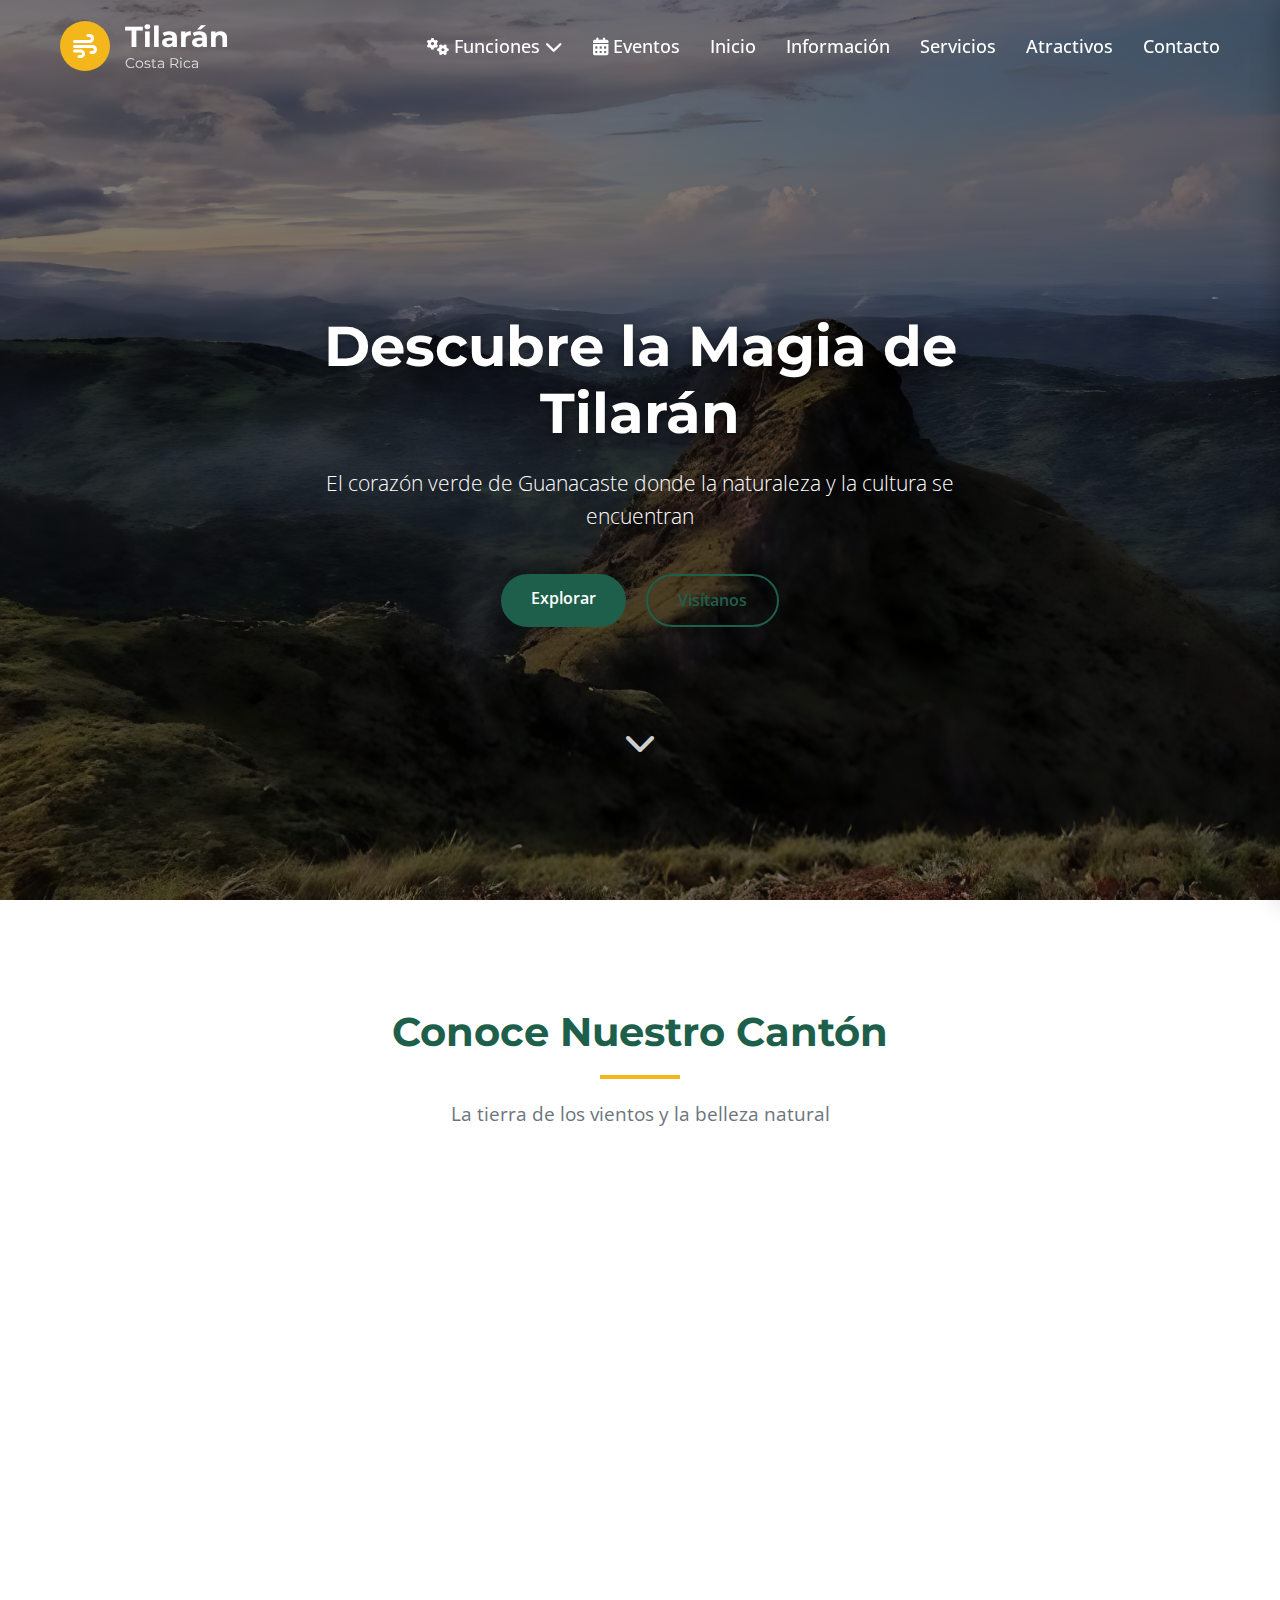
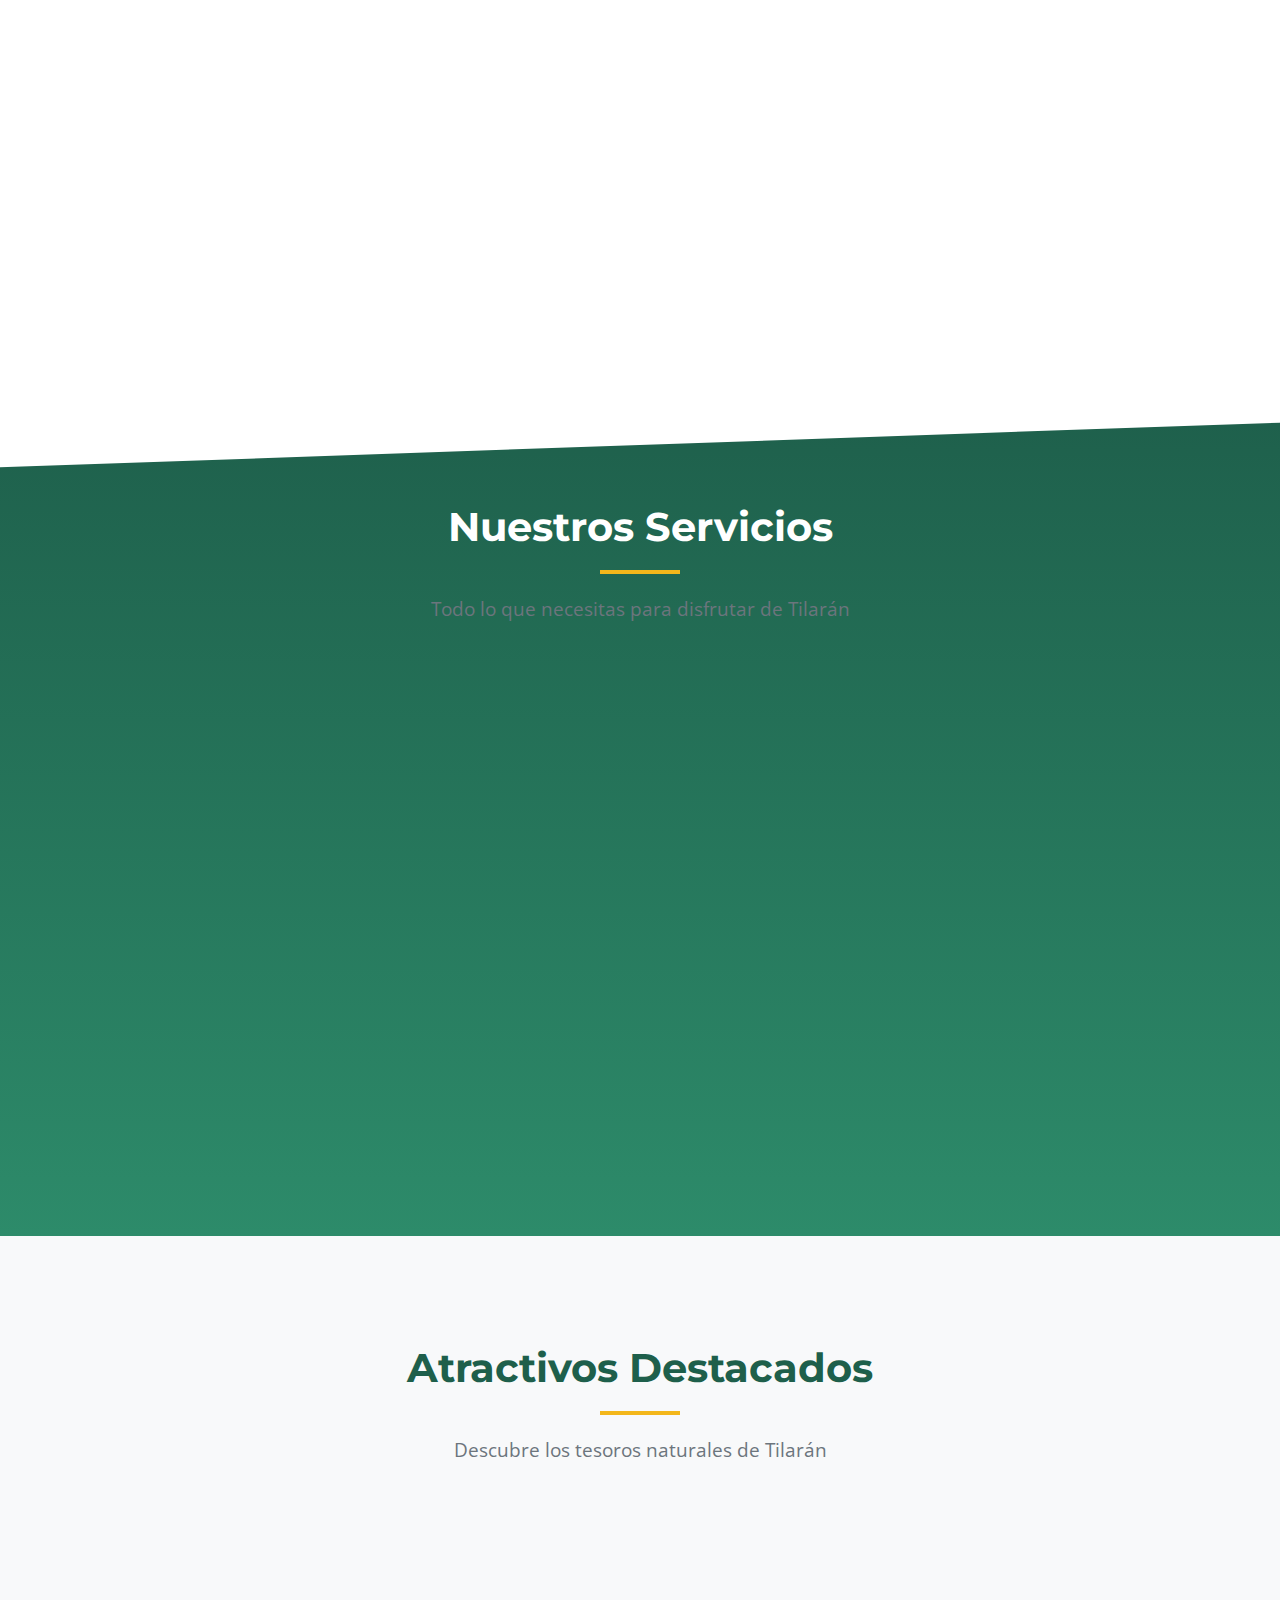
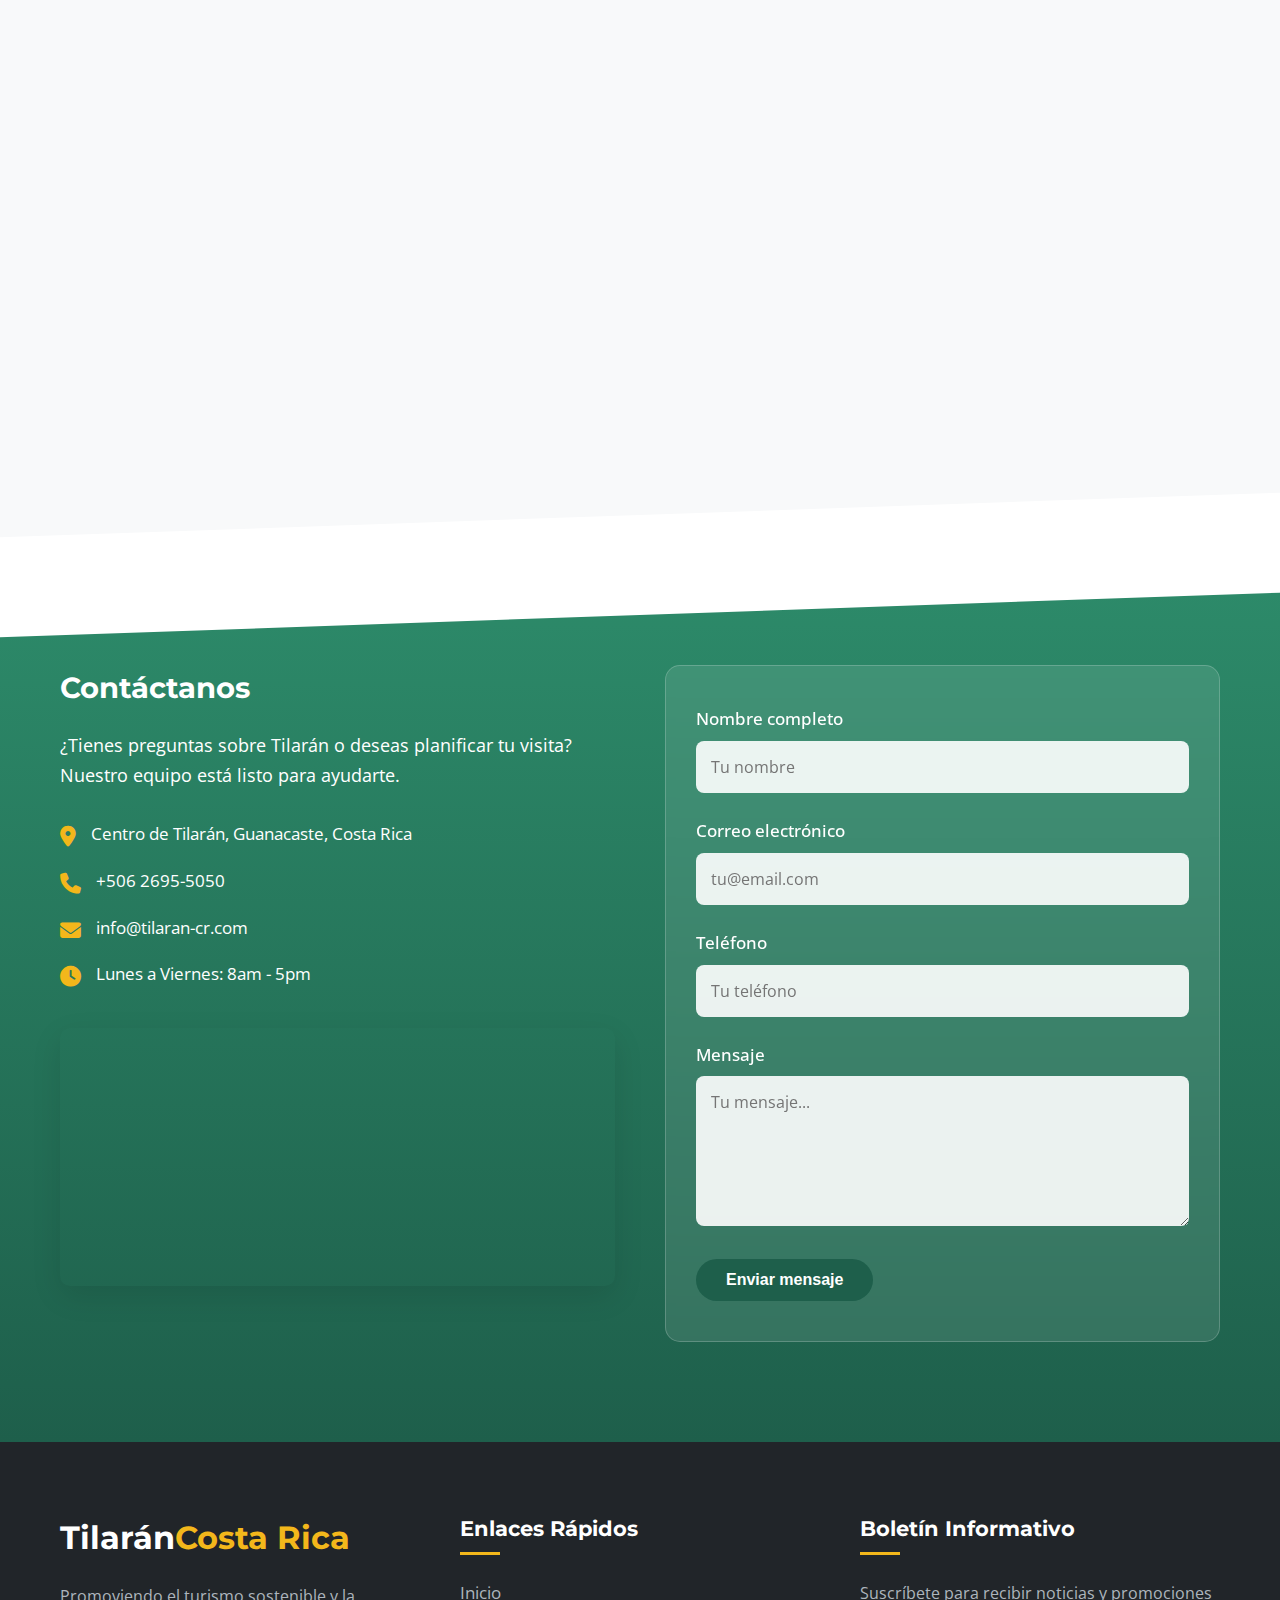
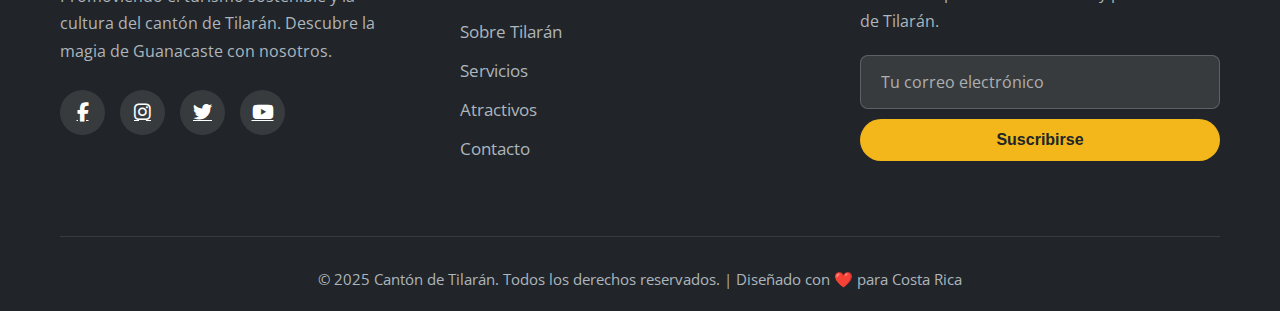
<file: proyecto/index.html>
<!DOCTYPE html>
<html lang="es">
<head>
    <meta charset="UTF-8">
    <meta name="viewport" content="width=device-width, initial-scale=1.0">
    <title>Tilarán - Cantón de Costa Rica</title>
    <link rel="stylesheet" href="styles.css">
    <link rel="stylesheet" href="https://cdnjs.cloudflare.com/ajax/libs/font-awesome/6.4.0/css/all.min.css">
    <link rel="preconnect" href="https://fonts.googleapis.com">
    <link rel="preconnect" href="https://fonts.gstatic.com" crossorigin>
    <link href="https://fonts.googleapis.com/css2?family=Montserrat:wght@400;500;600;700&family=Open+Sans:wght@300;400;600&display=swap" rel="stylesheet">
</head>
<body>

    <header>
        <div class="container nav-container">
            <div class="logo">
                <div class="logo-icon">
                    <i class="fas fa-wind"></i>
                </div>
                <h1>Tilarán<span>Costa Rica</span></h1>
            </div>
            
            <ul class="nav-links">
                <li class="dropdown">
                    <a href="#"><i class="fas fa-cogs"></i> Funciones <i class="fas fa-chevron-down"></i></a>
                    <ul class="dropdown-menu">
                        <li><a href="./ruta-reciclaje/index.html"><i class="fas fa-recycle"></i> Eco Ruta</a></li>
                        <li><a href="#"><i class="fas fa-tools"></i> Reportar Averías</a></li>
                        <li><a href="#"><i class="fas fa-calendar-check"></i> Reservas</a></li>
                        <li><a href="#"><i class="fas fa-map-marked-alt"></i> Guías Interactivas</a></li>
                    </ul>
                </li>
                <li><a href="./eventos/eventos.html"><i class="fas fa-calendar-alt"></i> Eventos</a></li>
                <li><a href="#inicio">Inicio</a></li>
                <li><a href="#informacion">Información</a></li>
                <li><a href="#servicios">Servicios</a></li>
                <li><a href="#atractivos">Atractivos</a></li>
                <li><a href="#contacto">Contacto</a></li>
            </ul>
            
            <div class="menu-toggle">
                <i class="fas fa-bars"></i>
            </div>
        </div>
    </header>
    
    <div class="sidebar">
        <div class="close-sidebar">
            <i class="fas fa-times"></i>
        </div>
        <ul class="sidebar-links">
            <li><a href="#inicio"><i class="fas fa-home"></i> Inicio</a></li>
            <li><a href="#informacion"><i class="fas fa-info-circle"></i> Información</a></li>
            <li><a href="#servicios"><i class="fas fa-concierge-bell"></i> Servicios</a></li>
            <li><a href="#atractivos"><i class="fas fa-mountain"></i> Atractivos</a></li>
            <li><a href="#contacto"><i class="fas fa-envelope"></i> Contacto</a></li>
            <li><a href="./eventos/eventos.html"><i class="fas fa-calendar-alt"></i> Eventos</a></li>
            <li class="sidebar-dropdown">
                <a href="#" class="dropdown-toggle"><i class="fas fa-cogs"></i> Funciones <i class="fas fa-chevron-down"></i></a>
                <ul class="sidebar-submenu">
                    <li><a href="./ruta-reciclaje/index.html"><i class="fas fa-recycle"></i> Eco Ruta</a></li>
                    <li><a href="#"><i class="fas fa-tools"></i> Reportar Averías</a></li>
                    <li><a href="#"><i class="fas fa-calendar-check"></i> Reservas</a></li>
                    <li><a href="#"><i class="fas fa-map-marked-alt"></i> Guías Interactivas</a></li>
                </ul>
            </li>
        </ul>
    </div>
    

    <section id="inicio" class="hero">
        <div class="container hero-content">
            <h1>Descubre la Magia de Tilarán</h1>
            <p>El corazón verde de Guanacaste donde la naturaleza y la cultura se encuentran</p>
            <div class="hero-btns">
                <a href="#informacion" class="btn">Explorar</a>
                <a href="#contacto" class="btn btn-outline">Visítanos</a>
            </div>
            <a href="#informacion" class="scroll-down">
                <i class="fas fa-chevron-down"></i>
            </a>
        </div>
    </section>
    

    <section id="informacion" class="info">
        <div class="container">
            <div class="section-title">
                <h2>Conoce Nuestro Cantón</h2>
                <p>La tierra de los vientos y la belleza natural</p>
            </div>
            
            <div class="info-content">
                <div class="info-text">
                    <h3>Tilarán: Joya de Guanacaste</h3>
                    <p>Situado en la provincia de Guanacaste, Tilarán es un cantón que destaca por su impresionante belleza natural y su rica cultura. Con una altitud promedio de 550 metros sobre el nivel del mar, disfruta de un clima agradable durante todo el año.</p>
                    <p>Fundado en 1923, Tilarán ha crecido manteniendo su esencia tradicional. Su economía se basa en la agricultura, el turismo y la producción de energía eólica, aprovechando los fuertes vientos que caracterizan la zona.</p>
                    <p>El cantón es conocido como la "Ciudad de los Vientos" debido a los constantes vientos alisios que soplan desde el Lago de Arenal, creando condiciones ideales para la práctica de deportes como el windsurf y kiteboarding.</p>
                    <div class="stats">
                        <div class="stat-item">
                            <i class="fas fa-users"></i>
                            <div>
                                <span>19,640</span>
                                <p>Habitantes</p>
                            </div>
                        </div>
                        <div class="stat-item">
                            <i class="fas fa-map"></i>
                            <div>
                                <span>638.39</span>
                                <p>km² Extensión</p>
                            </div>
                        </div>
                        <div class="stat-item">
                            <i class="fas fa-sun"></i>
                            <div>
                                <span>27°C</span>
                                <p>Temperatura promedio</p>
                            </div>
                        </div>
                    </div>
                </div>
                <div class="info-img">
                    <div class="image-frame">
                        <img src="img/joya-guanacaste.jpg" alt="Paisaje de Tilarán">
                    </div>
                </div>
            </div>
        </div>
    </section>
    
    <section id="servicios" class="services">
        <div class="container">
            <div class="section-title">
                <h2>Nuestros Servicios</h2>
                <p>Todo lo que necesitas para disfrutar de Tilarán</p>
            </div>
            
            <div class="services-grid">
                <div class="service-card">
                    <div class="service-icon">
                        <i class="fas fa-map-marked-alt"></i>
                    </div>
                    <h3>Guías Turísticas</h3>
                    <p>Explora los rincones más bellos de Tilarán con nuestros guías expertos en ecoturismo y aventura.</p>
                    <a href="servicios/guias-turisticas.html" class="btn">Saber más <i class="fas fa-arrow-right"></i></a>
                </div>
                
                <div class="service-card">
                    <div class="service-icon">
                        <i class="fas fa-wind"></i>
                    </div>
                    <h3>Deportes de Viento</h3>
                    <p>Vive la emoción del windsurf, kiteboarding y otros deportes acuáticos en el Lago Arenal.</p>
                    <a href="servicios/deportes-viento.html" class="btn">Saber más <i class="fas fa-arrow-right"></i></a>
                </div>
                
                <div class="service-card">
                    <div class="service-icon">
                        <i class="fas fa-utensils"></i>
                    </div>
                    <h3>Gastronomía Local</h3>
                    <p>Descubre los sabores auténticos de Guanacaste con nuestros tours gastronómicos.</p>
                    <a href="servicios/gastronomia.html" class="btn">Saber más <i class="fas fa-arrow-right"></i></a>
                </div>
                
                <div class="service-card">
                    <div class="service-icon">
                        <i class="fas fa-home"></i>
                    </div>
                    <h3>Hospedaje</h3>
                    <p>Encuentra el alojamiento perfecto para tu estadía, desde eco-lodges hasta hoteles boutique.</p>
                    <a href="servicios/hospedaje.html" class="btn">Saber más <i class="fas fa-arrow-right"></i></a>
                </div>
            </div>
        </div>
    </section>

    <section id="atractivos" class="features">
        <div class="container">
            <div class="section-title">
                <h2>Atractivos Destacados</h2>
                <p>Descubre los tesoros naturales de Tilarán</p>
            </div>
            
            <div class="features-grid">
                <div class="feature-card">
                    <div class="feature-img">
                        <img src="img/Lago-arenal.jpg" alt="Lago Arenal">
                    </div>
                    <div class="feature-content">
                        <h3>Lago Arenal</h3>
                        <p>El lago más grande de Costa Rica, famoso por sus deportes acuáticos y vistas panorámicas al Volcán Arenal.</p>
                        <a href="atractivos/lago-arenal.html" class="btn btn-outline">Ver más</a>
                    </div>
                </div>
                
                <div class="feature-card">
                    <div class="feature-img">
                        <img src="img/Parques eolicos.jpg" alt="Parque Eólico">
                    </div>
                    <div class="feature-content">
                        <h3>Parques Eólicos</h3>
                        <p>Descubre cómo Tilarán aprovecha sus fuertes vientos para producir energía renovable y sostenible.</p>
                        <a href="atractivos/parques-eolicos.html" class="btn btn-outline">Ver más</a>
                    </div>
                </div>
                
                <div class="feature-card">
                    <div class="feature-img">
                        <img src="img/Cultura.jpg" alt="Cultura local">
                    </div>
                    <div class="feature-content">
                        <h3>Cultura Sabanera</h3>
                        <p>Conoce las tradiciones, música y gastronomía de los sabaneros guanacastecos.</p>
                        <a href="atractivos/cultura-sabanera.html" class="btn btn-outline">Ver más</a>
                    </div>
                </div>
                
                <div class="feature-card">
                    <div class="feature-img">
                        <img src="img/aventuras.jpg" alt="Aventura">
                    </div>
                    <div class="feature-content">
                        <h3>Aventuras Extremas</h3>
                        <p>Desde canopy hasta rappel, vive experiencias llenas de adrenalina en paisajes impresionantes.</p>
                        <a href="atractivos/aventuras-extremas.html" class="btn btn-outline">Ver más</a>
                    </div>
                </div>
            </div>
        </div>
    </section>
    
    <section id="contacto" class="contact">
        <div class="container contact-container">
            <div class="contact-info">
                <h3>Contáctanos</h3>
                <p>¿Tienes preguntas sobre Tilarán o deseas planificar tu visita? Nuestro equipo está listo para ayudarte.</p>
                
                <div class="contact-details">
                    <div>
                        <i class="fas fa-map-marker-alt"></i>
                        <span>Centro de Tilarán, Guanacaste, Costa Rica</span>
                    </div>
                    <div>
                        <i class="fas fa-phone"></i>
                        <span>+506 2695-5050</span>
                    </div>
                    <div>
                        <i class="fas fa-envelope"></i>
                        <span>info@tilaran-cr.com</span>
                    </div>
                    <div>
                        <i class="fas fa-clock"></i>
                        <span>Lunes a Viernes: 8am - 5pm</span>
                    </div>
                </div>
                
                <div class="map">
                    <iframe src="https://www.google.com/maps/embed?pb=!1m18!1m12!1m3!1d3929.261135495138!2d-84.9675882237571!3d10.03222267397377!2m3!1f0!2f0!3f0!3m2!1i1024!2i768!4f13.1!3m3!1m2!1s0x8f9f5e3a1e2a5a1f%3A0x1c1d1d1d1d1d1d1d!2sTilar%C3%A1n%2C%20Guanacaste!5e0!3m2!1sen!2scr!4v1687856000000!5m2!1sen!2scr" width="100%" height="250" style="border:0; border-radius: 10px;" allowfullscreen="" loading="lazy"></iframe>
                </div>
            </div>
            
            <div class="contact-form">
                <form>
                    <div class="form-group">
                        <label for="name">Nombre completo</label>
                        <input type="text" id="name" class="form-control" placeholder="Tu nombre" required>
                    </div>
                    <div class="form-group">
                        <label for="email">Correo electrónico</label>
                        <input type="email" id="email" class="form-control" placeholder="tu@email.com" required>
                    </div>
                    <div class="form-group">
                        <label for="phone">Teléfono</label>
                        <input type="tel" id="phone" class="form-control" placeholder="Tu teléfono">
                    </div>
                    <div class="form-group">
                        <label for="message">Mensaje</label>
                        <textarea id="message" class="form-control" placeholder="Tu mensaje..." rows="5" required></textarea>
                    </div>
                    <button type="submit" class="btn">Enviar mensaje</button>
                </form>
            </div>
        </div>
    </section>

    <footer>
        <div class="container">
            <div class="footer-content">
                <div class="footer-about">
                    <div class="footer-logo">Tilarán<span>Costa Rica</span></div>
                    <p>Promoviendo el turismo sostenible y la cultura del cantón de Tilarán. Descubre la magia de Guanacaste con nosotros.</p>
                    <div class="social-icons">
                        <a href="#"><i class="fab fa-facebook-f"></i></a>
                        <a href="#"><i class="fab fa-instagram"></i></a>
                        <a href="#"><i class="fab fa-twitter"></i></a>
                        <a href="#"><i class="fab fa-youtube"></i></a>
                    </div>
                </div>
                
                <div class="footer-links">
                    <h4>Enlaces Rápidos</h4>
                    <ul>
                        <li><a href="#inicio">Inicio</a></li>
                        <li><a href="#informacion">Sobre Tilarán</a></li>
                        <li><a href="#servicios">Servicios</a></li>
                        <li><a href="#atractivos">Atractivos</a></li>
                        <li><a href="#contacto">Contacto</a></li>
                    </ul>
                </div>
                
                <div class="footer-newsletter">
                    <h4>Boletín Informativo</h4>
                    <p>Suscríbete para recibir noticias y promociones de Tilarán.</p>
                    <form>
                        <div class="form-group">
                            <input type="email" class="form-control" placeholder="Tu correo electrónico" required>
                            <button type="submit" class="btn">Suscribirse</button>
                        </div>
                    </form>
                </div>
            </div>
            
            <div class="copyright">
                <p>&copy; 2025 Cantón de Tilarán. Todos los derechos reservados. | Diseñado con ❤️ para Costa Rica</p>
            </div>
        </div>
    </footer>
    <script src="code.js"></script>
</body>
</html>
</file>
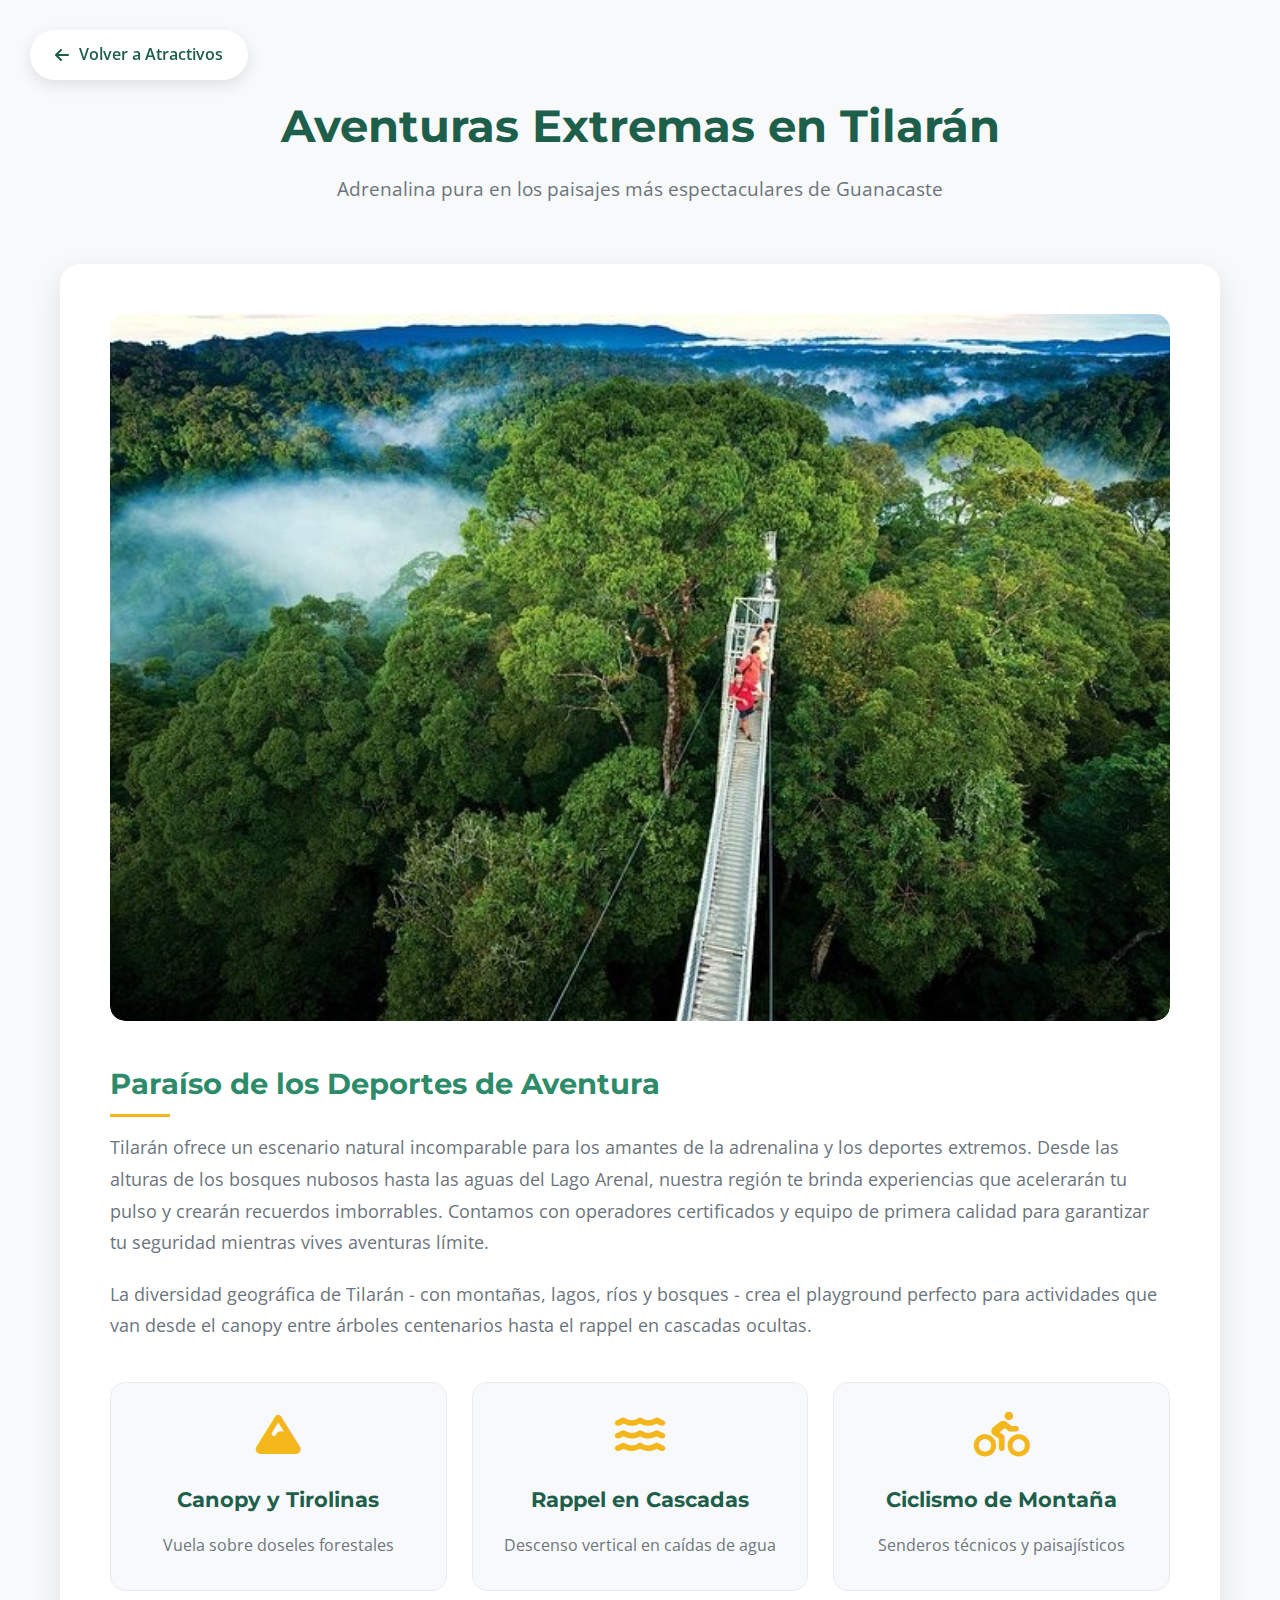
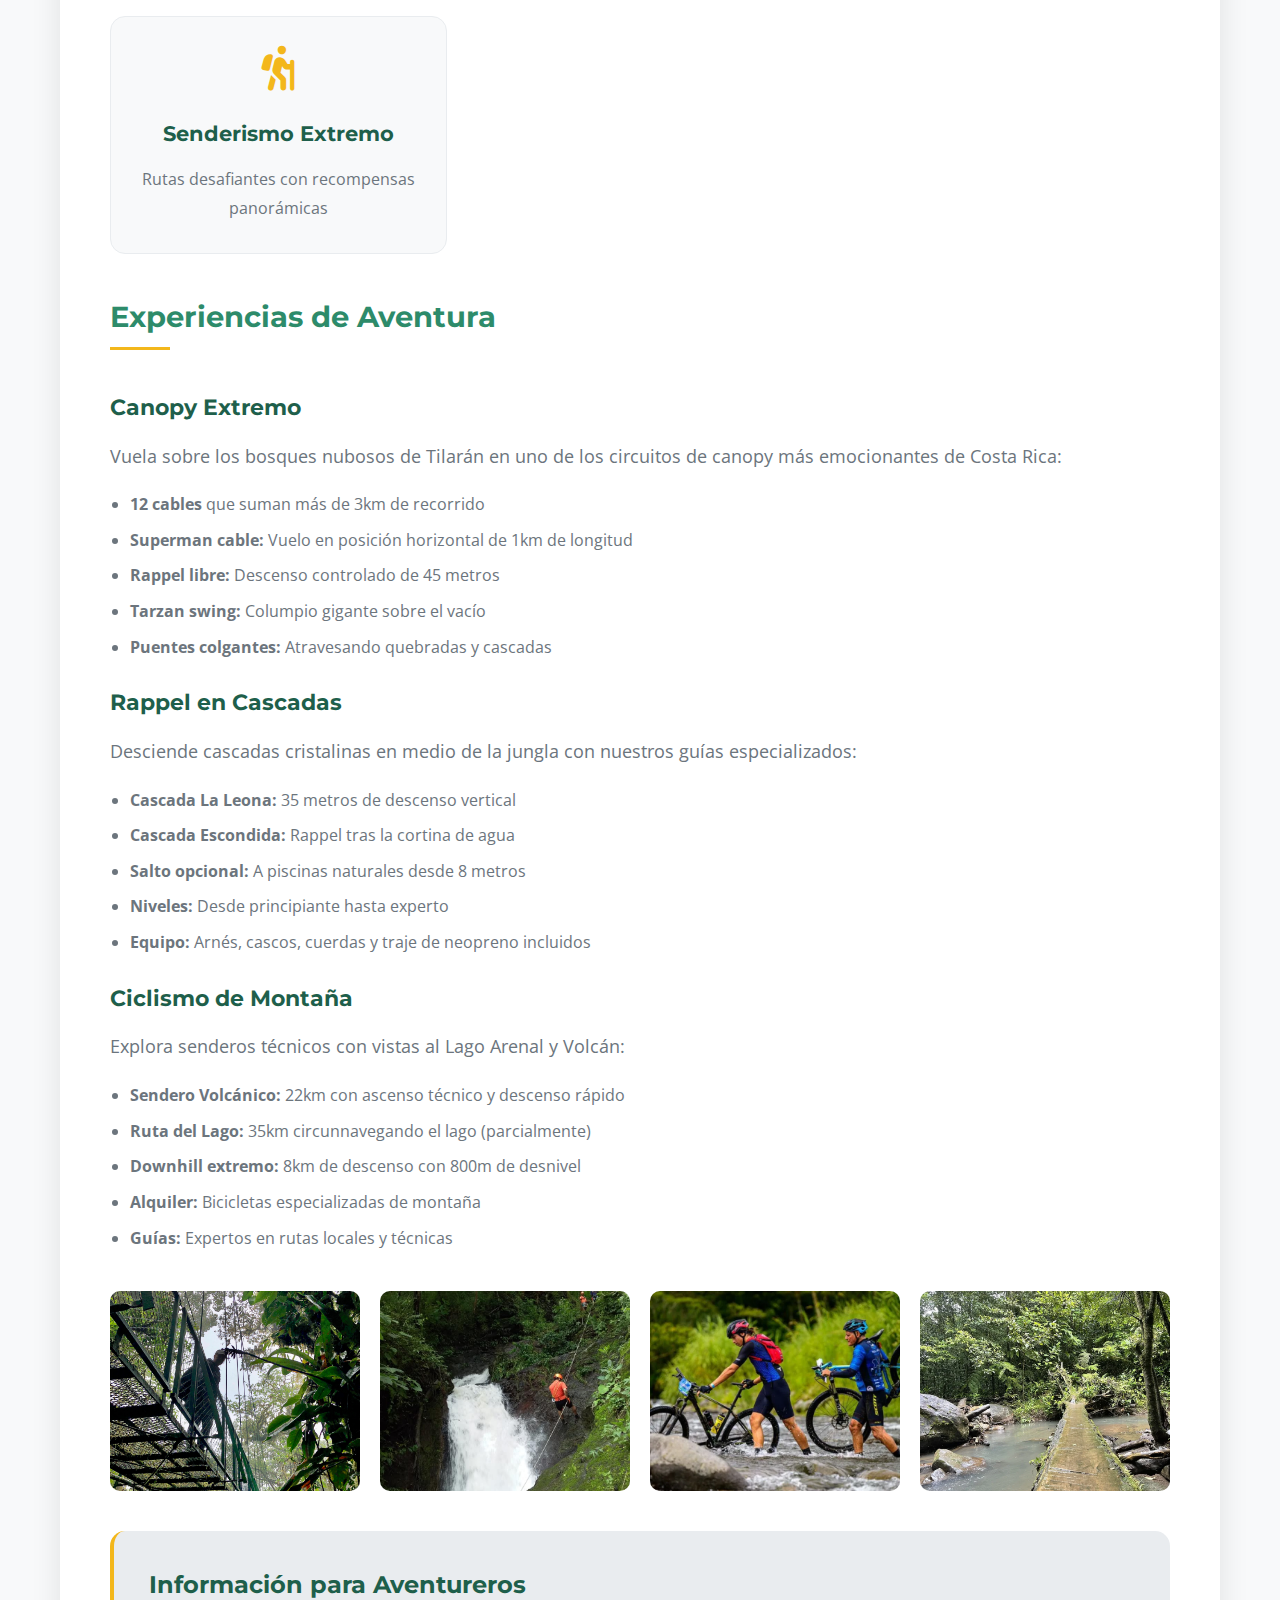
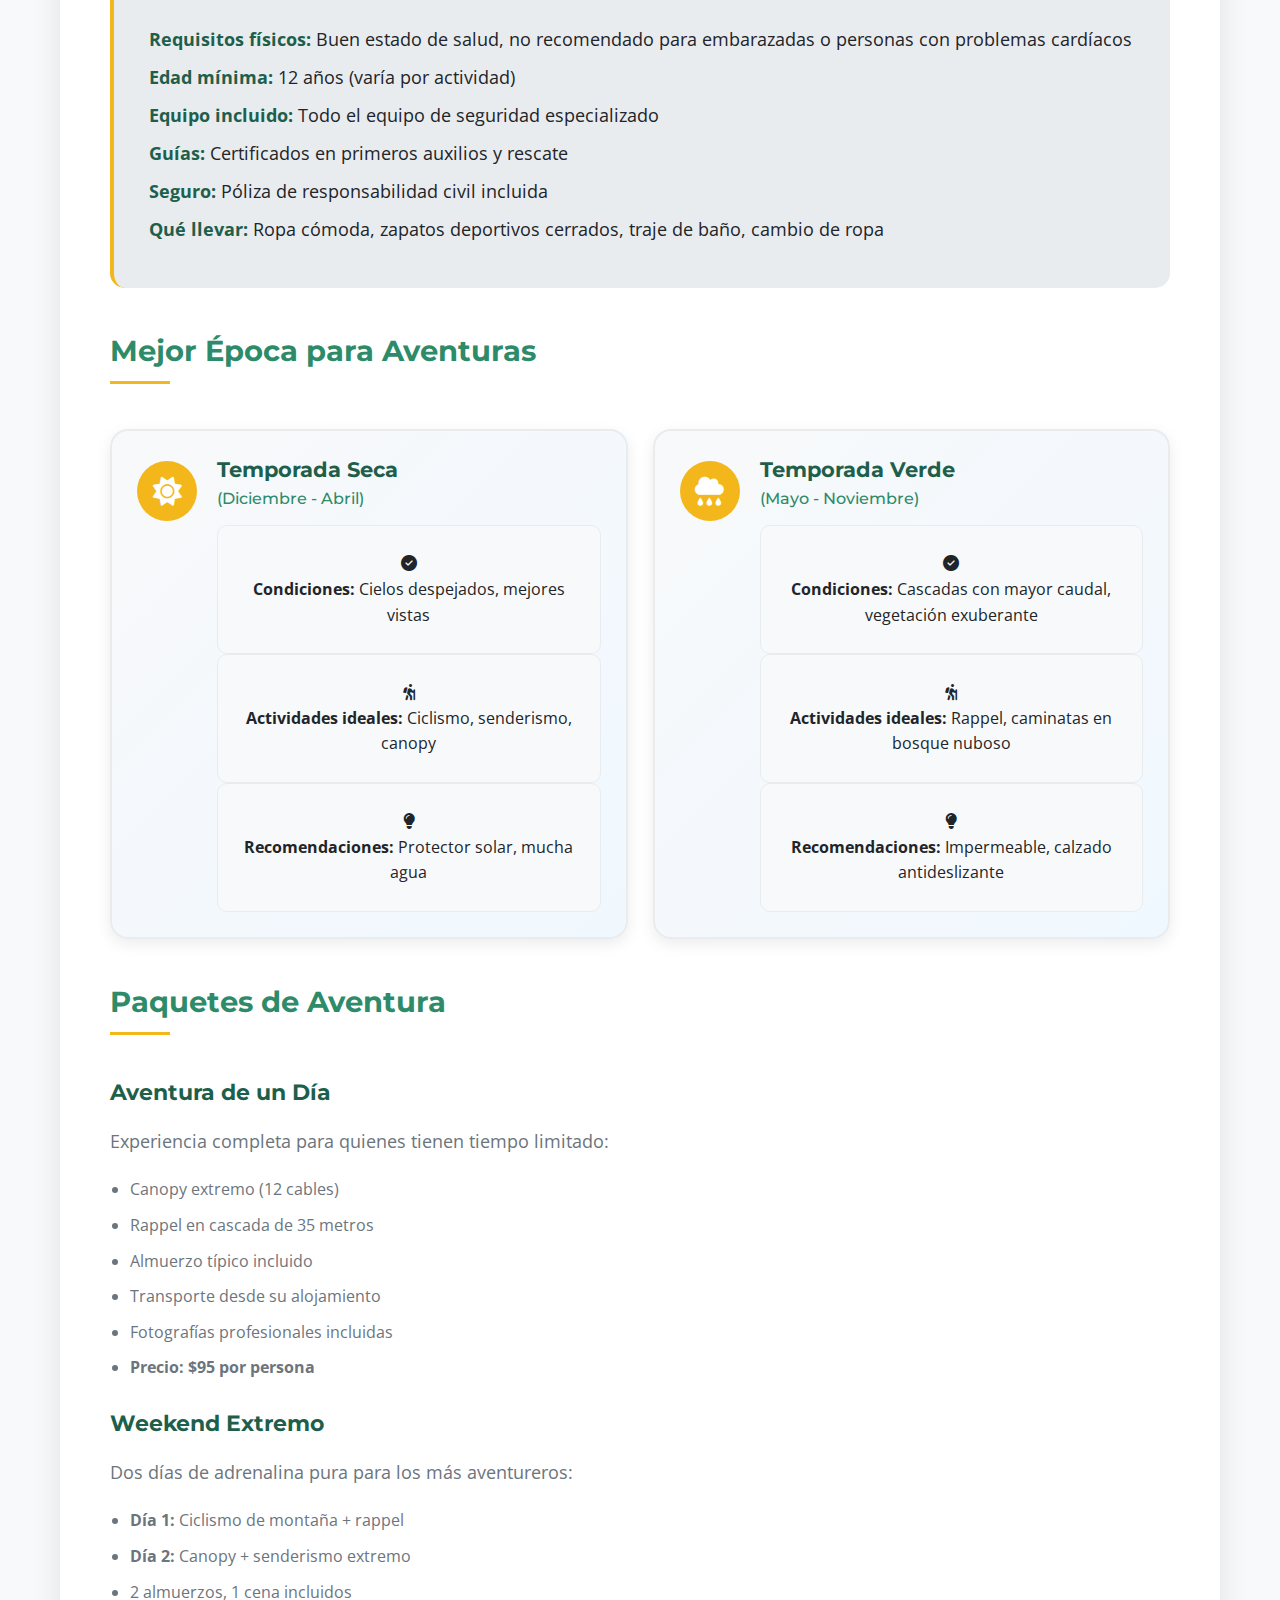
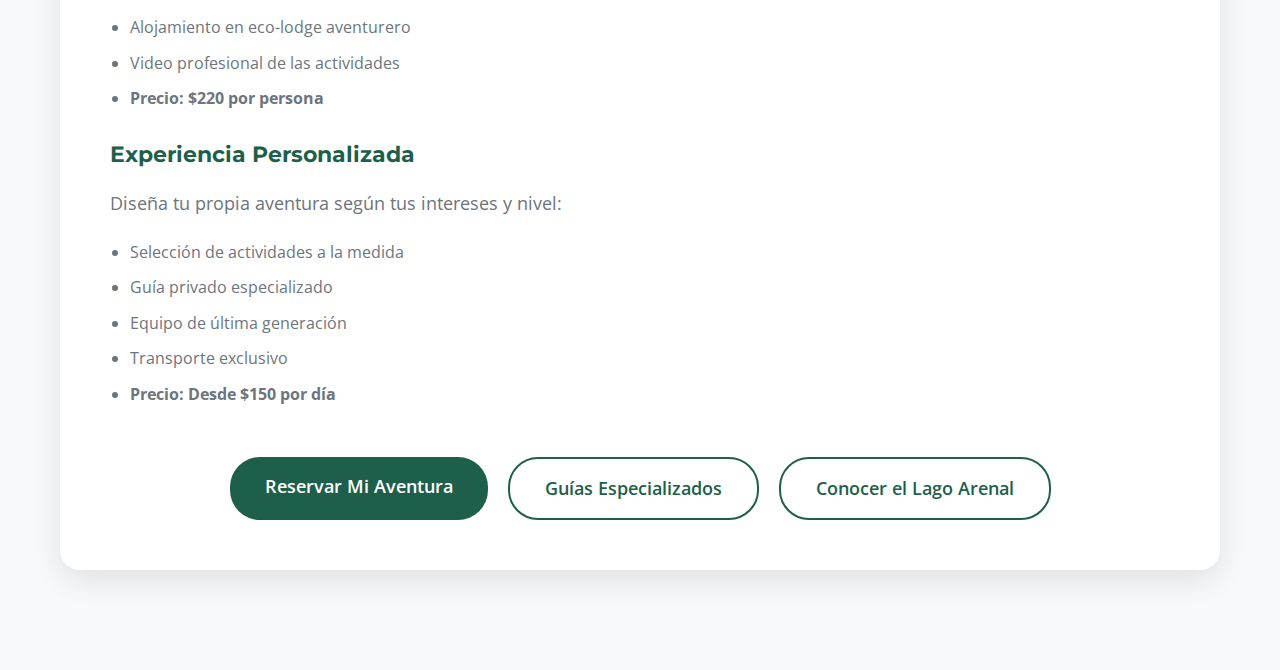
<file: proyecto/atractivos/aventuras-extremas.html>
<!DOCTYPE html>
<html lang="es">
<head>
    <meta charset="UTF-8">
    <meta name="viewport" content="width=device-width, initial-scale=1.0">
    <title>Aventuras Extremas - Tilarán</title>
    <link rel="stylesheet" href="https://cdnjs.cloudflare.com/ajax/libs/font-awesome/6.4.0/css/all.min.css">
    <link rel="preconnect" href="https://fonts.googleapis.com">
    <link rel="preconnect" href="https://fonts.gstatic.com" crossorigin>
    <link href="https://fonts.googleapis.com/css2?family=Montserrat:wght@400;500;600;700&family=Open+Sans:wght@300;400;600&display=swap" rel="stylesheet">
    <link rel="stylesheet" href="../styles.css">
    <link rel="stylesheet" href="styles/atractivos.css">
</head>
<body>
    <div class="back-button">
        <a href="../index.html#atractivos">
            <i class="fas fa-arrow-left"></i> Volver a Atractivos
        </a>
    </div>

    <section class="attraction-detail">
        <div class="attraction-container">
            <div class="attraction-header">
                <h1>Aventuras Extremas en Tilarán</h1>
                <p>Adrenalina pura en los paisajes más espectaculares de Guanacaste</p>
            </div>

            <div class="attraction-content">
                <div class="attraction-hero">
                    <img src="../img/aventuras.jpg" alt="Aventuras extremas en Tilarán">
                </div>

                <div class="attraction-info">
                    <h2>Paraíso de los Deportes de Aventura</h2>
                    <p>Tilarán ofrece un escenario natural incomparable para los amantes de la adrenalina y los deportes extremos. Desde las alturas de los bosques nubosos hasta las aguas del Lago Arenal, nuestra región te brinda experiencias que acelerarán tu pulso y crearán recuerdos imborrables. Contamos con operadores certificados y equipo de primera calidad para garantizar tu seguridad mientras vives aventuras límite.</p>
                    
                    <p>La diversidad geográfica de Tilarán - con montañas, lagos, ríos y bosques - crea el playground perfecto para actividades que van desde el canopy entre árboles centenarios hasta el rappel en cascadas ocultas.</p>
                    
                    <div class="attraction-features">
                        <div class="attraction-item">
                            <i class="fas fa-mountain"></i>
                            <h3>Canopy y Tirolinas</h3>
                            <p>Vuela sobre doseles forestales</p>
                        </div>
                        <div class="attraction-item">
                            <i class="fas fa-water"></i>
                            <h3>Rappel en Cascadas</h3>
                            <p>Descenso vertical en caídas de agua</p>
                        </div>
                        <div class="attraction-item">
                            <i class="fas fa-biking"></i>
                            <h3>Ciclismo de Montaña</h3>
                            <p>Senderos técnicos y paisajísticos</p>
                        </div>
                        <div class="attraction-item">
                            <i class="fas fa-hiking"></i>
                            <h3>Senderismo Extremo</h3>
                            <p>Rutas desafiantes con recompensas panorámicas</p>
                        </div>
                    </div>
                </div>

                <div class="attraction-info">
                    <h2>Experiencias de Aventura</h2>
                    
                    <h3>Canopy Extremo</h3>
                    <p>Vuela sobre los bosques nubosos de Tilarán en uno de los circuitos de canopy más emocionantes de Costa Rica:</p>
                    <ul>
                        <li><strong>12 cables</strong> que suman más de 3km de recorrido</li>
                        <li><strong>Superman cable:</strong> Vuelo en posición horizontal de 1km de longitud</li>
                        <li><strong>Rappel libre:</strong> Descenso controlado de 45 metros</li>
                        <li><strong>Tarzan swing:</strong> Columpio gigante sobre el vacío</li>
                        <li><strong>Puentes colgantes:</strong> Atravesando quebradas y cascadas</li>
                    </ul>
                    
                    <h3>Rappel en Cascadas</h3>
                    <p>Desciende cascadas cristalinas en medio de la jungla con nuestros guías especializados:</p>
                    <ul>
                        <li><strong>Cascada La Leona:</strong> 35 metros de descenso vertical</li>
                        <li><strong>Cascada Escondida:</strong> Rappel tras la cortina de agua</li>
                        <li><strong>Salto opcional:</strong> A piscinas naturales desde 8 metros</li>
                        <li><strong>Niveles:</strong> Desde principiante hasta experto</li>
                        <li><strong>Equipo:</strong> Arnés, cascos, cuerdas y traje de neopreno incluidos</li>
                    </ul>
                    
                    <h3>Ciclismo de Montaña</h3>
                    <p>Explora senderos técnicos con vistas al Lago Arenal y Volcán:</p>
                    <ul>
                        <li><strong>Sendero Volcánico:</strong> 22km con ascenso técnico y descenso rápido</li>
                        <li><strong>Ruta del Lago:</strong> 35km circunnavegando el lago (parcialmente)</li>
                        <li><strong>Downhill extremo:</strong> 8km de descenso con 800m de desnivel</li>
                        <li><strong>Alquiler:</strong> Bicicletas especializadas de montaña</li>
                        <li><strong>Guías:</strong> Expertos en rutas locales y técnicas</li>
                    </ul>
                </div>

                <div class="attraction-gallery">
                    <div class="gallery-item">
                        <img src="../img/canopy.jpg" alt="Canopy extremo en Tilarán">
                    </div>
                    <div class="gallery-item">
                        <img src="../img/rappel.jpg" alt="Rappel en cascadas">
                    </div>
                    <div class="gallery-item">
                        <img src="../img/ciclismo.jpg" alt="Ciclismo de montaña">
                    </div>
                    <div class="gallery-item">
                        <img src="../img/senderismo.jpg" alt="Senderismo extremo">
                    </div>
                </div>

                <div class="practical-info">
                    <h3>Información para Aventureros</h3>
                    <p><strong>Requisitos físicos:</strong> Buen estado de salud, no recomendado para embarazadas o personas con problemas cardíacos</p>
                    <p><strong>Edad mínima:</strong> 12 años (varía por actividad)</p>
                    <p><strong>Equipo incluido:</strong> Todo el equipo de seguridad especializado</p>
                    <p><strong>Guías:</strong> Certificados en primeros auxilios y rescate</p>
                    <p><strong>Seguro:</strong> Póliza de responsabilidad civil incluida</p>
                    <p><strong>Qué llevar:</strong> Ropa cómoda, zapatos deportivos cerrados, traje de baño, cambio de ropa</p>
                </div>

                <div class="attraction-info">
                    <h2>Mejor Época para Aventuras</h2>
                    <div class="seasons-adventure">
                        <div class="season-card adventure">
                            <div class="season-icon">
                                <i class="fas fa-sun"></i>
                            </div>
                            <div class="season-details">
                                <h4>Temporada Seca<br><span>(Diciembre - Abril)</span></h4>
                                <div class="season-info">
                                    <div class="season-item">
                                        <i class="fas fa-check-circle"></i>
                                        <div>
                                            <strong>Condiciones:</strong> Cielos despejados, mejores vistas
                                        </div>
                                    </div>
                                    <div class="season-item">
                                        <i class="fas fa-hiking"></i>
                                        <div>
                                            <strong>Actividades ideales:</strong> Ciclismo, senderismo, canopy
                                        </div>
                                    </div>
                                    <div class="season-item">
                                        <i class="fas fa-lightbulb"></i>
                                        <div>
                                            <strong>Recomendaciones:</strong> Protector solar, mucha agua
                                        </div>
                                    </div>
                                </div>
                            </div>
                        </div>
                        
                        <div class="season-card adventure">
                            <div class="season-icon">
                                <i class="fas fa-cloud-rain"></i>
                            </div>
                            <div class="season-details">
                                <h4>Temporada Verde<br><span>(Mayo - Noviembre)</span></h4>
                                <div class="season-info">
                                    <div class="season-item">
                                        <i class="fas fa-check-circle"></i>
                                        <div>
                                            <strong>Condiciones:</strong> Cascadas con mayor caudal, vegetación exuberante
                                        </div>
                                    </div>
                                    <div class="season-item">
                                        <i class="fas fa-hiking"></i>
                                        <div>
                                            <strong>Actividades ideales:</strong> Rappel, caminatas en bosque nuboso
                                        </div>
                                    </div>
                                    <div class="season-item">
                                        <i class="fas fa-lightbulb"></i>
                                        <div>
                                            <strong>Recomendaciones:</strong> Impermeable, calzado antideslizante
                                        </div>
                                    </div>
                                </div>
                            </div>
                        </div>
                    </div>
                </div>

                <div class="attraction-info">
                    <h2>Paquetes de Aventura</h2>
                    
                    <h3>Aventura de un Día</h3>
                    <p>Experiencia completa para quienes tienen tiempo limitado:</p>
                    <ul>
                        <li>Canopy extremo (12 cables)</li>
                        <li>Rappel en cascada de 35 metros</li>
                        <li>Almuerzo típico incluido</li>
                        <li>Transporte desde su alojamiento</li>
                        <li>Fotografías profesionales incluidas</li>
                        <li><strong>Precio: $95 por persona</strong></li>
                    </ul>
                    
                    <h3>Weekend Extremo</h3>
                    <p>Dos días de adrenalina pura para los más aventureros:</p>
                    <ul>
                        <li><strong>Día 1:</strong> Ciclismo de montaña + rappel</li>
                        <li><strong>Día 2:</strong> Canopy + senderismo extremo</li>
                        <li>2 almuerzos, 1 cena incluidos</li>
                        <li>Alojamiento en eco-lodge aventurero</li>
                        <li>Video profesional de las actividades</li>
                        <li><strong>Precio: $220 por persona</strong></li>
                    </ul>
                    
                    <h3>Experiencia Personalizada</h3>
                    <p>Diseña tu propia aventura según tus intereses y nivel:</p>
                    <ul>
                        <li>Selección de actividades a la medida</li>
                        <li>Guía privado especializado</li>
                        <li>Equipo de última generación</li>
                        <li>Transporte exclusivo</li>
                        <li><strong>Precio: Desde $150 por día</strong></li>
                    </ul>
                </div>

                <div class="cta-buttons">
                    <a href="../index.html#contacto" class="btn">Reservar Mi Aventura</a>
                    <a href="../servicios/guias-turisticas.html" class="btn btn-outline">Guías Especializados</a>
                    <a href="../atractivos/lago-arenal.html" class="btn btn-outline">Conocer el Lago Arenal</a>
                </div>
            </div>
        </div>
    </section>

</body>
</html>
</file>
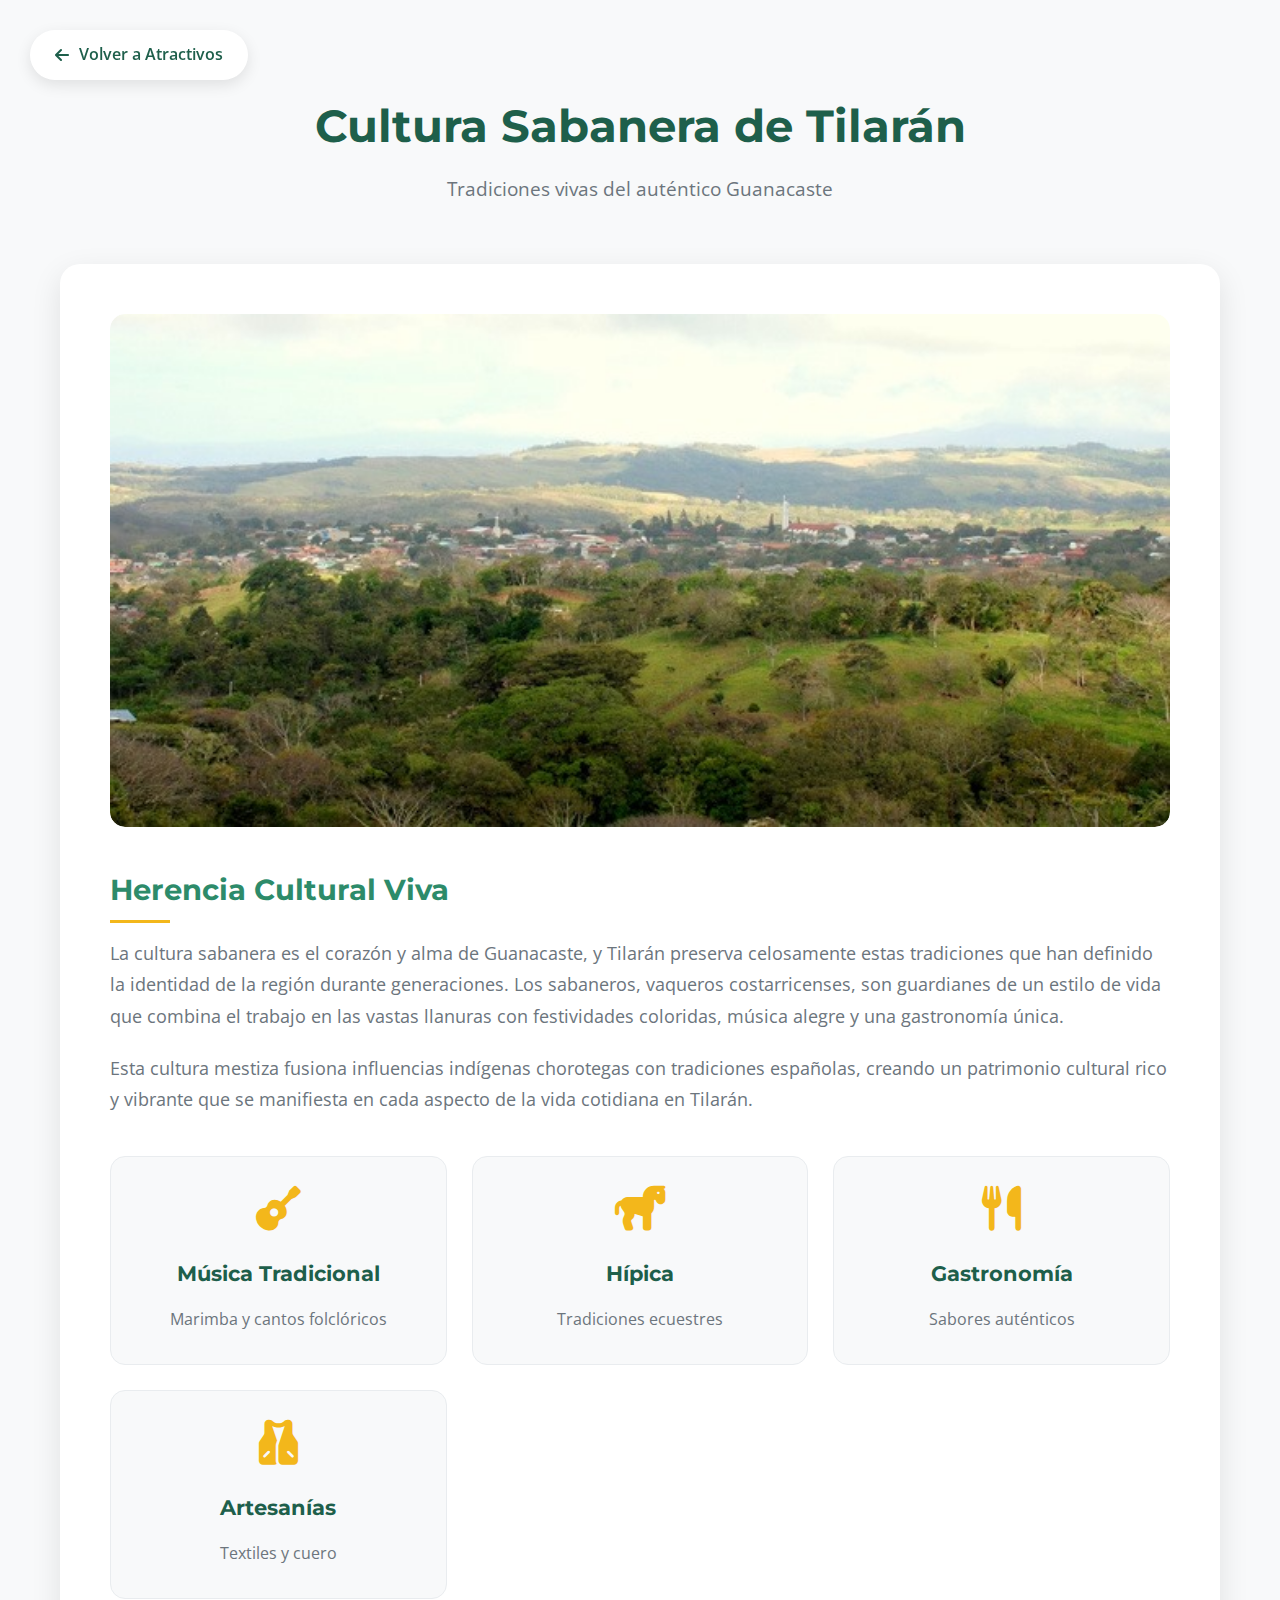
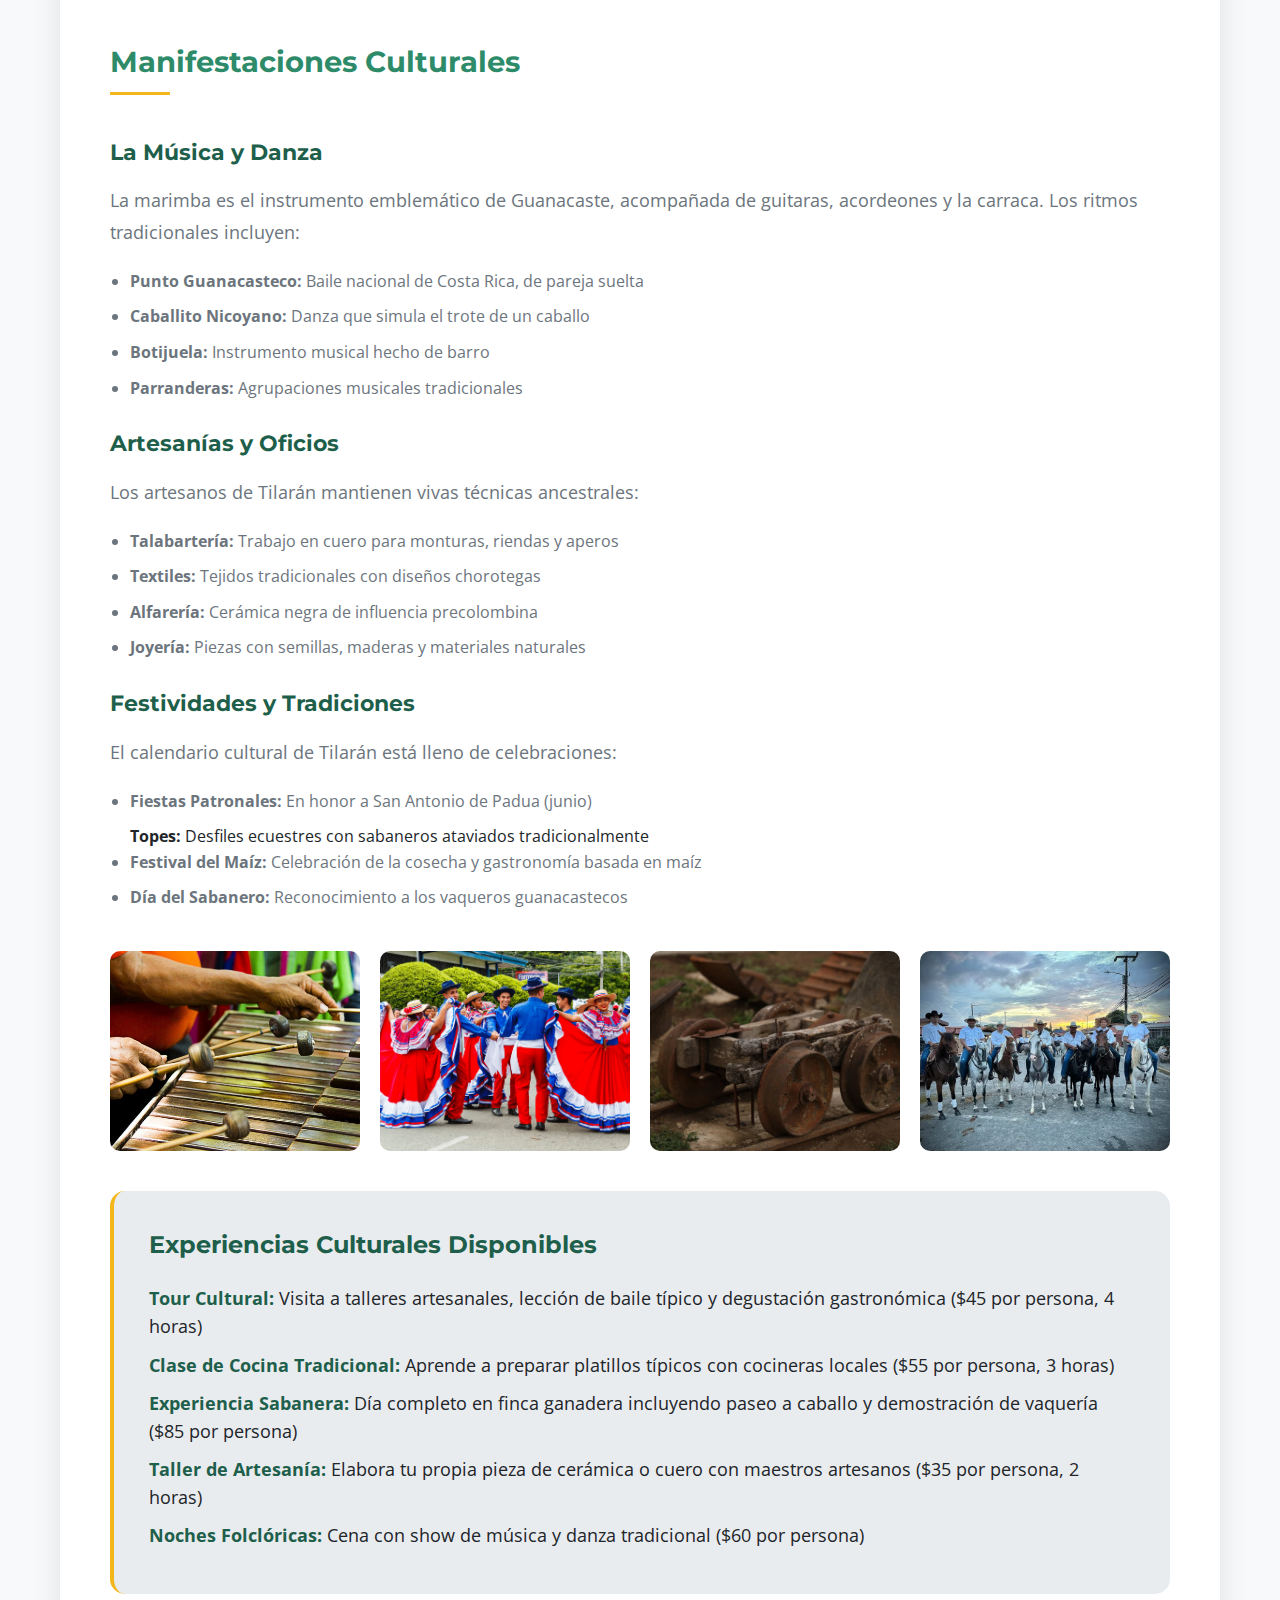
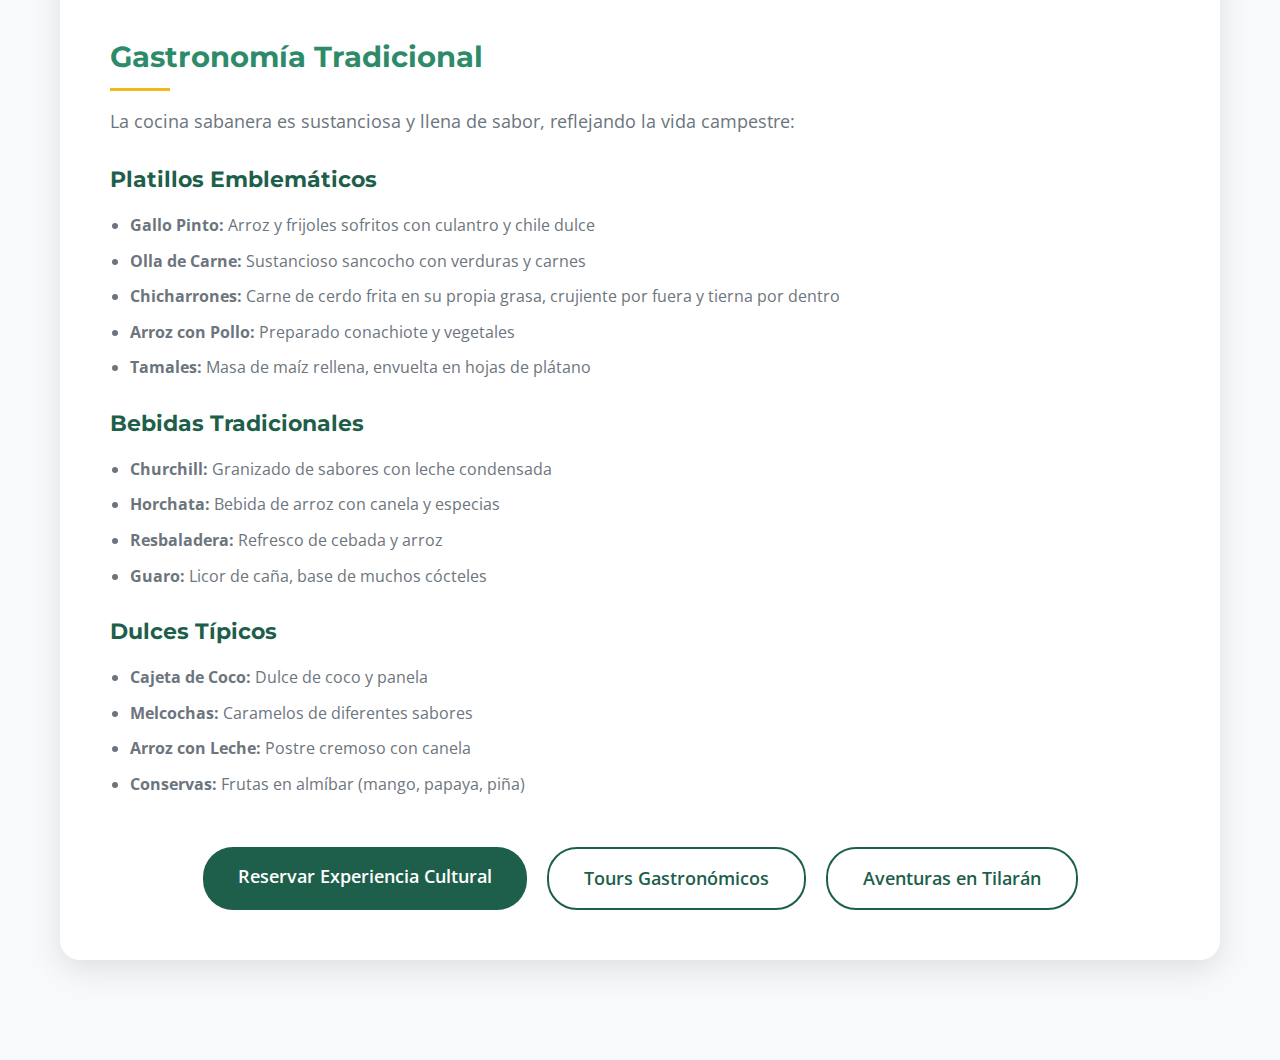
<file: proyecto/atractivos/cultura-sabanera.html>
<!DOCTYPE html>
<html lang="es">
<head>
    <meta charset="UTF-8">
    <meta name="viewport" content="width=device-width, initial-scale=1.0">
    <title>Cultura Sabanera - Tilarán</title>
    <link rel="stylesheet" href="https://cdnjs.cloudflare.com/ajax/libs/font-awesome/6.4.0/css/all.min.css">
    <link rel="preconnect" href="https://fonts.googleapis.com">
    <link rel="preconnect" href="https://fonts.gstatic.com" crossorigin>
    <link href="https://fonts.googleapis.com/css2?family=Montserrat:wght@400;500;600;700&family=Open+Sans:wght@300;400;600&display=swap" rel="stylesheet">
    <link rel="stylesheet" href="../styles.css">
    <link rel="stylesheet" href="styles/atractivos.css">
</head>
<body>
    <div class="back-button">
        <a href="../index.html">
            <i class="fas fa-arrow-left"></i> Volver a Atractivos
        </a>
    </div>

    <section class="attraction-detail">
        <div class="attraction-container">
            <div class="attraction-header">
                <h1>Cultura Sabanera de Tilarán</h1>
                <p>Tradiciones vivas del auténtico Guanacaste</p>
            </div>

            <div class="attraction-content">
                <div class="attraction-hero">
                    <img src="../img/Cultura.jpg" alt="Cultura Sabanera en Tilarán">
                </div>

                <div class="attraction-info">
                    <h2>Herencia Cultural Viva</h2>
                    <p>La cultura sabanera es el corazón y alma de Guanacaste, y Tilarán preserva celosamente estas tradiciones que han definido la identidad de la región durante generaciones. Los sabaneros, vaqueros costarricenses, son guardianes de un estilo de vida que combina el trabajo en las vastas llanuras con festividades coloridas, música alegre y una gastronomía única.</p>
                    
                    <p>Esta cultura mestiza fusiona influencias indígenas chorotegas con tradiciones españolas, creando un patrimonio cultural rico y vibrante que se manifiesta en cada aspecto de la vida cotidiana en Tilarán.</p>
                    
                    <div class="attraction-features">
                        <div class="attraction-item">
                            <i class="fas fa-guitar"></i>
                            <h3>Música Tradicional</h3>
                            <p>Marimba y cantos folclóricos</p>
                        </div>
                        <div class="attraction-item">
                            <i class="fas fa-horse"></i>
                            <h3>Hípica</h3>
                            <p>Tradiciones ecuestres</p>
                        </div>
                        <div class="attraction-item">
                            <i class="fas fa-utensils"></i>
                            <h3>Gastronomía</h3>
                            <p>Sabores auténticos</p>
                        </div>
                        <div class="attraction-item">
                            <i class="fas fa-vest"></i>
                            <h3>Artesanías</h3>
                            <p>Textiles y cuero</p>
                        </div>
                    </div>
                </div>

                <div class="attraction-info">
                    <h2>Manifestaciones Culturales</h2>
                    
                    <h3>La Música y Danza</h3>
                    <p>La marimba es el instrumento emblemático de Guanacaste, acompañada de guitaras, acordeones y la carraca. Los ritmos tradicionales incluyen:</p>
                    <ul>
                        <li><strong>Punto Guanacasteco:</strong> Baile nacional de Costa Rica, de pareja suelta</li>
                        <li><strong>Caballito Nicoyano:</strong> Danza que simula el trote de un caballo</li>
                        <li><strong>Botijuela:</strong> Instrumento musical hecho de barro</li>
                        <li><strong>Parranderas:</strong> Agrupaciones musicales tradicionales</li>
                    </ul>
                    
                    <h3>Artesanías y Oficios</h3>
                    <p>Los artesanos de Tilarán mantienen vivas técnicas ancestrales:</p>
                    <ul>
                        <li><strong>Talabartería:</strong> Trabajo en cuero para monturas, riendas y aperos</li>
                        <li><strong>Textiles:</strong> Tejidos tradicionales con diseños chorotegas</li>
                        <li><strong>Alfarería:</strong> Cerámica negra de influencia precolombina</li>
                        <li><strong>Joyería:</strong> Piezas con semillas, maderas y materiales naturales</li>
                    </ul>
                    
                    <h3>Festividades y Tradiciones</h3>
                    <p>El calendario cultural de Tilarán está lleno de celebraciones:</p>
                    <ul>
                        <li><strong>Fiestas Patronales:</strong> En honor a San Antonio de Padua (junio)</li>
                        <strong>Topes:</strong> Desfiles ecuestres con sabaneros ataviados tradicionalmente</li>
                        <li><strong>Festival del Maíz:</strong> Celebración de la cosecha y gastronomía basada en maíz</li>
                        <li><strong>Día del Sabanero:</strong> Reconocimiento a los vaqueros guanacastecos</li>
                    </ul>
                </div>

                <div class="attraction-gallery">
                    <div class="gallery-item">
                        <img src="../img/marimba.jpg" alt="Música de marimba tradicional">
                    </div>
                    <div class="gallery-item">
                        <img src="../img/baile-tipico.jpg" alt="Baile típico guanacasteco">
                    </div>
                    <div class="gallery-item">
                        <img src="../img/artesania.jpg" alt="Artesanías locales">
                    </div>
                    <div class="gallery-item">
                        <img src="../img/tope.jpg" alt="Tope o desfile ecuestre">
                    </div>
                </div>

                <div class="practical-info">
                    <h3>Experiencias Culturales Disponibles</h3>
                    <p><strong>Tour Cultural:</strong> Visita a talleres artesanales, lección de baile típico y degustación gastronómica ($45 por persona, 4 horas)</p>
                    <p><strong>Clase de Cocina Tradicional:</strong> Aprende a preparar platillos típicos con cocineras locales ($55 por persona, 3 horas)</p>
                    <p><strong>Experiencia Sabanera:</strong> Día completo en finca ganadera incluyendo paseo a caballo y demostración de vaquería ($85 por persona)</p>
                    <p><strong>Taller de Artesanía:</strong> Elabora tu propia pieza de cerámica o cuero con maestros artesanos ($35 por persona, 2 horas)</p>
                    <p><strong>Noches Folclóricas:</strong> Cena con show de música y danza tradicional ($60 por persona)</p>
                </div>

                <div class="attraction-info">
                    <h2>Gastronomía Tradicional</h2>
                    
                    <p>La cocina sabanera es sustanciosa y llena de sabor, reflejando la vida campestre:</p>
                    
                    <h3>Platillos Emblemáticos</h3>
                    <ul>
                        <li><strong>Gallo Pinto:</strong> Arroz y frijoles sofritos con culantro y chile dulce</li>
                        <li><strong>Olla de Carne:</strong> Sustancioso sancocho con verduras y carnes</li>
                        <li><strong>Chicharrones:</strong> Carne de cerdo frita en su propia grasa, crujiente por fuera y tierna por dentro</li>
                        <li><strong>Arroz con Pollo:</strong> Preparado conachiote y vegetales</li>
                        <li><strong>Tamales:</strong> Masa de maíz rellena, envuelta en hojas de plátano</li>
                    </ul>
                    
                    <h3>Bebidas Tradicionales</h3>
                    <ul>
                        <li><strong>Churchill:</strong> Granizado de sabores con leche condensada</li>
                        <li><strong>Horchata:</strong> Bebida de arroz con canela y especias</li>
                        <li><strong>Resbaladera:</strong> Refresco de cebada y arroz</li>
                        <li><strong>Guaro:</strong> Licor de caña, base de muchos cócteles</li>
                    </ul>
                    
                    <h3>Dulces Típicos</h3>
                    <ul>
                        <li><strong>Cajeta de Coco:</strong> Dulce de coco y panela</li>
                        <li><strong>Melcochas:</strong> Caramelos de diferentes sabores</li>
                        <li><strong>Arroz con Leche:</strong> Postre cremoso con canela</li>
                        <li><strong>Conservas:</strong> Frutas en almíbar (mango, papaya, piña)</li>
                    </ul>
                </div>

                <div class="cta-buttons">
                    <a href="../index.html#contacto" class="btn">Reservar Experiencia Cultural</a>
                    <a href="../servicios/gastronomia.html" class="btn btn-outline">Tours Gastronómicos</a>
                    <a href="../atractivos/aventuras-extremas.html" class="btn btn-outline">Aventuras en Tilarán</a>
                </div>
            </div>
        </div>
    </section>
</body>
</html>
</file>
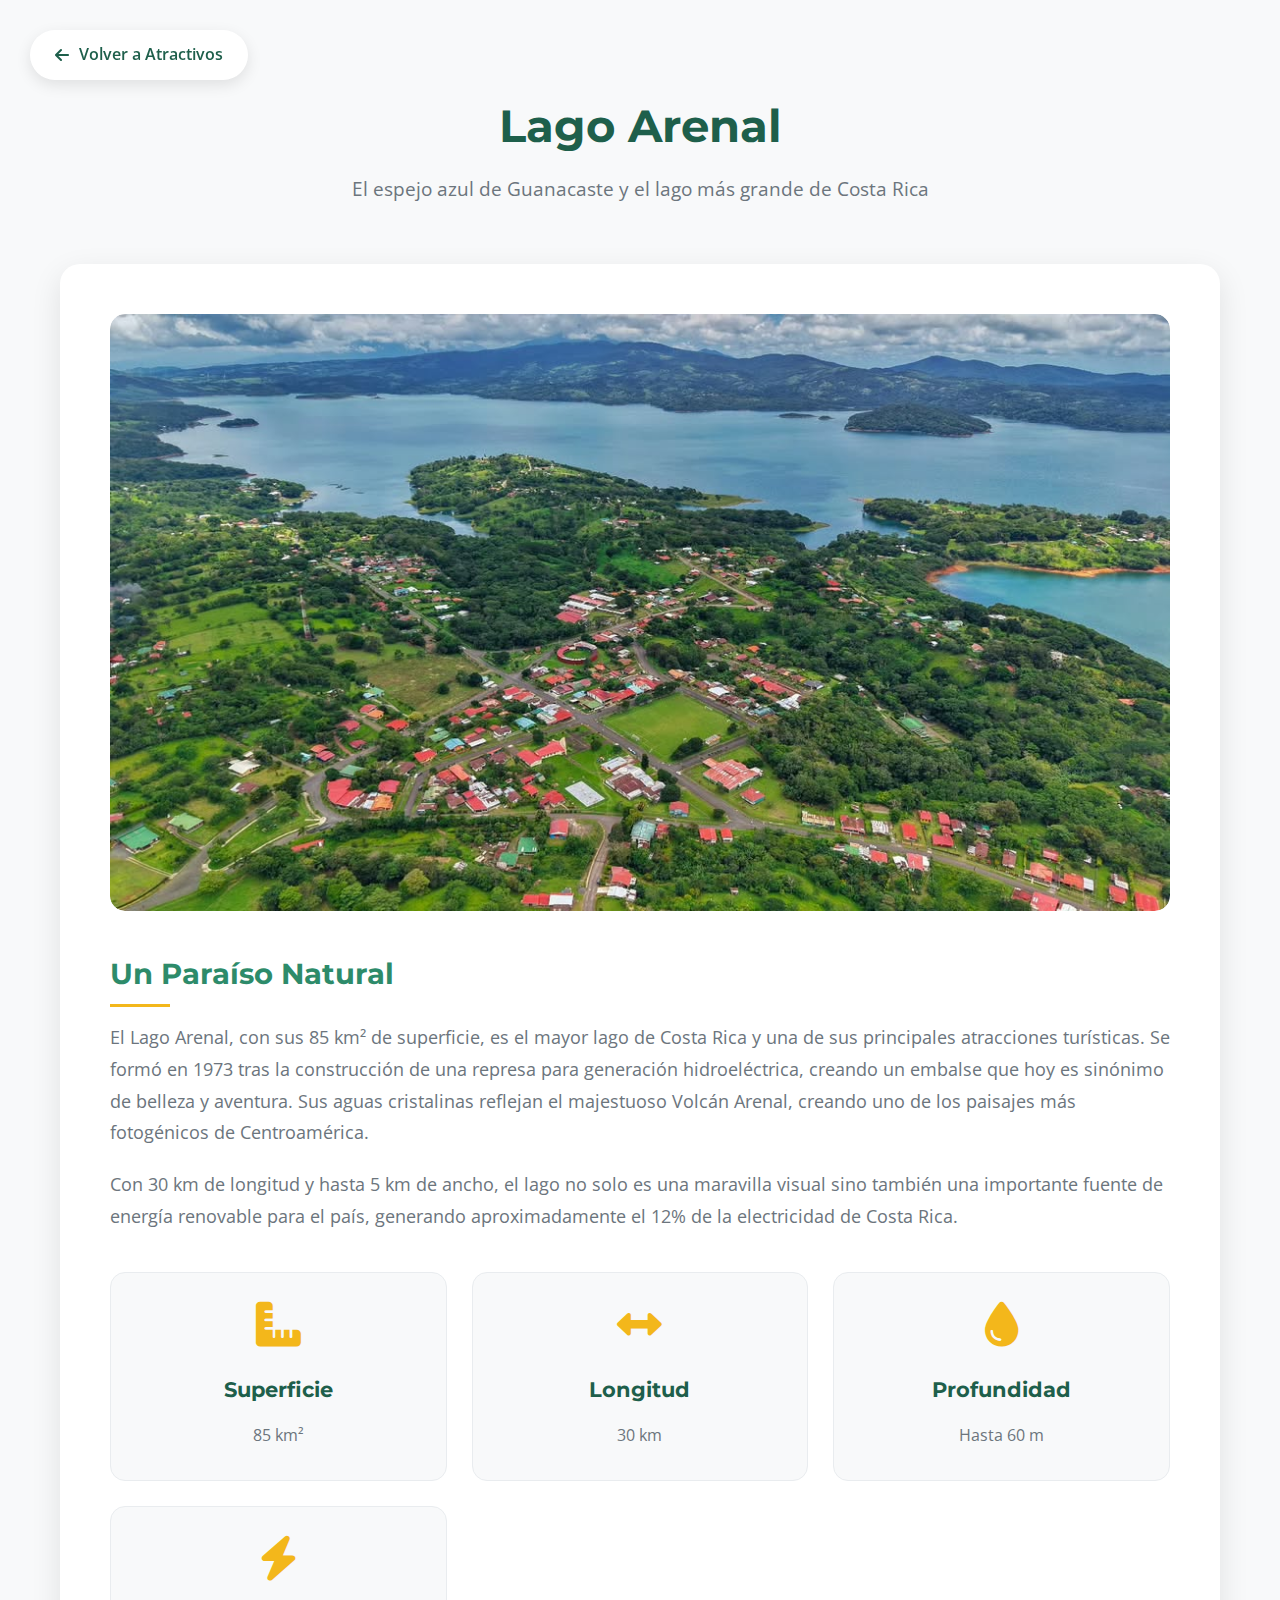
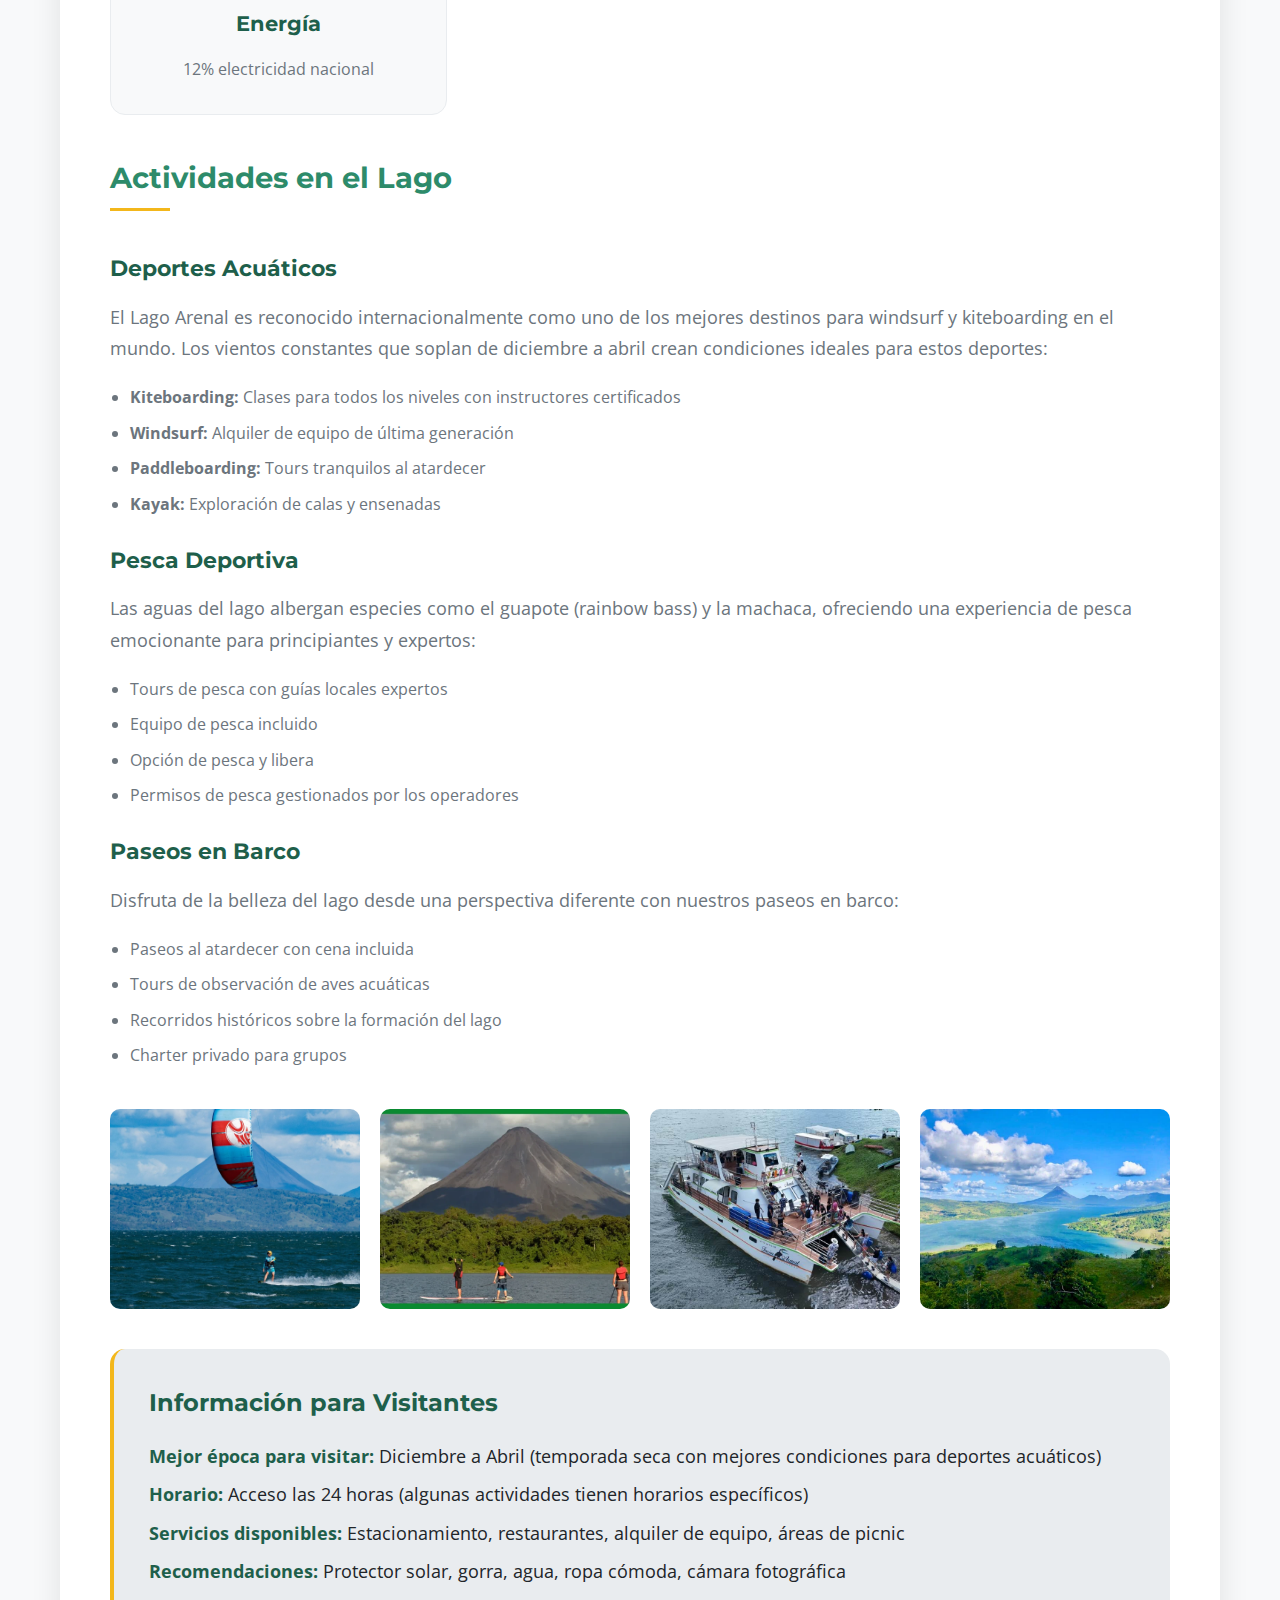
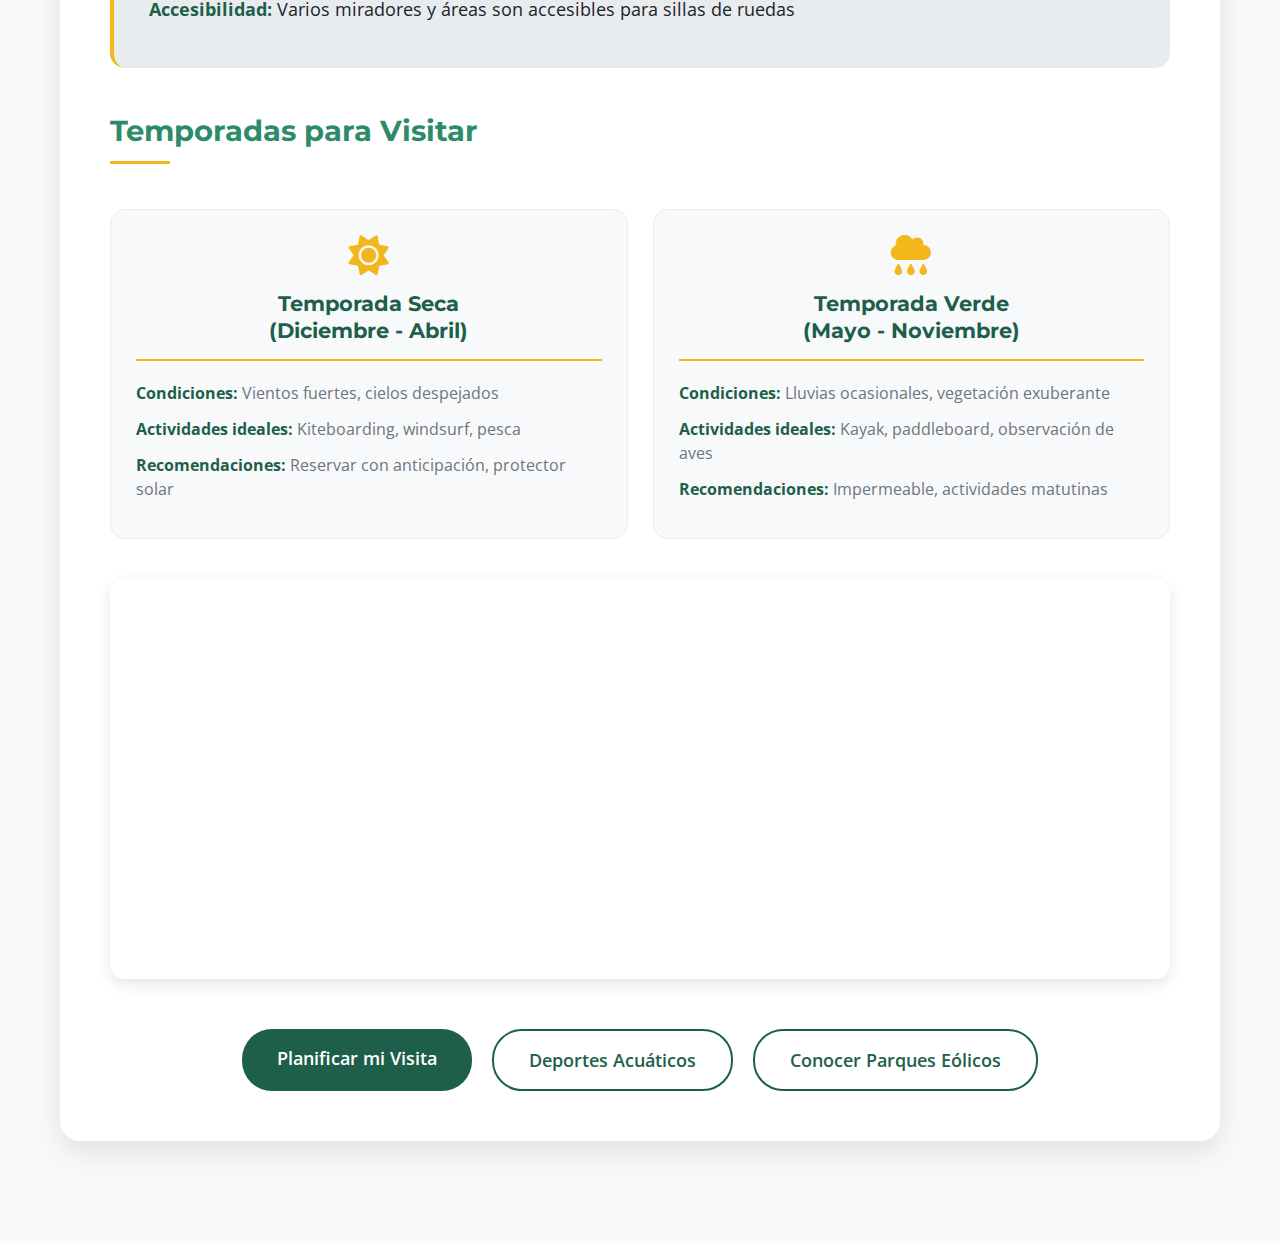
<file: proyecto/atractivos/lago-arenal.html>
<!DOCTYPE html>
<html lang="es">
<head>
    <meta charset="UTF-8">
    <meta name="viewport" content="width=device-width, initial-scale=1.0">
    <title>Lago Arenal - Tilarán</title>
    <link rel="stylesheet" href="https://cdnjs.cloudflare.com/ajax/libs/font-awesome/6.4.0/css/all.min.css">
    <link rel="preconnect" href="https://fonts.googleapis.com">
    <link rel="preconnect" href="https://fonts.gstatic.com" crossorigin>
    <link href="https://fonts.googleapis.com/css2?family=Montserrat:wght@400;500;600;700&family=Open+Sans:wght@300;400;600&display=swap" rel="stylesheet">
    <link rel="stylesheet" href="../styles.css">
    <link rel="stylesheet" href="styles/atractivos.css">
</head>
<body>
    <div class="back-button">
        <a href="../index.html#atractivos">
            <i class="fas fa-arrow-left"></i> Volver a Atractivos
        </a>
    </div>

    <section class="attraction-detail">
        <div class="attraction-container">
            <div class="attraction-header">
                <h1>Lago Arenal</h1>
                <p>El espejo azul de Guanacaste y el lago más grande de Costa Rica</p>
            </div>

            <div class="attraction-content">
                <div class="attraction-hero">
                    <img src="../img/Lago-arenal.jpg" alt="Lago Arenal con el volcán al fondo">
                </div>

                <div class="attraction-info">
                    <h2>Un Paraíso Natural</h2>
                    <p>El Lago Arenal, con sus 85 km² de superficie, es el mayor lago de Costa Rica y una de sus principales atracciones turísticas. Se formó en 1973 tras la construcción de una represa para generación hidroeléctrica, creando un embalse que hoy es sinónimo de belleza y aventura. Sus aguas cristalinas reflejan el majestuoso Volcán Arenal, creando uno de los paisajes más fotogénicos de Centroamérica.</p>
                    
                    <p>Con 30 km de longitud y hasta 5 km de ancho, el lago no solo es una maravilla visual sino también una importante fuente de energía renovable para el país, generando aproximadamente el 12% de la electricidad de Costa Rica.</p>
                    
                    <div class="attraction-features">
                        <div class="attraction-item">
                            <i class="fas fa-ruler-combined"></i>
                            <h3>Superficie</h3>
                            <p>85 km²</p>
                        </div>
                        <div class="attraction-item">
                            <i class="fas fa-arrows-alt-h"></i>
                            <h3>Longitud</h3>
                            <p>30 km</p>
                        </div>
                        <div class="attraction-item">
                            <i class="fas fa-tint"></i>
                            <h3>Profundidad</h3>
                            <p>Hasta 60 m</p>
                        </div>
                        <div class="attraction-item">
                            <i class="fas fa-bolt"></i>
                            <h3>Energía</h3>
                            <p>12% electricidad nacional</p>
                        </div>
                    </div>
                </div>

                <div class="attraction-info">
                    <h2>Actividades en el Lago</h2>
                    
                    <h3>Deportes Acuáticos</h3>
                    <p>El Lago Arenal es reconocido internacionalmente como uno de los mejores destinos para windsurf y kiteboarding en el mundo. Los vientos constantes que soplan de diciembre a abril crean condiciones ideales para estos deportes:</p>
                    <ul>
                        <li><strong>Kiteboarding:</strong> Clases para todos los niveles con instructores certificados</li>
                        <li><strong>Windsurf:</strong> Alquiler de equipo de última generación</li>
                        <li><strong>Paddleboarding:</strong> Tours tranquilos al atardecer</li>
                        <li><strong>Kayak:</strong> Exploración de calas y ensenadas</li>
                    </ul>
                    
                    <h3>Pesca Deportiva</h3>
                    <p>Las aguas del lago albergan especies como el guapote (rainbow bass) y la machaca, ofreciendo una experiencia de pesca emocionante para principiantes y expertos:</p>
                    <ul>
                        <li>Tours de pesca con guías locales expertos</li>
                        <li>Equipo de pesca incluido</li>
                        <li>Opción de pesca y libera</li>
                        <li>Permisos de pesca gestionados por los operadores</li>
                    </ul>
                    
                    <h3>Paseos en Barco</h3>
                    <p>Disfruta de la belleza del lago desde una perspectiva diferente con nuestros paseos en barco:</p>
                    <ul>
                        <li>Paseos al atardecer con cena incluida</li>
                        <li>Tours de observación de aves acuáticas</li>
                        <li>Recorridos históricos sobre la formación del lago</li>
                        <li>Charter privado para grupos</li>
                    </ul>
                </div>

                <div class="attraction-gallery">
                    <div class="gallery-item">
                        <img src="../img/kite-lago.jpg" alt="Kiteboarding en Lago Arenal">
                    </div>
                    <div class="gallery-item">
                        <img src="../img/pesca-lago.jpg" alt="Pesca deportiva en el lago">
                    </div>
                    <div class="gallery-item">
                        <img src="../img/paseo-barco.jpg" alt="Paseo en barco al atardecer">
                    </div>
                    <div class="gallery-item">
                        <img src="../img/vistas-lago.jpg" alt="Vistas panorámicas del lago">
                    </div>
                </div>

                <div class="practical-info">
                    <h3>Información para Visitantes</h3>
                    <p><strong>Mejor época para visitar:</strong> Diciembre a Abril (temporada seca con mejores condiciones para deportes acuáticos)</p>
                    <p><strong>Horario:</strong> Acceso las 24 horas (algunas actividades tienen horarios específicos)</p>
                    <p><strong>Servicios disponibles:</strong> Estacionamiento, restaurantes, alquiler de equipo, áreas de picnic</p>
                    <p><strong>Recomendaciones:</strong> Protector solar, gorra, agua, ropa cómoda, cámara fotográfica</p>
                    <p><strong>Accesibilidad:</strong> Varios miradores y áreas son accesibles para sillas de ruedas</p>
                </div>

                <div class="attraction-info">
                    <h2>Temporadas para Visitar</h2>
                    <div class="seasons-container">
                        <div class="season-card">
                            <div class="season-header">
                                <i class="fas fa-sun"></i>
                                <h4>Temporada Seca<br>(Diciembre - Abril)</h4>
                            </div>
                            <div class="season-content">
                                <p class="season-condition"><strong>Condiciones:</strong> Vientos fuertes, cielos despejados</p>
                                <p class="season-activities"><strong>Actividades ideales:</strong> Kiteboarding, windsurf, pesca</p>
                                <p class="season-recommendation"><strong>Recomendaciones:</strong> Reservar con anticipación, protector solar</p>
                            </div>
                        </div>
                        
                        <div class="season-card">
                            <div class="season-header">
                                <i class="fas fa-cloud-rain"></i>
                                <h4>Temporada Verde<br>(Mayo - Noviembre)</h4>
                            </div>
                            <div class="season-content">
                                <p class="season-condition"><strong>Condiciones:</strong> Lluvias ocasionales, vegetación exuberante</p>
                                <p class="season-activities"><strong>Actividades ideales:</strong> Kayak, paddleboard, observación de aves</p>
                                <p class="season-recommendation"><strong>Recomendaciones:</strong> Impermeable, actividades matutinas</p>
                            </div>
                        </div>
                    </div>
                </div>

                <div class="map-container">
                    <iframe src="https://www.google.com/maps/embed?pb=!1m18!1m12!1m3!1d3929.261135495138!2d-84.9675882237571!3d10.03222267397377!2m3!1f0!2f0!3f0!3m2!1i1024!2i768!4f13.1!3m3!1m2!1s0x8f9f5e3a1e2a5a1f%3A0x1c1d1d1d1d1d1d1d!2sLago%20Arenal!5e0!3m2!1sen!2scr!4v1687856000000!5m2!1sen!2scr" width="100%" height="400" style="border:0;" allowfullscreen="" loading="lazy"></iframe>
                </div>

                <div class="cta-buttons">
                    <a href="../index.html#contacto" class="btn">Planificar mi Visita</a>
                    <a href="../servicios/deportes-viento.html" class="btn btn-outline">Deportes Acuáticos</a>
                    <a href="../atractivos/parques-eolicos.html" class="btn btn-outline">Conocer Parques Eólicos</a>
                </div>
            </div>
        </div>
    </section>

    <style>
        

    </style>
</body>
</html>
</file>
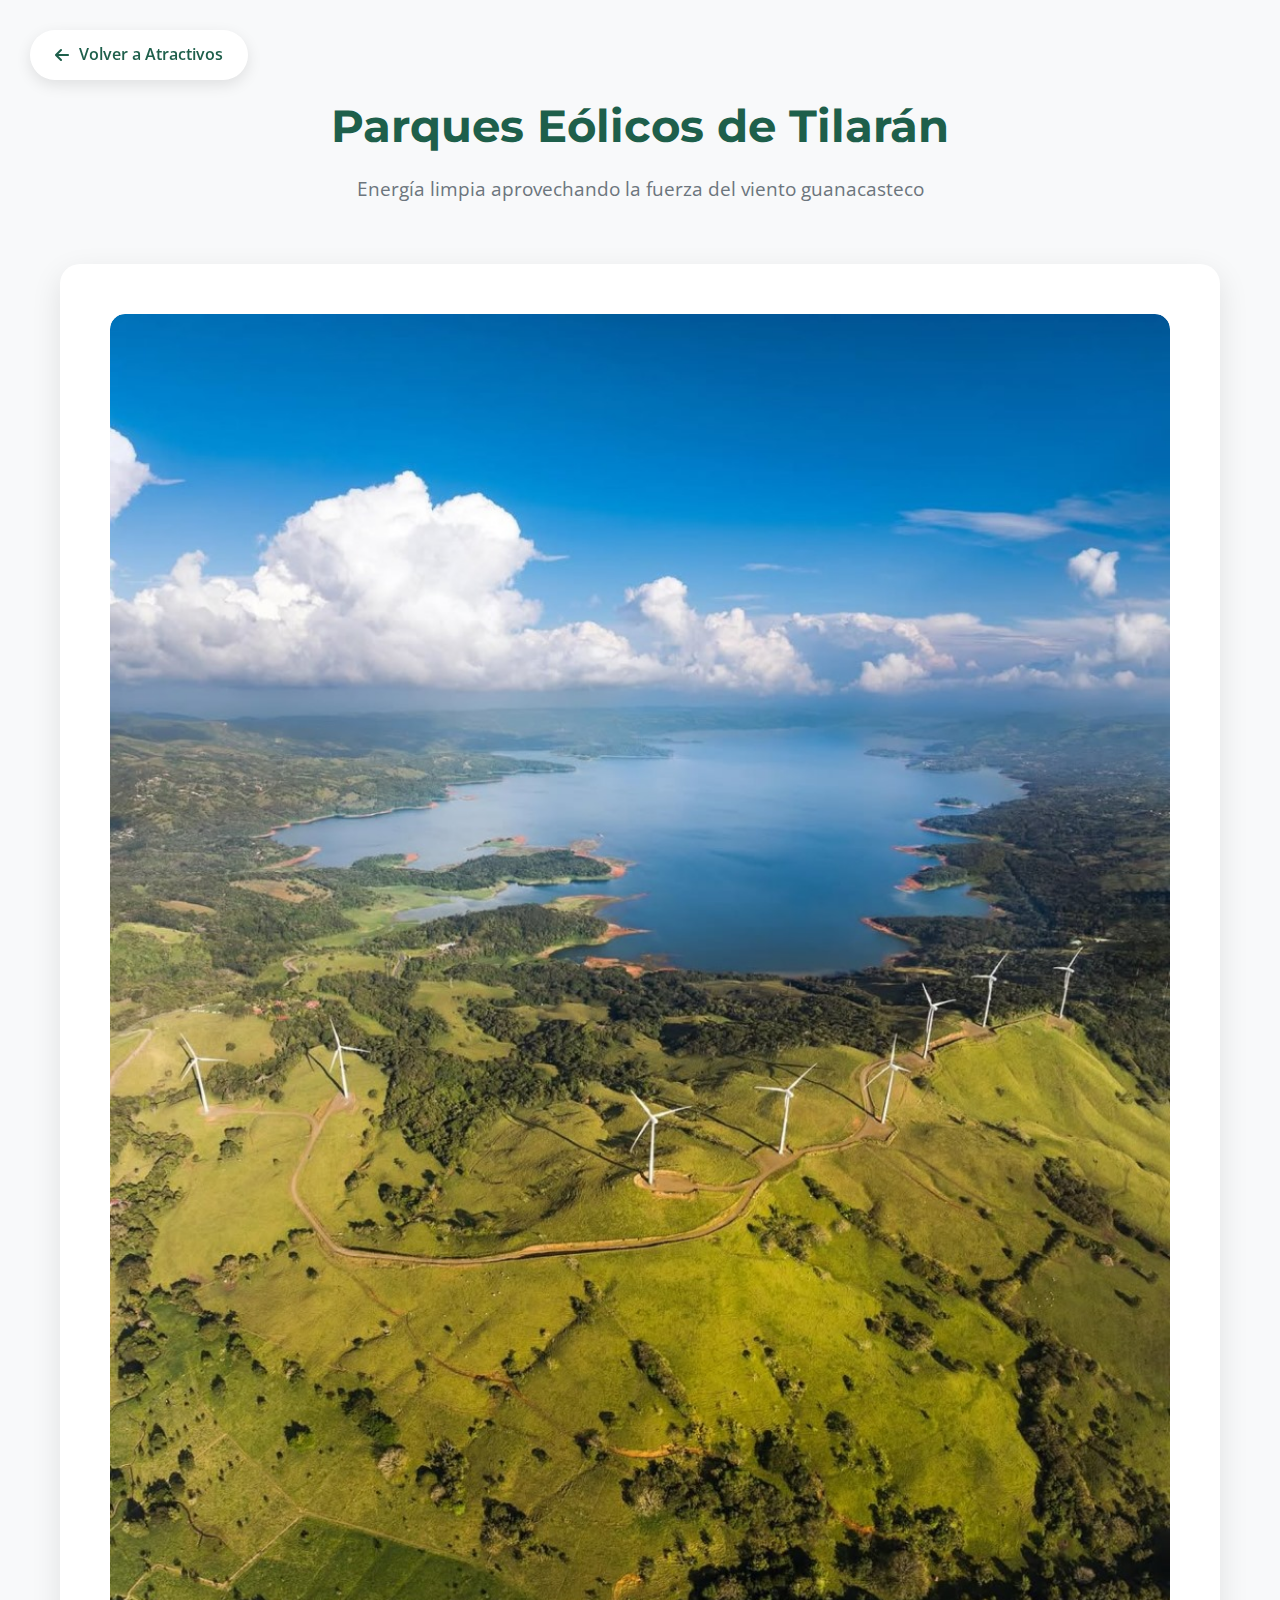
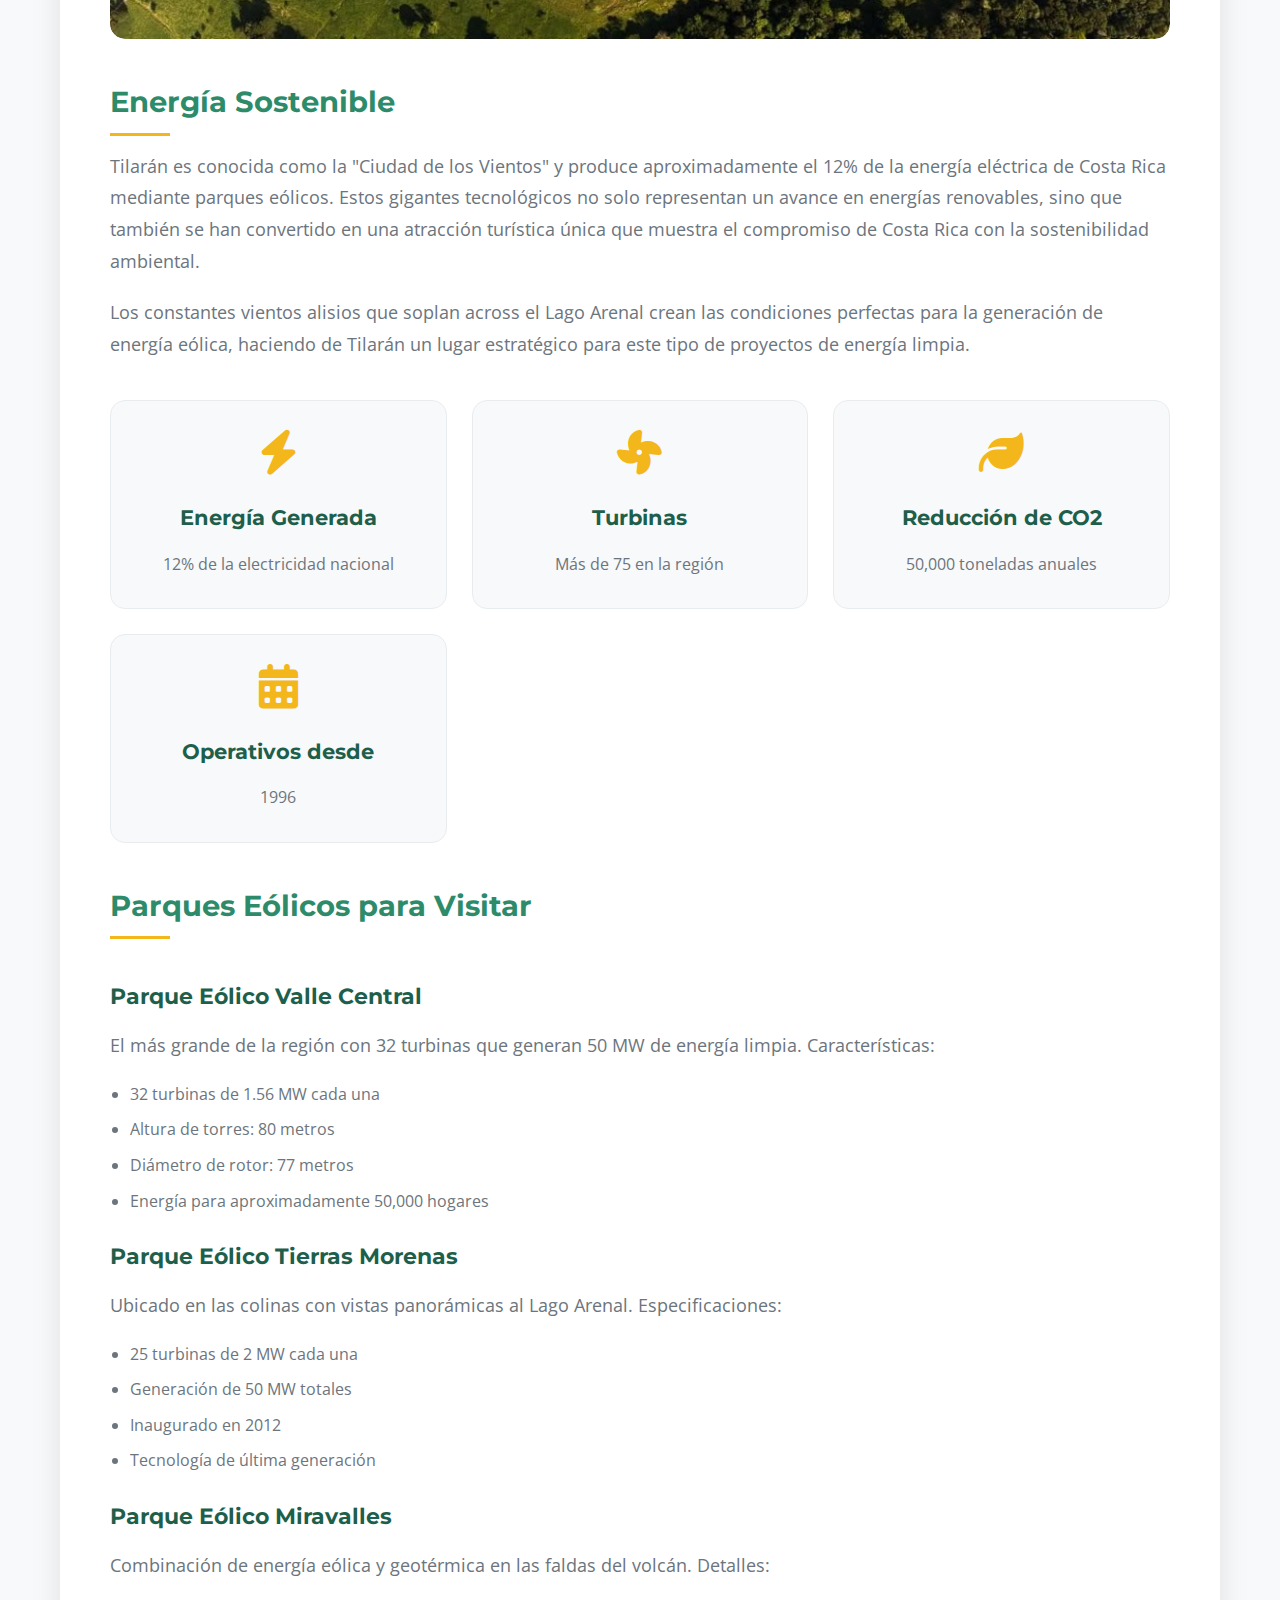
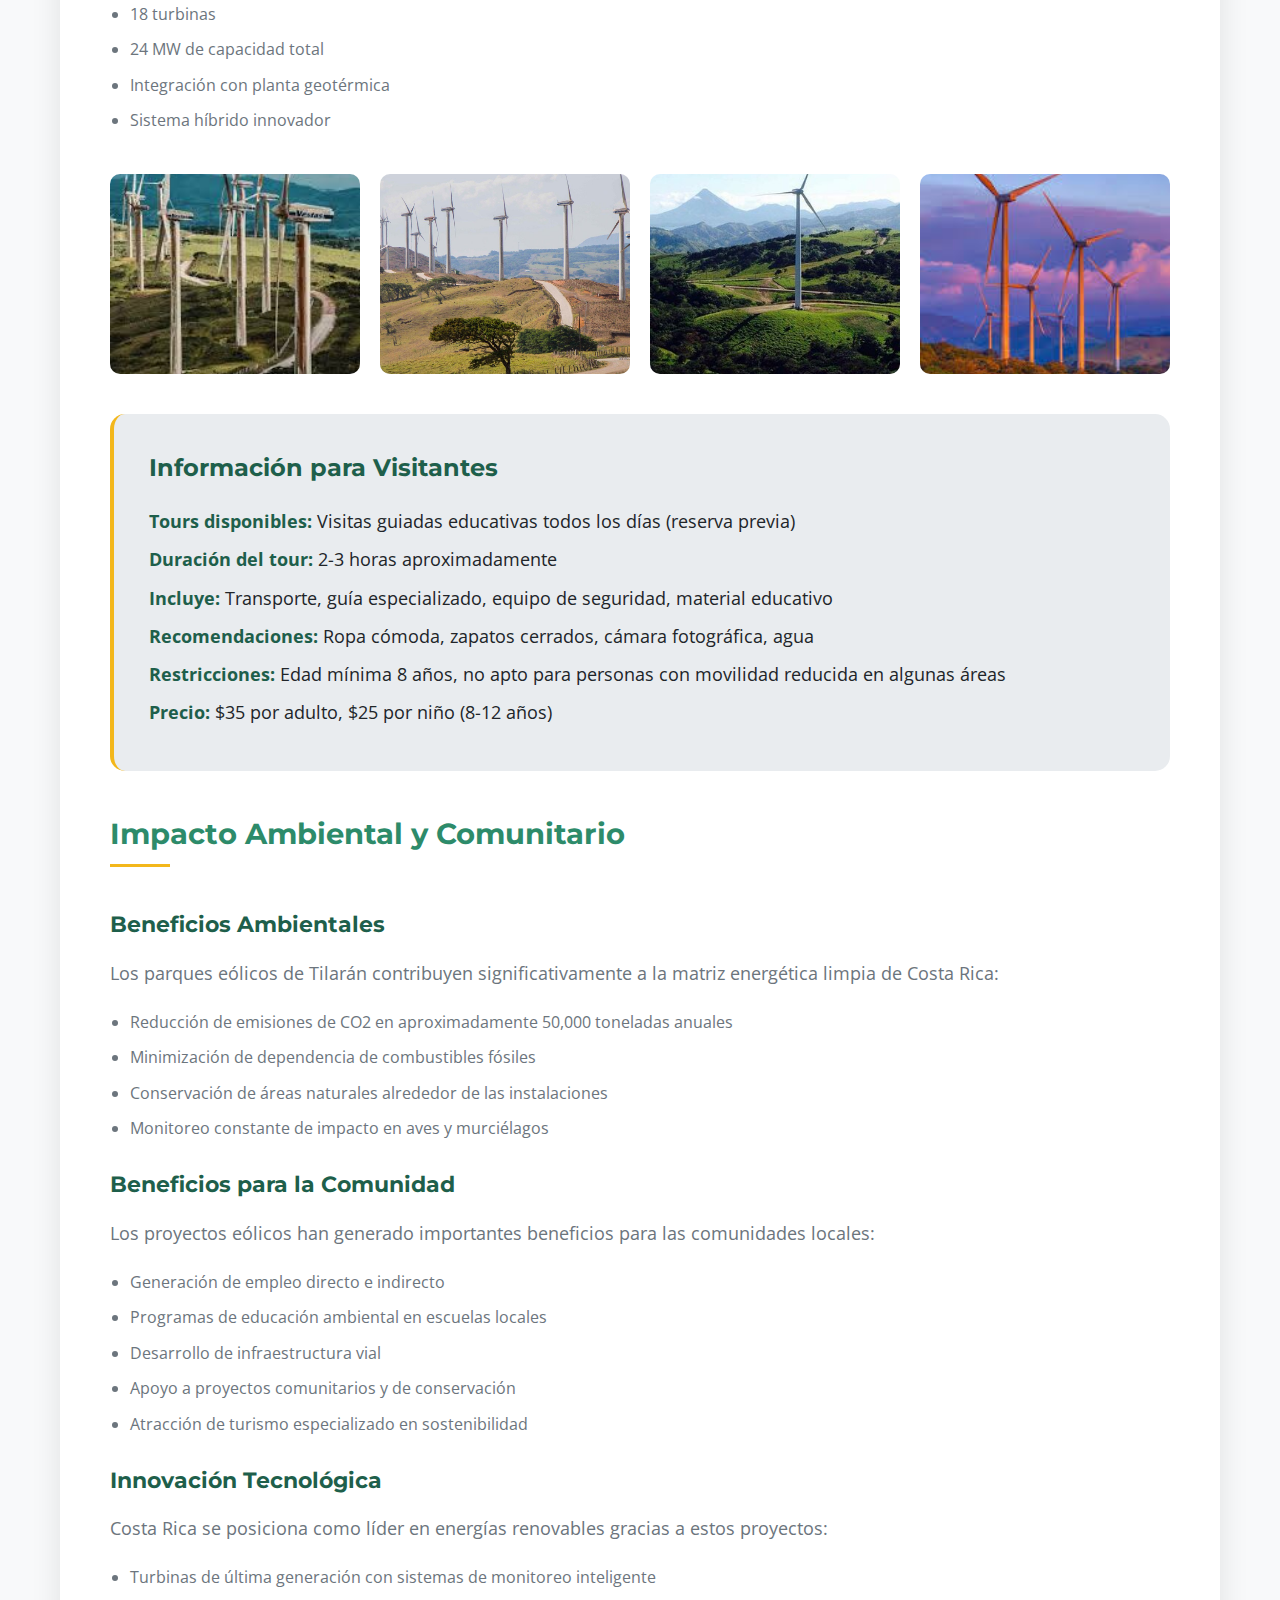
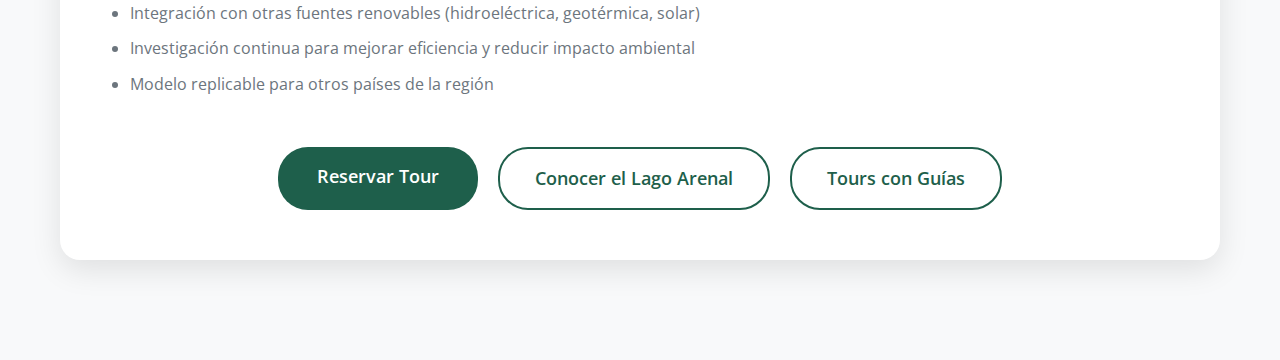
<file: proyecto/atractivos/parques-eolicos.html>
<!DOCTYPE html>
<html lang="es">
<head>
    <meta charset="UTF-8">
    <meta name="viewport" content="width=device-width, initial-scale=1.0">
    <title>Parques Eólicos - Tilarán</title>
    <link rel="stylesheet" href="https://cdnjs.cloudflare.com/ajax/libs/font-awesome/6.4.0/css/all.min.css">
    <link rel="preconnect" href="https://fonts.googleapis.com">
    <link rel="preconnect" href="https://fonts.gstatic.com" crossorigin>
    <link href="https://fonts.googleapis.com/css2?family=Montserrat:wght@400;500;600;700&family=Open+Sans:wght@300;400;600&display=swap" rel="stylesheet">
    <link rel="stylesheet" href="../styles.css">
    <link rel="stylesheet" href="styles/atractivos.css">
</head>
<body>
    <div class="back-button">
        <a href="../index.html#atractivos">
            <i class="fas fa-arrow-left"></i> Volver a Atractivos
        </a>
    </div>

    <section class="attraction-detail">
        <div class="attraction-container">
            <div class="attraction-header">
                <h1>Parques Eólicos de Tilarán</h1>
                <p>Energía limpia aprovechando la fuerza del viento guanacasteco</p>
            </div>

            <div class="attraction-content">
                <div class="attraction-hero">
                    <img src="../img/Parques eolicos.jpg" alt="Parques Eólicos en Tilarán">
                </div>

                <div class="attraction-info">
                    <h2>Energía Sostenible</h2>
                    <p>Tilarán es conocida como la "Ciudad de los Vientos" y produce aproximadamente el 12% de la energía eléctrica de Costa Rica mediante parques eólicos. Estos gigantes tecnológicos no solo representan un avance en energías renovables, sino que también se han convertido en una atracción turística única que muestra el compromiso de Costa Rica con la sostenibilidad ambiental.</p>
                    
                    <p>Los constantes vientos alisios que soplan across el Lago Arenal crean las condiciones perfectas para la generación de energía eólica, haciendo de Tilarán un lugar estratégico para este tipo de proyectos de energía limpia.</p>
                    
                    <div class="attraction-features">
                        <div class="attraction-item">
                            <i class="fas fa-bolt"></i>
                            <h3>Energía Generada</h3>
                            <p>12% de la electricidad nacional</p>
                        </div>
                        <div class="attraction-item">
                            <i class="fas fa-fan"></i>
                            <h3>Turbinas</h3>
                            <p>Más de 75 en la región</p>
                        </div>
                        <div class="attraction-item">
                            <i class="fas fa-leaf"></i>
                            <h3>Reducción de CO2</h3>
                            <p>50,000 toneladas anuales</p>
                        </div>
                        <div class="attraction-item">
                            <i class="fas fa-calendar-alt"></i>
                            <h3>Operativos desde</h3>
                            <p>1996</p>
                        </div>
                    </div>
                </div>

                <div class="attraction-info">
                    <h2>Parques Eólicos para Visitar</h2>
                    
                    <h3>Parque Eólico Valle Central</h3>
                    <p>El más grande de la región con 32 turbinas que generan 50 MW de energía limpia. Características:</p>
                    <ul>
                        <li>32 turbinas de 1.56 MW cada una</li>
                        <li>Altura de torres: 80 metros</li>
                        <li>Diámetro de rotor: 77 metros</li>
                        <li>Energía para aproximadamente 50,000 hogares</li>
                    </ul>
                    
                    <h3>Parque Eólico Tierras Morenas</h3>
                    <p>Ubicado en las colinas con vistas panorámicas al Lago Arenal. Especificaciones:</p>
                    <ul>
                        <li>25 turbinas de 2 MW cada una</li>
                        <li>Generación de 50 MW totales</li>
                        <li>Inaugurado en 2012</li>
                        <li>Tecnología de última generación</li>
                    </ul>
                    
                    <h3>Parque Eólico Miravalles</h3>
                    <p>Combinación de energía eólica y geotérmica en las faldas del volcán. Detalles:</p>
                    <ul>
                        <li>18 turbinas</li>
                        <li>24 MW de capacidad total</li>
                        <li>Integración con planta geotérmica</li>
                        <li>Sistema híbrido innovador</li>
                    </ul>
                </div>

                <div class="attraction-gallery">
                    <div class="gallery-item">
                        <img src="../img/turbina-cerca.jpg" alt="Turbina eólica de cerca">
                    </div>
                    <div class="gallery-item">
                        <img src="../img/parque-panoramica.jpg" alt="Vista panorámica del parque eólico">
                    </div>
                    <div class="gallery-item">
                        <img src="../img/tour-eolico.jpg" alt="Tour educativo en parque eólico">
                    </div>
                    <div class="gallery-item">
                        <img src="../img/atardecer-eolico.jpg" alt="Atardecer entre turbinas eólicas">
                    </div>
                </div>

                <div class="practical-info">
                    <h3>Información para Visitantes</h3>
                    <p><strong>Tours disponibles:</strong> Visitas guiadas educativas todos los días (reserva previa)</p>
                    <p><strong>Duración del tour:</strong> 2-3 horas aproximadamente</p>
                    <p><strong>Incluye:</strong> Transporte, guía especializado, equipo de seguridad, material educativo</p>
                    <p><strong>Recomendaciones:</strong> Ropa cómoda, zapatos cerrados, cámara fotográfica, agua</p>
                    <p><strong>Restricciones:</strong> Edad mínima 8 años, no apto para personas con movilidad reducida en algunas áreas</p>
                    <p><strong>Precio:</strong> $35 por adulto, $25 por niño (8-12 años)</p>
                </div>

                <div class="attraction-info">
                    <h2>Impacto Ambiental y Comunitario</h2>
                    
                    <h3>Beneficios Ambientales</h3>
                    <p>Los parques eólicos de Tilarán contribuyen significativamente a la matriz energética limpia de Costa Rica:</p>
                    <ul>
                        <li>Reducción de emisiones de CO2 en aproximadamente 50,000 toneladas anuales</li>
                        <li>Minimización de dependencia de combustibles fósiles</li>
                        <li>Conservación de áreas naturales alrededor de las instalaciones</li>
                        <li>Monitoreo constante de impacto en aves y murciélagos</li>
                    </ul>
                    
                    <h3>Beneficios para la Comunidad</h3>
                    <p>Los proyectos eólicos han generado importantes beneficios para las comunidades locales:</p>
                    <ul>
                        <li>Generación de empleo directo e indirecto</li>
                        <li>Programas de educación ambiental en escuelas locales</li>
                        <li>Desarrollo de infraestructura vial</li>
                        <li>Apoyo a proyectos comunitarios y de conservación</li>
                        <li>Atracción de turismo especializado en sostenibilidad</li>
                    </ul>
                    
                    <h3>Innovación Tecnológica</h3>
                    <p>Costa Rica se posiciona como líder en energías renovables gracias a estos proyectos:</p>
                    <ul>
                        <li>Turbinas de última generación con sistemas de monitoreo inteligente</li>
                        <li>Integración con otras fuentes renovables (hidroeléctrica, geotérmica, solar)</li>
                        <li>Investigación continua para mejorar eficiencia y reducir impacto ambiental</li>
                        <li>Modelo replicable para otros países de la región</li>
                    </ul>
                </div>

                <div class="cta-buttons">
                    <a href="../index.html#contacto" class="btn">Reservar Tour</a>
                    <a href="../atractivos/lago-arenal.html" class="btn btn-outline">Conocer el Lago Arenal</a>
                    <a href="../servicios/guias-turisticas.html" class="btn btn-outline">Tours con Guías</a>
                </div>
            </div>
        </div>
    </section>
</body>
</html>
</file>
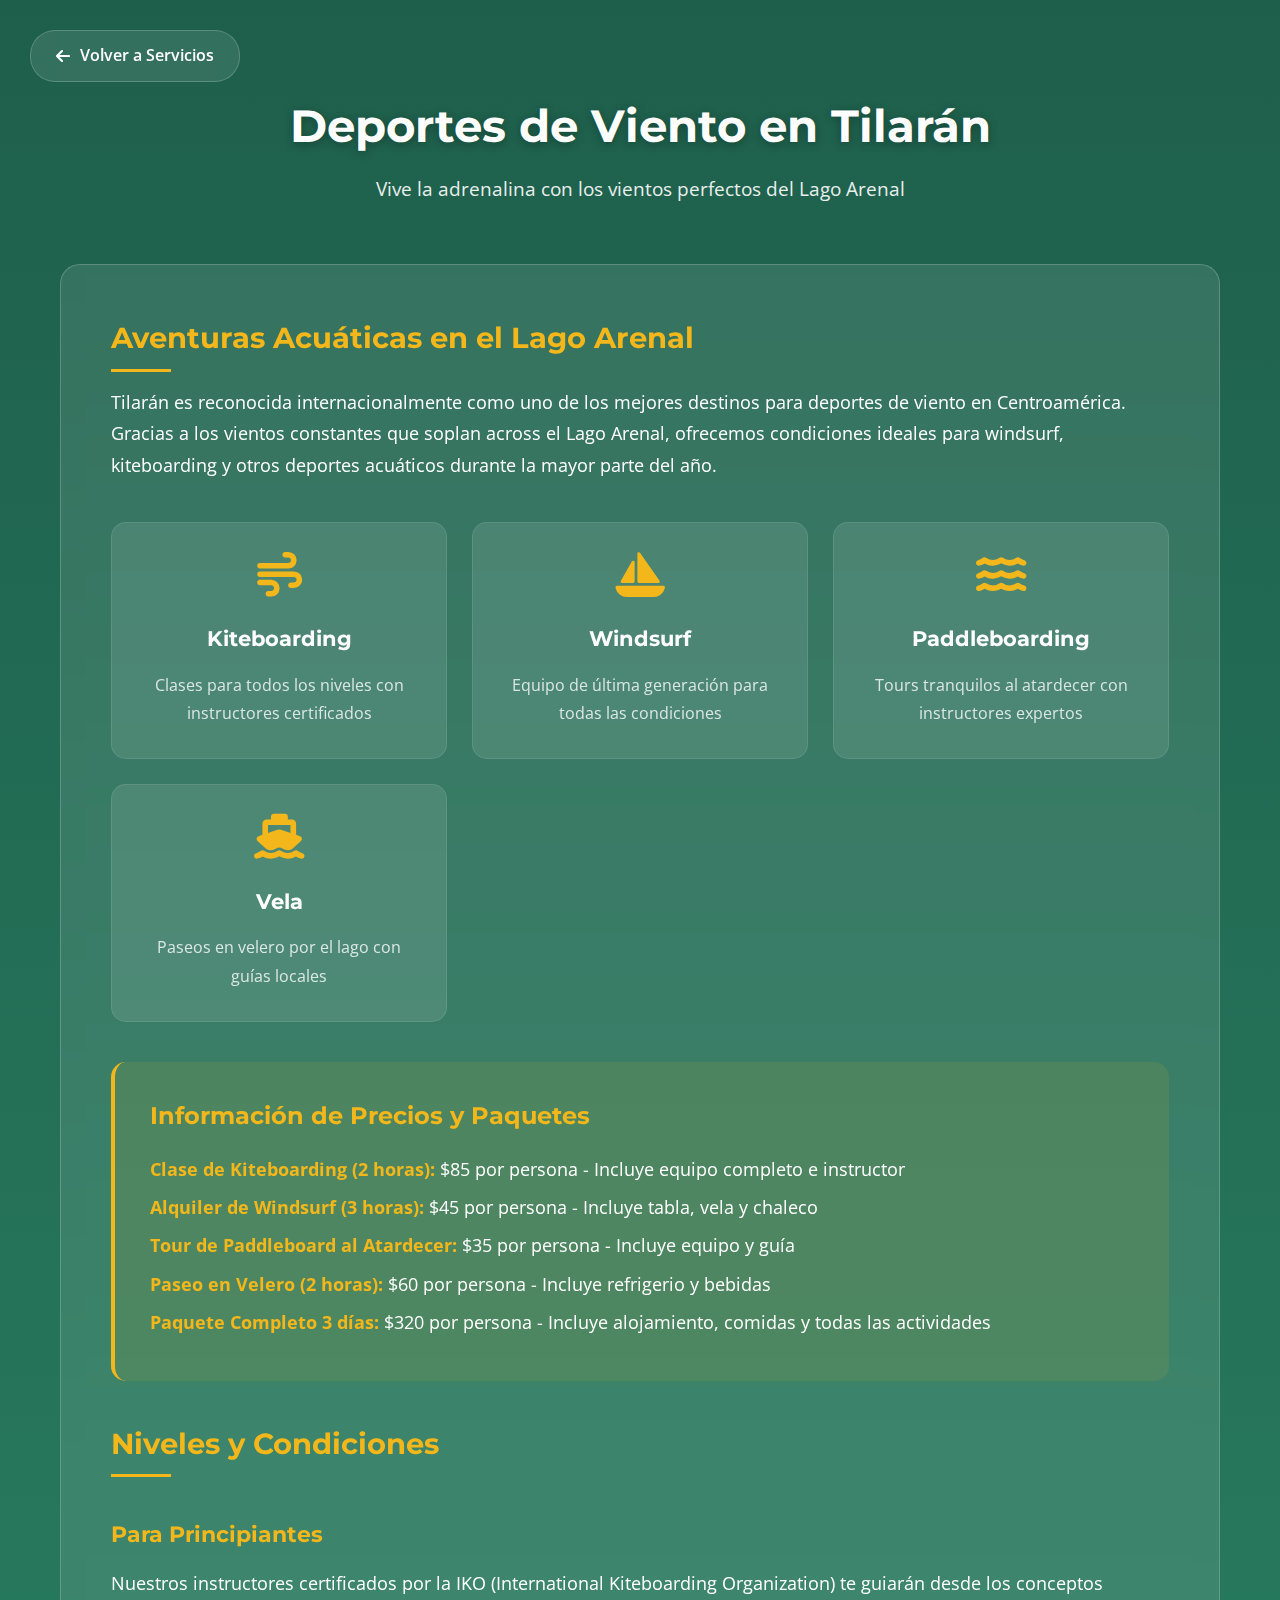
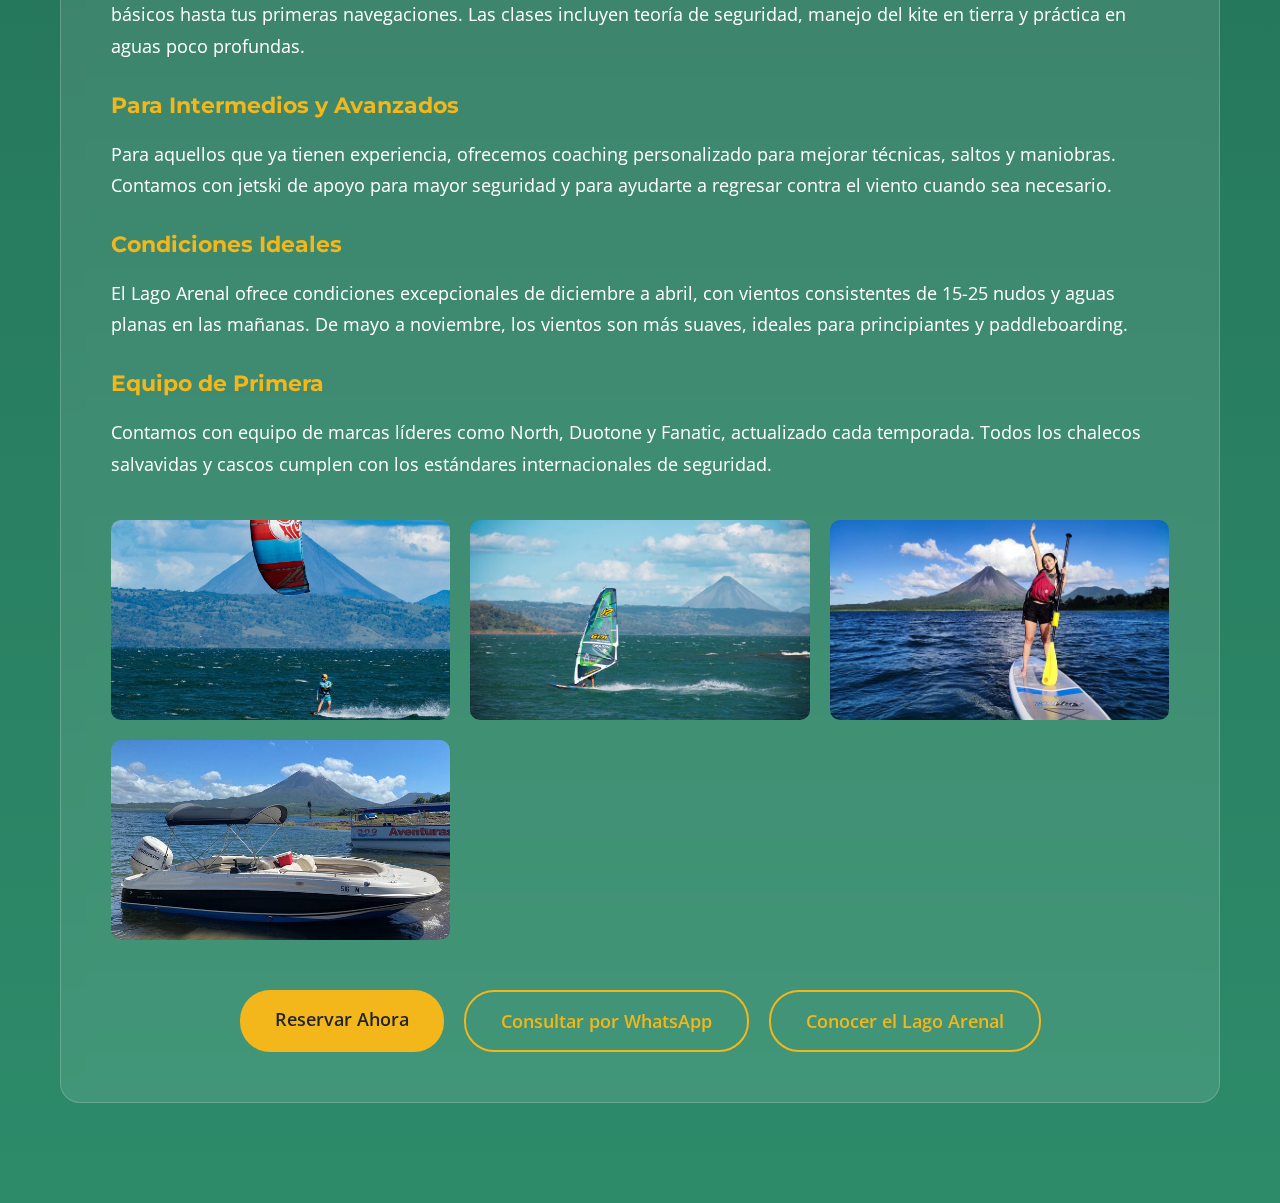
<file: proyecto/servicios/deportes-viento.html>
<!DOCTYPE html>
<html lang="es">
<head>
    <meta charset="UTF-8">
    <meta name="viewport" content="width=device-width, initial-scale=1.0">
    <title>Deportes de Viento - Tilarán</title>
    <link rel="stylesheet" href="https://cdnjs.cloudflare.com/ajax/libs/font-awesome/6.4.0/css/all.min.css">
    <link rel="preconnect" href="https://fonts.googleapis.com">
    <link rel="preconnect" href="https://fonts.gstatic.com" crossorigin>
    <link href="https://fonts.googleapis.com/css2?family=Montserrat:wght@400;500;600;700&family=Open+Sans:wght@300;400;600&display=swap" rel="stylesheet">
    <link rel="stylesheet" href="../styles.css">
    <link rel="stylesheet" href="styles/servicios.css">
</head>
<body>
    <div class="back-button">
        <a href="../index.html#servicios">
            <i class="fas fa-arrow-left"></i> Volver a Servicios
        </a>
    </div>

    <section class="service-detail">
        <div class="service-container">
            <div class="service-header">
                <h1>Deportes de Viento en Tilarán</h1>
                <p>Vive la adrenalina con los vientos perfectos del Lago Arenal</p>
            </div>

            <div class="service-content">
                <div class="service-info">
                    <h2>Aventuras Acuáticas en el Lago Arenal</h2>
                    <p>Tilarán es reconocida internacionalmente como uno de los mejores destinos para deportes de viento en Centroamérica. Gracias a los vientos constantes que soplan across el Lago Arenal, ofrecemos condiciones ideales para windsurf, kiteboarding y otros deportes acuáticos durante la mayor parte del año.</p>
                    
                    <div class="service-features">
                        <div class="feature-item">
                            <i class="fas fa-wind"></i>
                            <h3>Kiteboarding</h3>
                            <p>Clases para todos los niveles con instructores certificados</p>
                        </div>
                        <div class="feature-item">
                            <i class="fas fa-sailboat"></i>
                            <h3>Windsurf</h3>
                            <p>Equipo de última generación para todas las condiciones</p>
                        </div>
                        <div class="feature-item">
                            <i class="fas fa-water"></i>
                            <h3>Paddleboarding</h3>
                            <p>Tours tranquilos al atardecer con instructores expertos</p>
                        </div>
                        <div class="feature-item">
                            <i class="fas fa-ship"></i>
                            <h3>Vela</h3>
                            <p>Paseos en velero por el lago con guías locales</p>
                        </div>
                    </div>
                </div>

                <div class="pricing-info">
                    <h3>Información de Precios y Paquetes</h3>
                    <p><strong>Clase de Kiteboarding (2 horas):</strong> $85 por persona - Incluye equipo completo e instructor</p>
                    <p><strong>Alquiler de Windsurf (3 horas):</strong> $45 por persona - Incluye tabla, vela y chaleco</p>
                    <p><strong>Tour de Paddleboard al Atardecer:</strong> $35 por persona - Incluye equipo y guía</p>
                    <p><strong>Paseo en Velero (2 horas):</strong> $60 por persona - Incluye refrigerio y bebidas</p>
                    <p><strong>Paquete Completo 3 días:</strong> $320 por persona - Incluye alojamiento, comidas y todas las actividades</p>
                </div>

                <div class="service-info">
                    <h2>Niveles y Condiciones</h2>
                    
                    <h3>Para Principiantes</h3>
                    <p>Nuestros instructores certificados por la IKO (International Kiteboarding Organization) te guiarán desde los conceptos básicos hasta tus primeras navegaciones. Las clases incluyen teoría de seguridad, manejo del kite en tierra y práctica en aguas poco profundas.</p>
                    
                    <h3>Para Intermedios y Avanzados</h3>
                    <p>Para aquellos que ya tienen experiencia, ofrecemos coaching personalizado para mejorar técnicas, saltos y maniobras. Contamos con jetski de apoyo para mayor seguridad y para ayudarte a regresar contra el viento cuando sea necesario.</p>
                    
                    <h3>Condiciones Ideales</h3>
                    <p>El Lago Arenal ofrece condiciones excepcionales de diciembre a abril, con vientos consistentes de 15-25 nudos y aguas planas en las mañanas. De mayo a noviembre, los vientos son más suaves, ideales para principiantes y paddleboarding.</p>
                    
                    <h3>Equipo de Primera</h3>
                    <p>Contamos con equipo de marcas líderes como North, Duotone y Fanatic, actualizado cada temporada. Todos los chalecos salvavidas y cascos cumplen con los estándares internacionales de seguridad.</p>
                </div>

                <div class="service-gallery">
                    <div class="gallery-item">
                        <img src="../img/kiteboarding.jpg" alt="Kiteboarding en Lago Arenal">
                    </div>
                    <div class="gallery-item">
                        <img src="../img/windsurf.jpg" alt="Windsurf en Tilarán">
                    </div>
                    <div class="gallery-item">
                        <img src="../img/paddleboard.jpg" alt="Paddleboard al atardecer">
                    </div>
                    <div class="gallery-item">
                        <img src="../img/barco.jpg" alt="Paseo en barco">
                    </div>
                </div>

                <div class="cta-buttons">
                    <a href="../index.html#contacto" class="btn">Reservar Ahora</a>
                    <a href="https://wa.me/50626955050" class="btn btn-outline">Consultar por WhatsApp</a>
                    <a href="../atractivos/lago-arenal.html" class="btn btn-outline">Conocer el Lago Arenal</a>
                </div>
            </div>
        </div>
    </section>
</body>
</html>
</file>
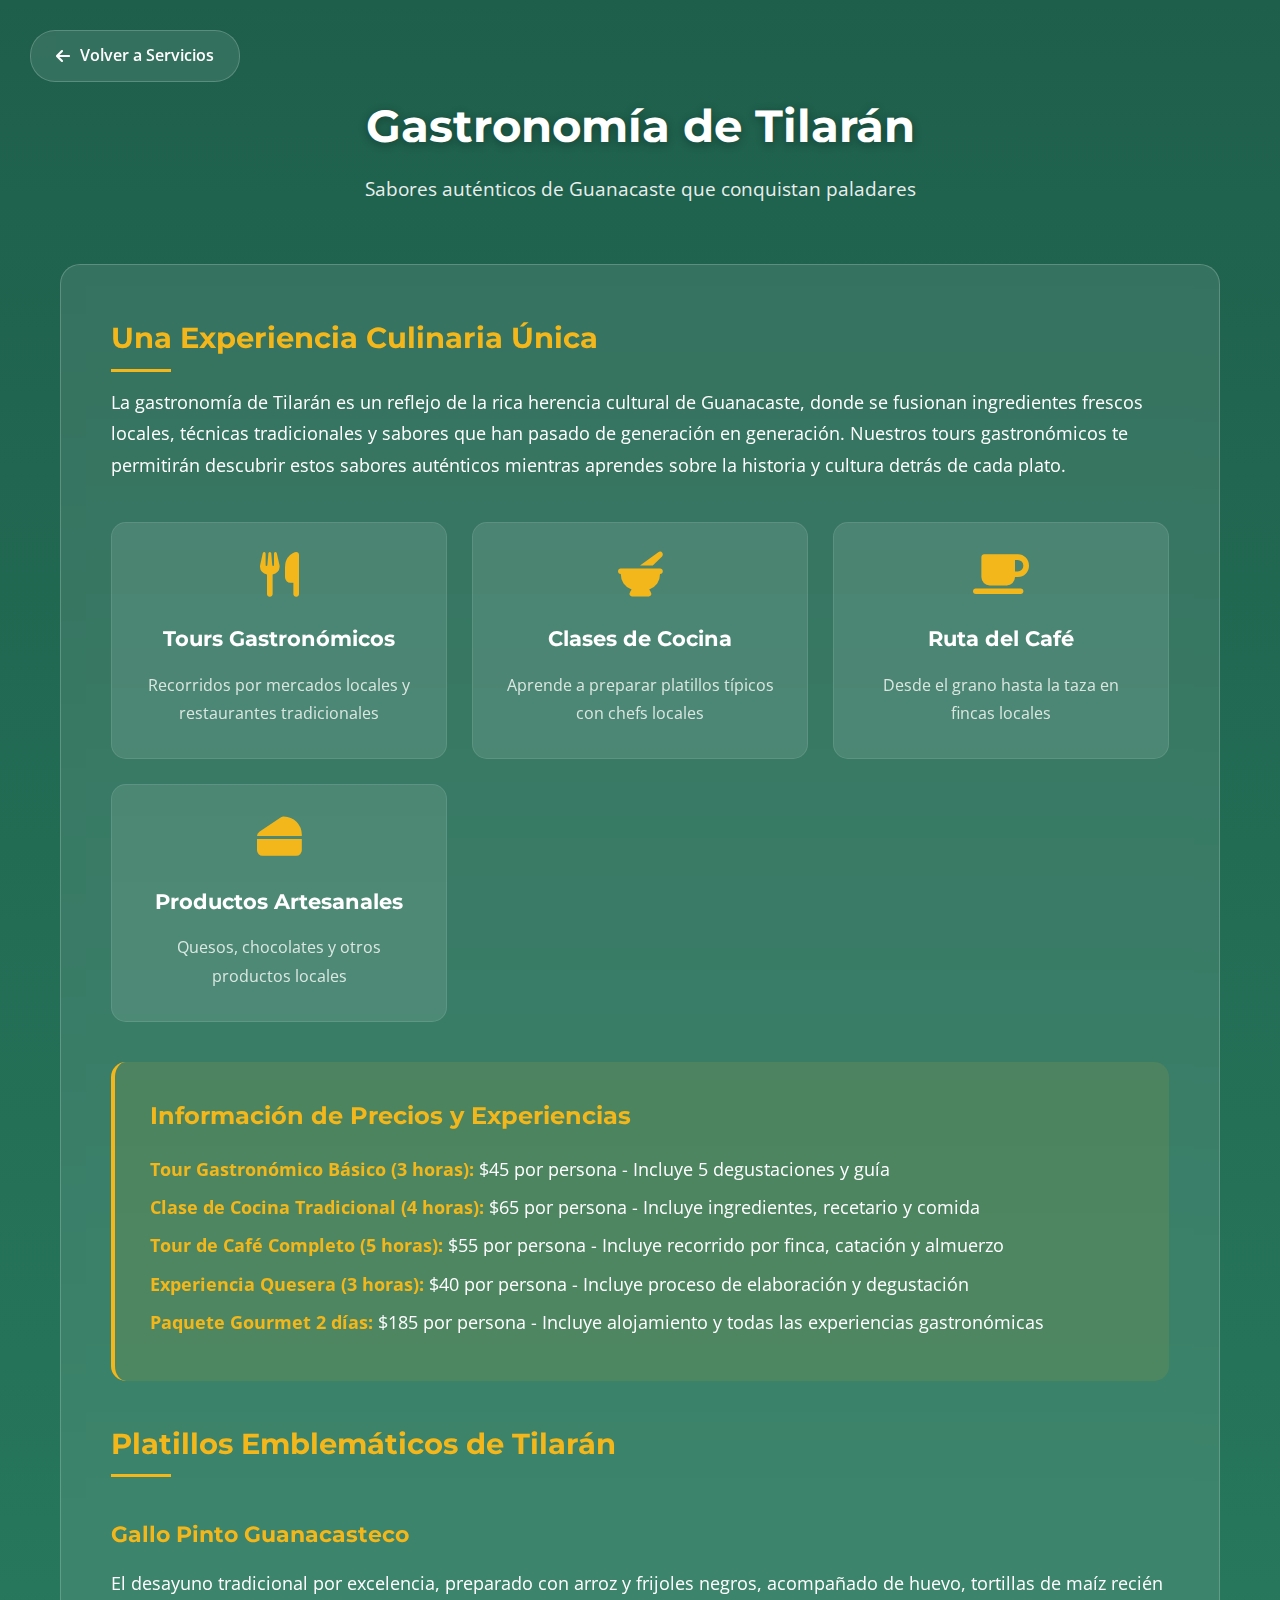
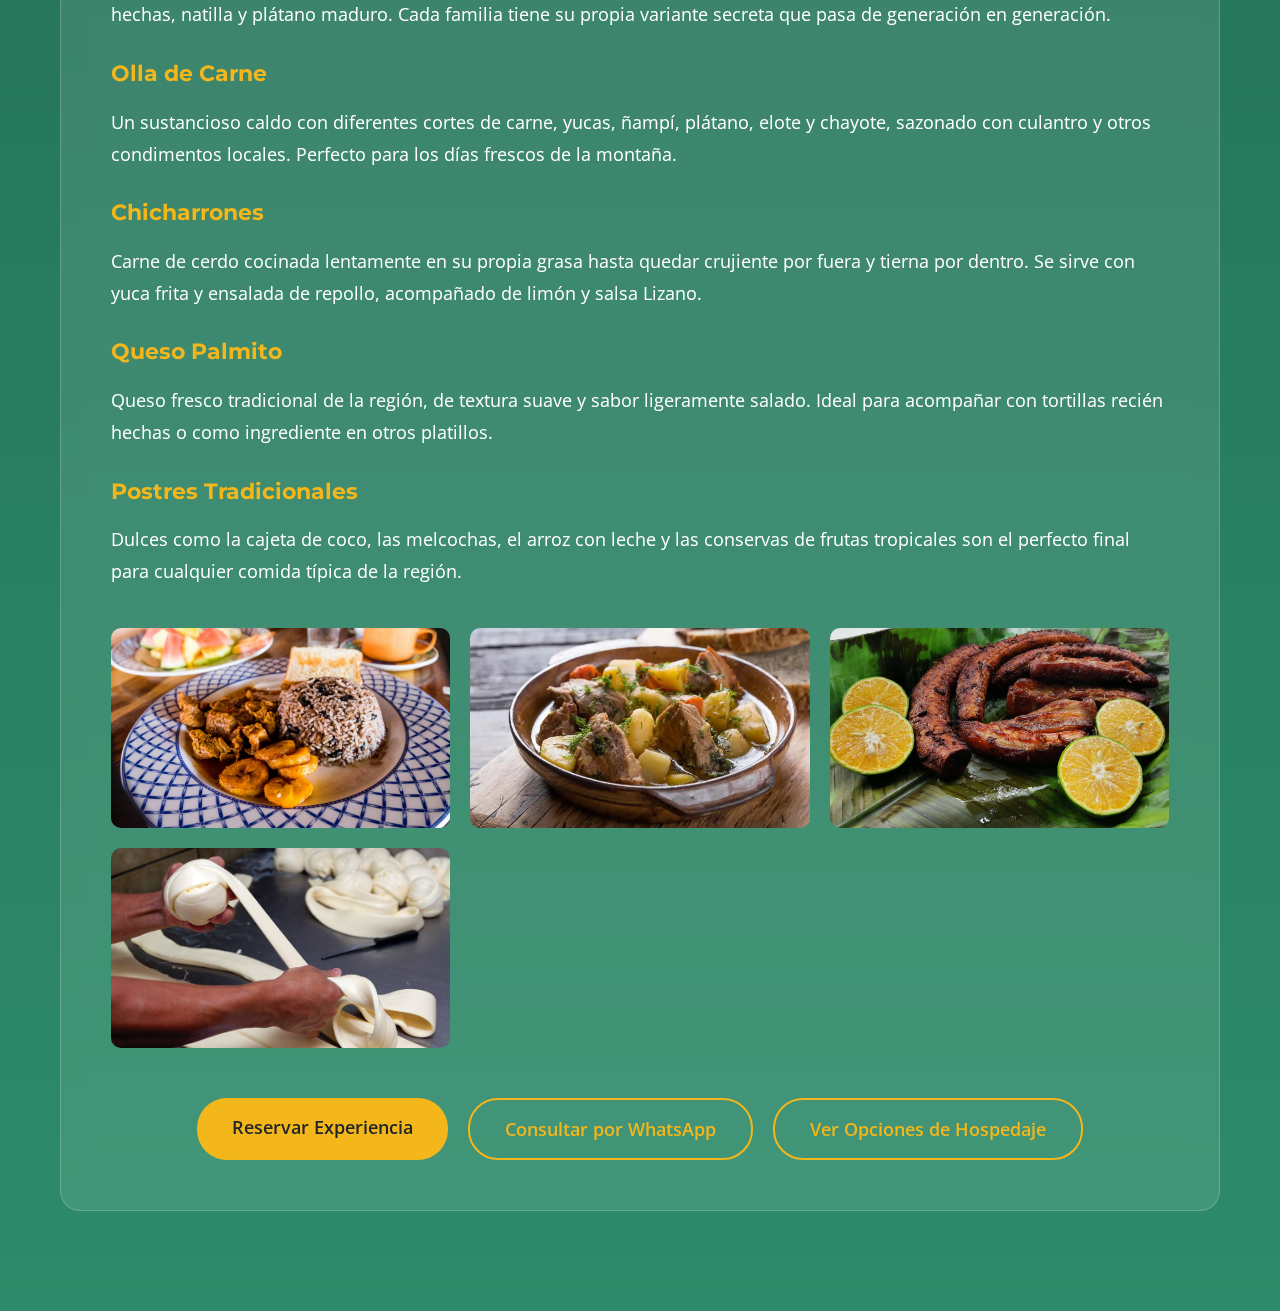
<file: proyecto/servicios/gastronomia.html>
<!DOCTYPE html>
<html lang="es">
<head>
    <meta charset="UTF-8">
    <meta name="viewport" content="width=device-width, initial-scale=1.0">
    <title>Gastronomía Local - Tilarán</title>
    <link rel="stylesheet" href="https://cdnjs.cloudflare.com/ajax/libs/font-awesome/6.4.0/css/all.min.css">
    <link rel="preconnect" href="https://fonts.googleapis.com">
    <link rel="preconnect" href="https://fonts.gstatic.com" crossorigin>
    <link href="https://fonts.googleapis.com/css2?family=Montserrat:wght@400;500;600;700&family=Open+Sans:wght@300;400;600&display=swap" rel="stylesheet">
    <link rel="stylesheet" href="../styles.css">
    <link rel="stylesheet" href="styles/servicios.css">
</head>
<body>
    <div class="back-button">
        <a href="../index.html#servicios">
            <i class="fas fa-arrow-left"></i> Volver a Servicios
        </a>
    </div>

    <section class="service-detail">
        <div class="service-container">
            <div class="service-header">
                <h1>Gastronomía de Tilarán</h1>
                <p>Sabores auténticos de Guanacaste que conquistan paladares</p>
            </div>

            <div class="service-content">
                <div class="service-info">
                    <h2>Una Experiencia Culinaria Única</h2>
                    <p>La gastronomía de Tilarán es un reflejo de la rica herencia cultural de Guanacaste, donde se fusionan ingredientes frescos locales, técnicas tradicionales y sabores que han pasado de generación en generación. Nuestros tours gastronómicos te permitirán descubrir estos sabores auténticos mientras aprendes sobre la historia y cultura detrás de cada plato.</p>
                    
                    <div class="service-features">
                        <div class="feature-item">
                            <i class="fas fa-utensils"></i>
                            <h3>Tours Gastronómicos</h3>
                            <p>Recorridos por mercados locales y restaurantes tradicionales</p>
                        </div>
                        <div class="feature-item">
                            <i class="fas fa-mortar-pestle"></i>
                            <h3>Clases de Cocina</h3>
                            <p>Aprende a preparar platillos típicos con chefs locales</p>
                        </div>
                        <div class="feature-item">
                            <i class="fas fa-coffee"></i>
                            <h3>Ruta del Café</h3>
                            <p>Desde el grano hasta la taza en fincas locales</p>
                        </div>
                        <div class="feature-item">
                            <i class="fas fa-cheese"></i>
                            <h3>Productos Artesanales</h3>
                            <p>Quesos, chocolates y otros productos locales</p>
                        </div>
                    </div>
                </div>

                <div class="pricing-info">
                    <h3>Información de Precios y Experiencias</h3>
                    <p><strong>Tour Gastronómico Básico (3 horas):</strong> $45 por persona - Incluye 5 degustaciones y guía</p>
                    <p><strong>Clase de Cocina Tradicional (4 horas):</strong> $65 por persona - Incluye ingredientes, recetario y comida</p>
                    <p><strong>Tour de Café Completo (5 horas):</strong> $55 por persona - Incluye recorrido por finca, catación y almuerzo</p>
                    <p><strong>Experiencia Quesera (3 horas):</strong> $40 por persona - Incluye proceso de elaboración y degustación</p>
                    <p><strong>Paquete Gourmet 2 días:</strong> $185 por persona - Incluye alojamiento y todas las experiencias gastronómicas</p>
                </div>

                <div class="service-info">
                    <h2>Platillos Emblemáticos de Tilarán</h2>
                    
                    <h3>Gallo Pinto Guanacasteco</h3>
                    <p>El desayuno tradicional por excelencia, preparado con arroz y frijoles negros, acompañado de huevo, tortillas de maíz recién hechas, natilla y plátano maduro. Cada familia tiene su propia variante secreta que pasa de generación en generación.</p>
                    
                    <h3>Olla de Carne</h3>
                    <p>Un sustancioso caldo con diferentes cortes de carne, yucas, ñampí, plátano, elote y chayote, sazonado con culantro y otros condimentos locales. Perfecto para los días frescos de la montaña.</p>
                    
                    <h3>Chicharrones</h3>
                    <p>Carne de cerdo cocinada lentamente en su propia grasa hasta quedar crujiente por fuera y tierna por dentro. Se sirve con yuca frita y ensalada de repollo, acompañado de limón y salsa Lizano.</p>
                    
                    <h3>Queso Palmito</h3>
                    <p>Queso fresco tradicional de la región, de textura suave y sabor ligeramente salado. Ideal para acompañar con tortillas recién hechas o como ingrediente en otros platillos.</p>
                    
                    <h3>Postres Tradicionales</h3>
                    <p>Dulces como la cajeta de coco, las melcochas, el arroz con leche y las conservas de frutas tropicales son el perfecto final para cualquier comida típica de la región.</p>
                </div>

                <div class="service-gallery">
                    <div class="gallery-item">
                        <img src="../img/gallo-pinto.jpg" alt="Gallo Pinto Guanacasteco">
                    </div>
                    <div class="gallery-item">
                        <img src="../img/olla-carne.jpg" alt="Olla de Carne">
                    </div>
                    <div class="gallery-item">
                        <img src="../img/chicharrones.jpg" alt="Chicharrones Típicos">
                    </div>
                    <div class="gallery-item">
                        <img src="../img/queso-palmito.jpg" alt="Queso Palmito">
                    </div>
                </div>

                <div class="cta-buttons">
                    <a href="../index.html#contacto" class="btn">Reservar Experiencia</a>
                    <a href="https://wa.me/50626955050" class="btn btn-outline">Consultar por WhatsApp</a>
                    <a href="../servicios/hospedaje.html" class="btn btn-outline">Ver Opciones de Hospedaje</a>
                </div>
            </div>
        </div>
    </section>
</body>
</html>
</file>
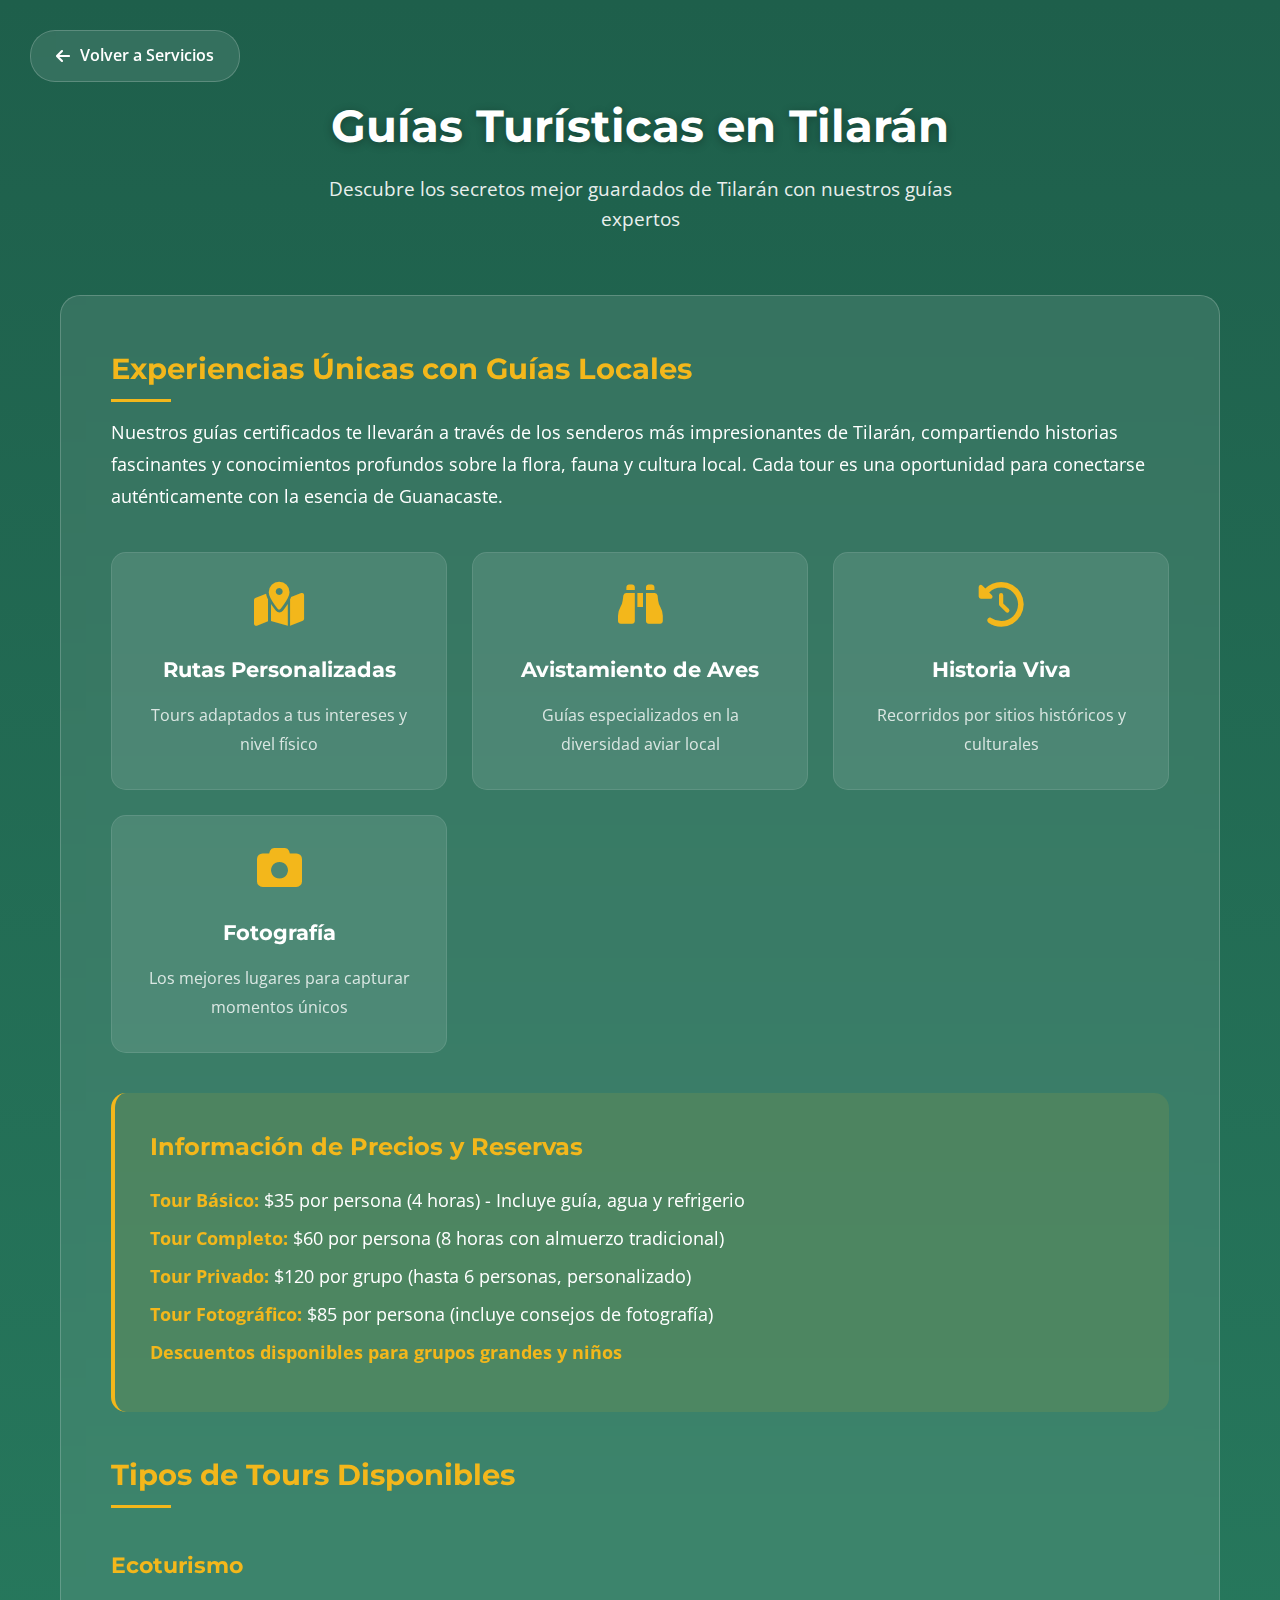
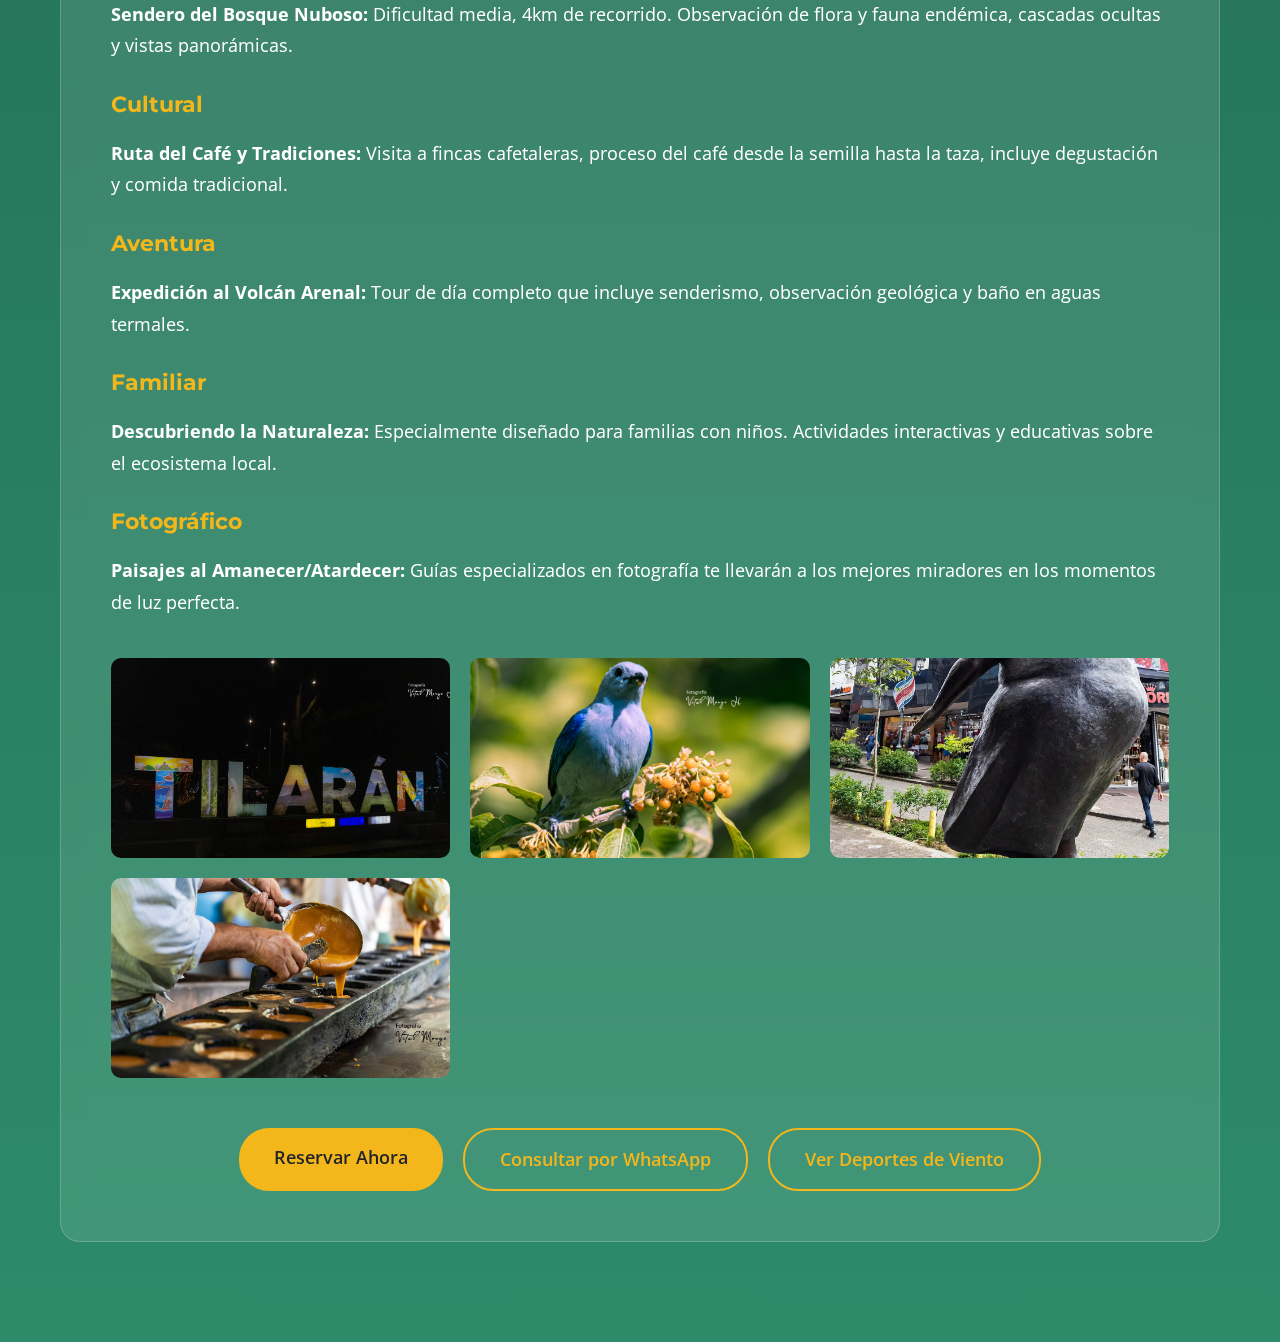
<file: proyecto/servicios/guias-turisticas.html>
<!DOCTYPE html>
<html lang="es">
<head>
    <meta charset="UTF-8">
    <meta name="viewport" content="width=device-width, initial-scale=1.0">
    <title>Guías Turísticas - Tilarán</title>
    <link rel="stylesheet" href="https://cdnjs.cloudflare.com/ajax/libs/font-awesome/6.4.0/css/all.min.css">
    <link rel="preconnect" href="https://fonts.googleapis.com">
    <link rel="preconnect" href="https://fonts.gstatic.com" crossorigin>
    <link href="https://fonts.googleapis.com/css2?family=Montserrat:wght@400;500;600;700&family=Open+Sans:wght@300;400;600&display=swap" rel="stylesheet">
    <link rel="stylesheet" href="../styles.css">
    <link rel="stylesheet" href="styles/servicios.css">
</head>
<body>
    <div class="back-button">
        <a href="../index.html#servicios">
            <i class="fas fa-arrow-left"></i> Volver a Servicios
        </a>
    </div>

    <section class="service-detail">
        <div class="service-container">
            <div class="service-header">
                <h1>Guías Turísticas en Tilarán</h1>
                <p>Descubre los secretos mejor guardados de Tilarán con nuestros guías expertos</p>
            </div>

            <div class="service-content">
                <div class="service-info">
                    <h2>Experiencias Únicas con Guías Locales</h2>
                    <p>Nuestros guías certificados te llevarán a través de los senderos más impresionantes de Tilarán, compartiendo historias fascinantes y conocimientos profundos sobre la flora, fauna y cultura local. Cada tour es una oportunidad para conectarse auténticamente con la esencia de Guanacaste.</p>
                    
                    <div class="service-features">
                        <div class="feature-item">
                            <i class="fas fa-map-marked-alt"></i>
                            <h3>Rutas Personalizadas</h3>
                            <p>Tours adaptados a tus intereses y nivel físico</p>
                        </div>
                        <div class="feature-item">
                            <i class="fas fa-binoculars"></i>
                            <h3>Avistamiento de Aves</h3>
                            <p>Guías especializados en la diversidad aviar local</p>
                        </div>
                        <div class="feature-item">
                            <i class="fas fa-history"></i>
                            <h3>Historia Viva</h3>
                            <p>Recorridos por sitios históricos y culturales</p>
                        </div>
                        <div class="feature-item">
                            <i class="fas fa-camera"></i>
                            <h3>Fotografía</h3>
                            <p>Los mejores lugares para capturar momentos únicos</p>
                        </div>
                    </div>
                </div>

                <div class="pricing-info">
                    <h3>Información de Precios y Reservas</h3>
                    <p><strong>Tour Básico:</strong> $35 por persona (4 horas) - Incluye guía, agua y refrigerio</p>
                    <p><strong>Tour Completo:</strong> $60 por persona (8 horas con almuerzo tradicional)</p>
                    <p><strong>Tour Privado:</strong> $120 por grupo (hasta 6 personas, personalizado)</p>
                    <p><strong>Tour Fotográfico:</strong> $85 por persona (incluye consejos de fotografía)</p>
                    <p><strong>Descuentos disponibles para grupos grandes y niños</strong></p>
                </div>

                <div class="service-info">
                    <h2>Tipos de Tours Disponibles</h2>
                    
                    <h3>Ecoturismo</h3>
                    <p><strong>Sendero del Bosque Nuboso:</strong> Dificultad media, 4km de recorrido. Observación de flora y fauna endémica, cascadas ocultas y vistas panorámicas.</p>
                    
                    <h3>Cultural</h3>
                    <p><strong>Ruta del Café y Tradiciones:</strong> Visita a fincas cafetaleras, proceso del café desde la semilla hasta la taza, incluye degustación y comida tradicional.</p>
                    
                    <h3>Aventura</h3>
                    <p><strong>Expedición al Volcán Arenal:</strong> Tour de día completo que incluye senderismo, observación geológica y baño en aguas termales.</p>
                    
                    <h3>Familiar</h3>
                    <p><strong>Descubriendo la Naturaleza:</strong> Especialmente diseñado para familias con niños. Actividades interactivas y educativas sobre el ecosistema local.</p>
                    
                    <h3>Fotográfico</h3>
                    <p><strong>Paisajes al Amanecer/Atardecer:</strong> Guías especializados en fotografía te llevarán a los mejores miradores en los momentos de luz perfecta.</p>
                </div>

                <div class="service-gallery">
                    <div class="gallery-item">
                        <img src="../img/tour-1.jpg" alt="Tilarán">
                    </div>
                    <div class="gallery-item">
                        <img src="../img/tour-2.jpg" alt="Avistamiento de aves">
                    </div>
                    <div class="gallery-item">
                        <img src="../img/tour-3.jpg" alt="Obras">
                    </div>
                    <div class="gallery-item">
                        <img src="../img/tour-4.jpg" alt="Tour fotográfico">
                    </div>
                </div>

                <div class="cta-buttons">
                    <a href="../index.html#contacto" class="btn">Reservar Ahora</a>
                    <a href="https://wa.me/50626955050" class="btn btn-outline">Consultar por WhatsApp</a>
                    <a href="../servicios/deportes-viento.html" class="btn btn-outline">Ver Deportes de Viento</a>
                </div>
            </div>
        </div>
    </section>
</body>
</html>
</file>
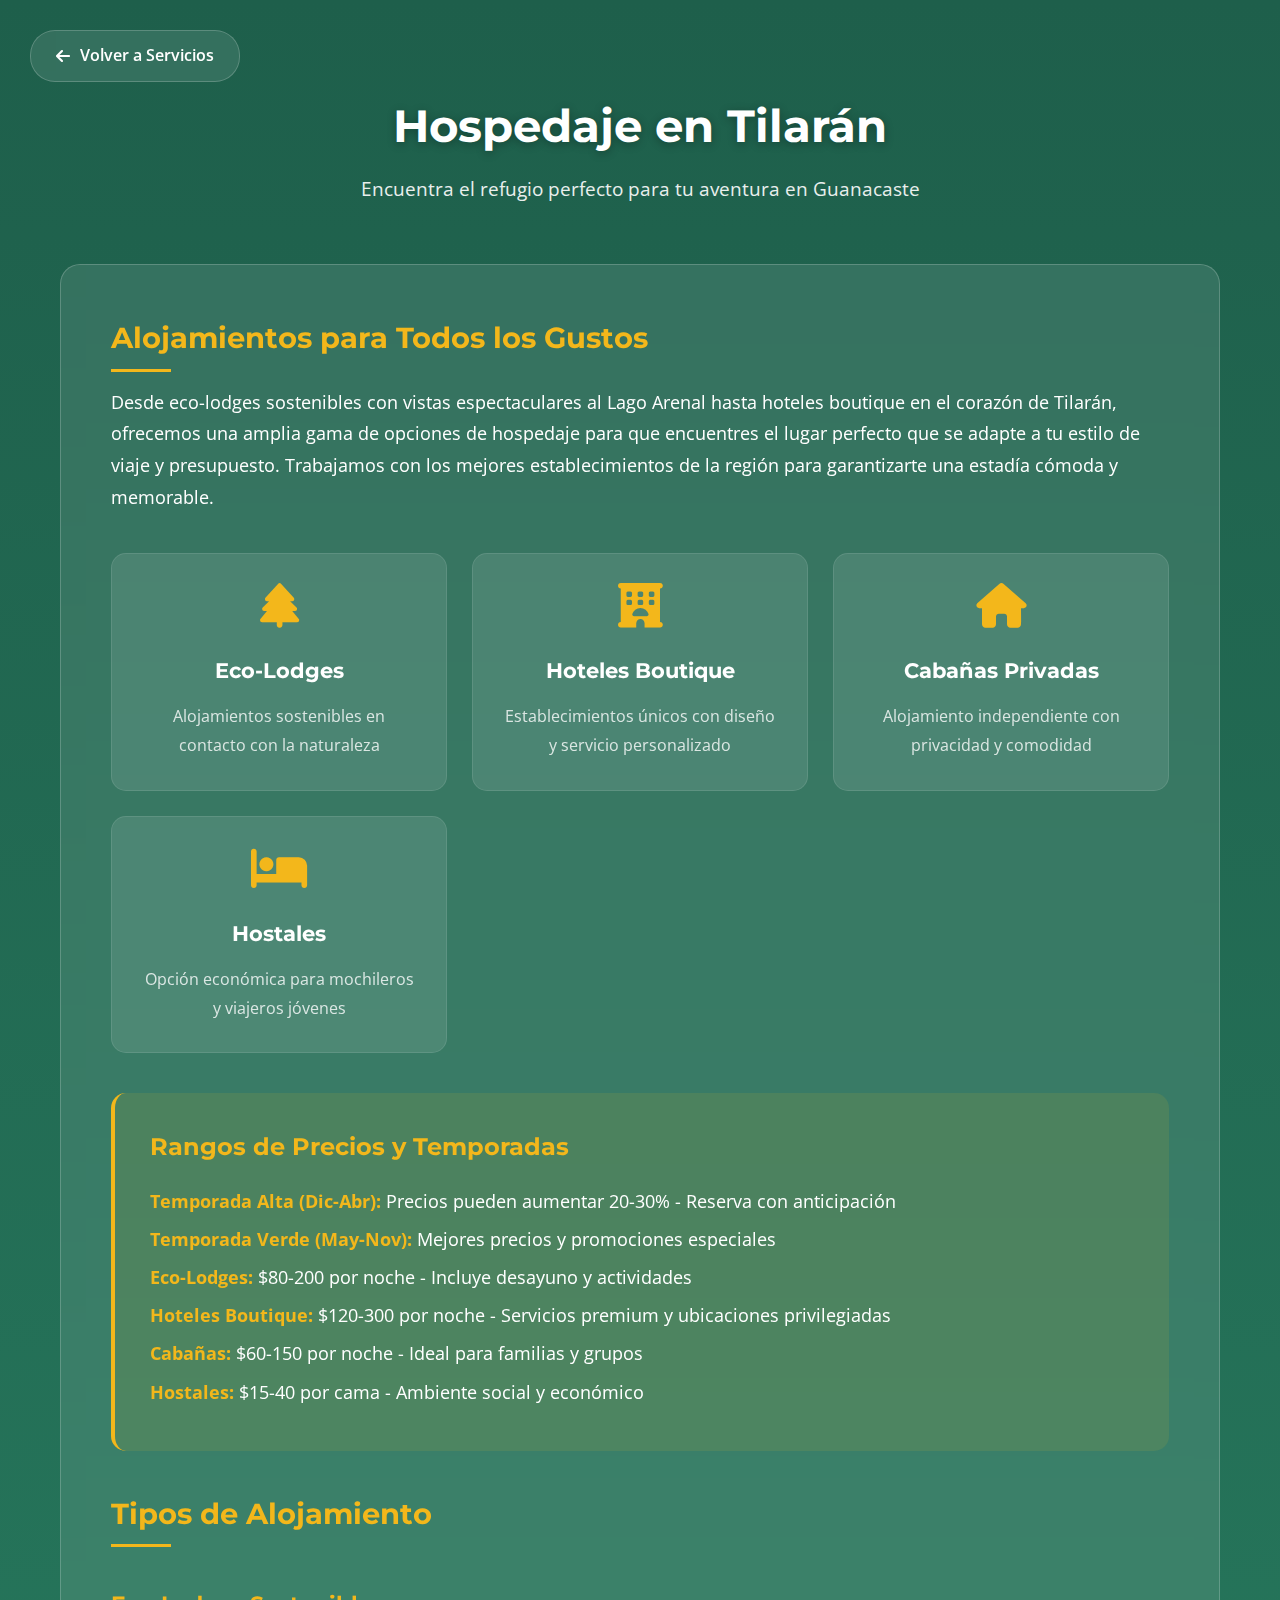
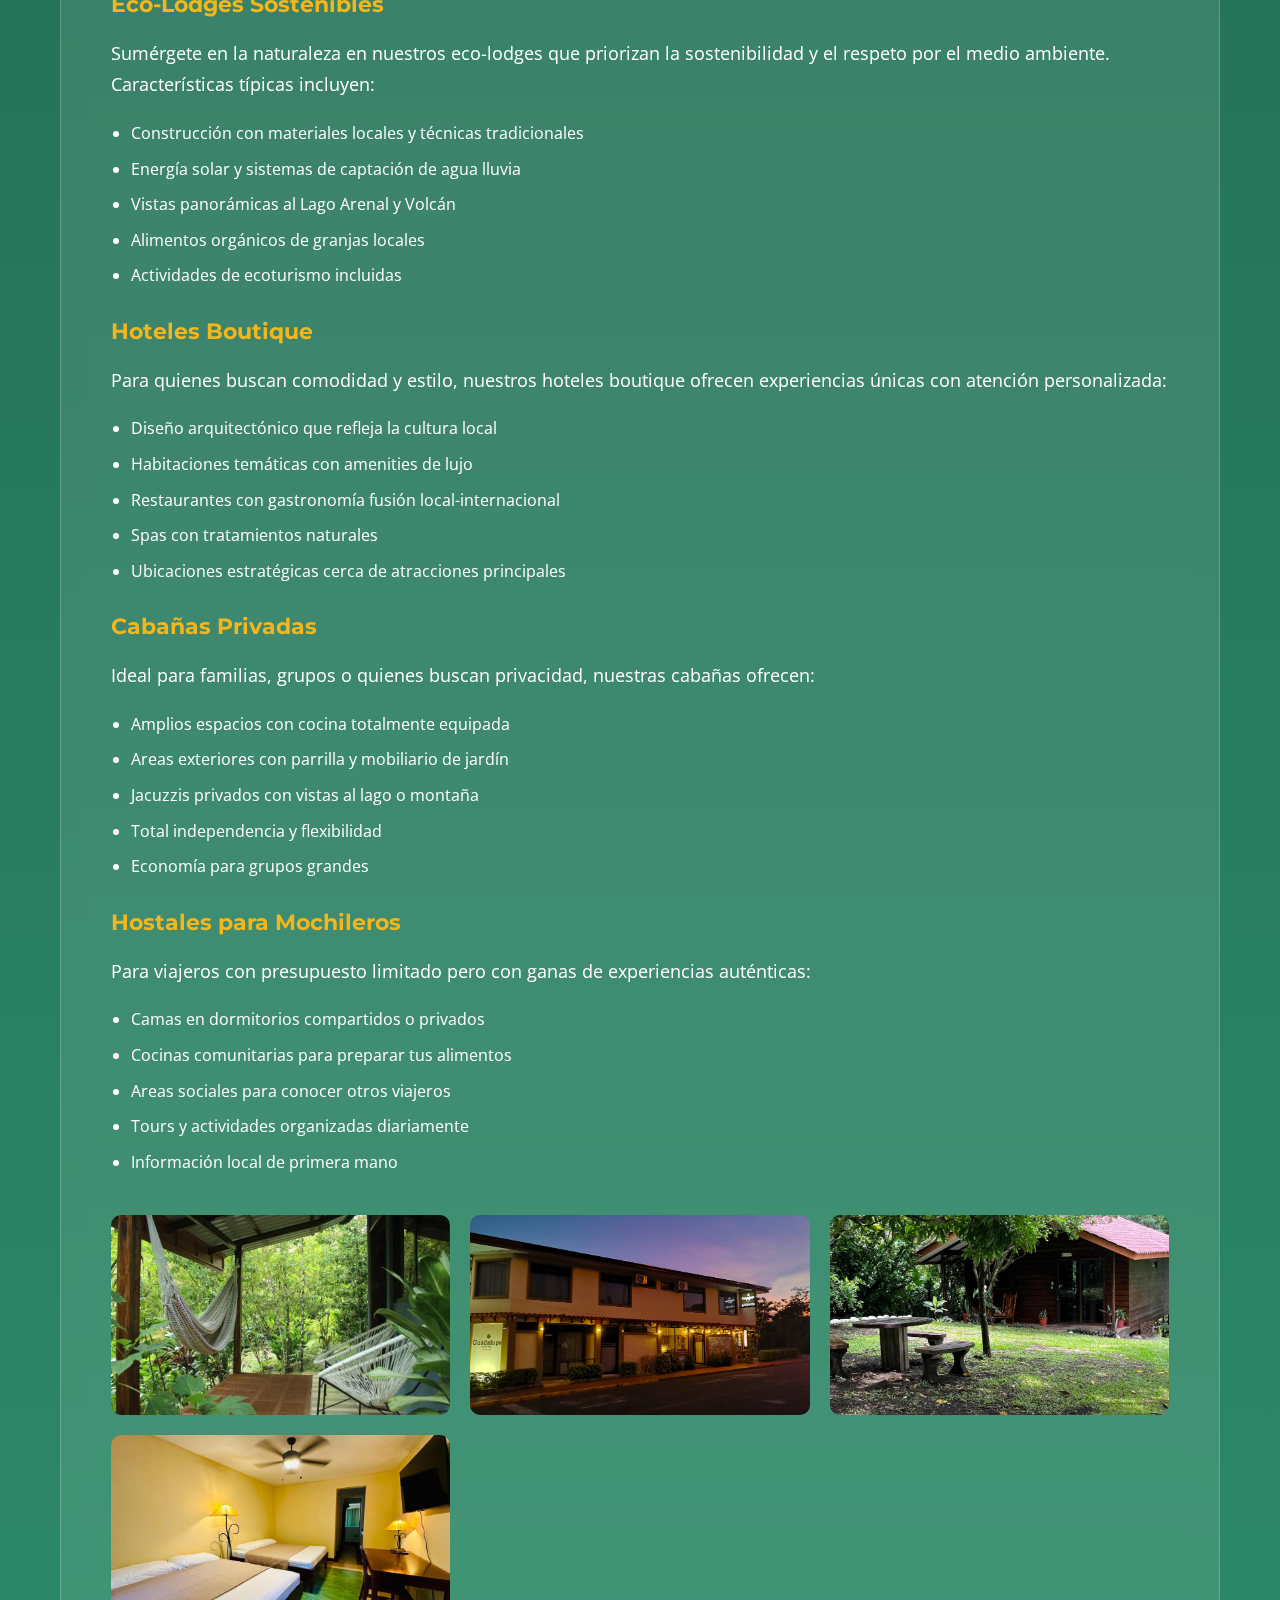
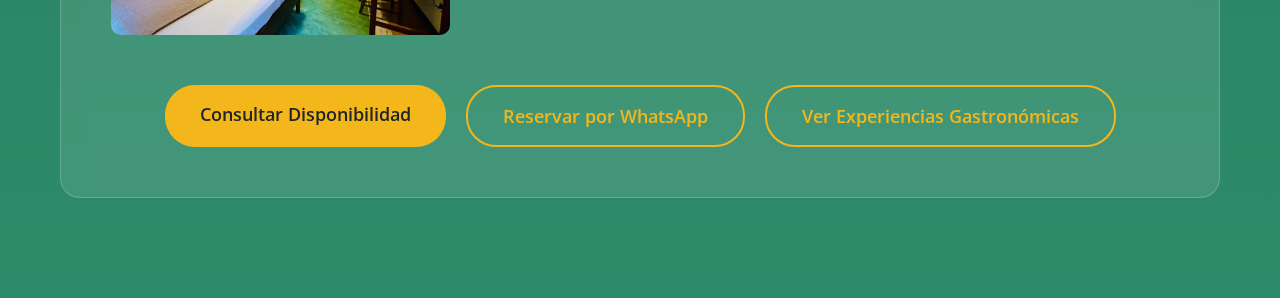
<file: proyecto/servicios/hospedaje.html>
<!DOCTYPE html>
<html lang="es">
<head>
    <meta charset="UTF-8">
    <meta name="viewport" content="width=device-width, initial-scale=1.0">
    <title>Hospedaje - Tilarán</title>
    <link rel="stylesheet" href="https://cdnjs.cloudflare.com/ajax/libs/font-awesome/6.4.0/css/all.min.css">
    <link rel="preconnect" href="https://fonts.googleapis.com">
    <link rel="preconnect" href="https://fonts.gstatic.com" crossorigin>
    <link href="https://fonts.googleapis.com/css2?family=Montserrat:wght@400;500;600;700&family=Open+Sans:wght@300;400;600&display=swap" rel="stylesheet">
    <link rel="stylesheet" href="../styles.css">
    <link rel="stylesheet" href="styles/servicios.css">
</head>
<body>
    <div class="back-button">
        <a href="../index.html#servicios">
            <i class="fas fa-arrow-left"></i> Volver a Servicios
        </a>
    </div>

    <section class="service-detail">
        <div class="service-container">
            <div class="service-header">
                <h1>Hospedaje en Tilarán</h1>
                <p>Encuentra el refugio perfecto para tu aventura en Guanacaste</p>
            </div>

            <div class="service-content">
                <div class="service-info">
                    <h2>Alojamientos para Todos los Gustos</h2>
                    <p>Desde eco-lodges sostenibles con vistas espectaculares al Lago Arenal hasta hoteles boutique en el corazón de Tilarán, ofrecemos una amplia gama de opciones de hospedaje para que encuentres el lugar perfecto que se adapte a tu estilo de viaje y presupuesto. Trabajamos con los mejores establecimientos de la región para garantizarte una estadía cómoda y memorable.</p>
                    
                    <div class="service-features">
                        <div class="feature-item">
                            <i class="fas fa-tree"></i>
                            <h3>Eco-Lodges</h3>
                            <p>Alojamientos sostenibles en contacto con la naturaleza</p>
                        </div>
                        <div class="feature-item">
                            <i class="fas fa-hotel"></i>
                            <h3>Hoteles Boutique</h3>
                            <p>Establecimientos únicos con diseño y servicio personalizado</p>
                        </div>
                        <div class="feature-item">
                            <i class="fas fa-home"></i>
                            <h3>Cabañas Privadas</h3>
                            <p>Alojamiento independiente con privacidad y comodidad</p>
                        </div>
                        <div class="feature-item">
                            <i class="fas fa-bed"></i>
                            <h3>Hostales</h3>
                            <p>Opción económica para mochileros y viajeros jóvenes</p>
                        </div>
                    </div>
                </div>

                <div class="pricing-info">
                    <h3>Rangos de Precios y Temporadas</h3>
                    <p><strong>Temporada Alta (Dic-Abr):</strong> Precios pueden aumentar 20-30% - Reserva con anticipación</p>
                    <p><strong>Temporada Verde (May-Nov):</strong> Mejores precios y promociones especiales</p>
                    <p><strong>Eco-Lodges:</strong> $80-200 por noche - Incluye desayuno y actividades</p>
                    <p><strong>Hoteles Boutique:</strong> $120-300 por noche - Servicios premium y ubicaciones privilegiadas</p>
                    <p><strong>Cabañas:</strong> $60-150 por noche - Ideal para familias y grupos</p>
                    <p><strong>Hostales:</strong> $15-40 por cama - Ambiente social y económico</p>
                </div>

                <div class="service-info">
                    <h2>Tipos de Alojamiento</h2>
                    
                    <h3>Eco-Lodges Sostenibles</h3>
                    <p>Sumérgete en la naturaleza en nuestros eco-lodges que priorizan la sostenibilidad y el respeto por el medio ambiente. Características típicas incluyen:</p>
                    <ul>
                        <li>Construcción con materiales locales y técnicas tradicionales</li>
                        <li>Energía solar y sistemas de captación de agua lluvia</li>
                        <li>Vistas panorámicas al Lago Arenal y Volcán</li>
                        <li>Alimentos orgánicos de granjas locales</li>
                        <li>Actividades de ecoturismo incluidas</li>
                    </ul>
                    
                    <h3>Hoteles Boutique</h3>
                    <p>Para quienes buscan comodidad y estilo, nuestros hoteles boutique ofrecen experiencias únicas con atención personalizada:</p>
                    <ul>
                        <li>Diseño arquitectónico que refleja la cultura local</li>
                        <li>Habitaciones temáticas con amenities de lujo</li>
                        <li>Restaurantes con gastronomía fusión local-internacional</li>
                        <li>Spas con tratamientos naturales</li>
                        <li>Ubicaciones estratégicas cerca de atracciones principales</li>
                    </ul>
                    
                    <h3>Cabañas Privadas</h3>
                    <p>Ideal para familias, grupos o quienes buscan privacidad, nuestras cabañas ofrecen:</p>
                    <ul>
                        <li>Amplios espacios con cocina totalmente equipada</li>
                        <li>Areas exteriores con parrilla y mobiliario de jardín</li>
                        <li>Jacuzzis privados con vistas al lago o montaña</li>
                        <li>Total independencia y flexibilidad</li>
                        <li>Economía para grupos grandes</li>
                    </ul>
                    
                    <h3>Hostales para Mochileros</h3>
                    <p>Para viajeros con presupuesto limitado pero con ganas de experiencias auténticas:</p>
                    <ul>
                        <li>Camas en dormitorios compartidos o privados</li>
                        <li>Cocinas comunitarias para preparar tus alimentos</li>
                        <li>Areas sociales para conocer otros viajeros</li>
                        <li>Tours y actividades organizadas diariamente</li>
                        <li>Información local de primera mano</li>
                    </ul>
                </div>

                <div class="service-gallery">
                    <div class="gallery-item">
                        <img src="../img/eco-lodge.jpg" alt="Eco-Lodge con vista al lago">
                    </div>
                    <div class="gallery-item">
                        <img src="../img/hotel.jpg" alt="Hotel en Tilarán">
                    </div>
                    <div class="gallery-item">
                        <img src="../img/cabaña.jpg" alt="Cabaña privada">
                    </div>
                    <div class="gallery-item">
                        <img src="../img/hostel.jpg" alt="Hostal para mochileros">
                    </div>
                </div>

                <div class="cta-buttons">
                    <a href="../index.html#contacto" class="btn">Consultar Disponibilidad</a>
                    <a href="https://wa.me/50626955050" class="btn btn-outline">Reservar por WhatsApp</a>
                    <a href="../servicios/gastronomia.html" class="btn btn-outline">Ver Experiencias Gastronómicas</a>
                </div>
            </div>
        </div>
    </section>
</body>
</html>
</file>
<file: proyecto/styles.css>
* {
    margin: 0;
    padding: 0;
    box-sizing: border-box;
}

:root {
    --primary: #1e5f4b;
    --secondary: #2d8b6a;
    --accent: #f3b71b;
    --light: #f8f9fa;
    --dark: #212529;
    --gray: #6c757d;
    --light-gray: #e9ecef;
}

body {
    font-family: 'Open Sans', sans-serif;
    background-color: #f0f2f5;
    color: var(--dark);
    line-height: 1.6;
    overflow-x: hidden;
}

h1, h2, h3, h4, h5, h6 {
    font-family: 'Montserrat', sans-serif;
    font-weight: 700;
}

.container {
    max-width: 1200px;
    margin: 0 auto;
    padding: 0 20px;
}

.btn {
    display: inline-block;
    background: var(--primary);
    color: white;
    padding: 12px 30px;
    border-radius: 30px;
    text-decoration: none;
    font-weight: 600;
    transition: all 0.3s ease;
    border: none;
    cursor: pointer;
    font-size: 1rem;
    text-align: center;
}

.btn:hover {
    background: var(--secondary);
    transform: translateY(-3px);
    box-shadow: 0 5px 15px rgba(0, 0, 0, 0.1);
}

.btn-outline {
    background: transparent;
    border: 2px solid var(--primary);
    color: var(--primary);
}

.btn-outline:hover {
    background: var(--primary);
    color: white;
}

section {
    padding: 100px 0;
}

.section-title {
    text-align: center;
    margin-bottom: 60px;
}

.section-title h2 {
    font-size: 2.5rem;
    color: var(--primary);
    position: relative;
    display: inline-block;
    margin-bottom: 15px;
}

.section-title h2::after {
    content: '';
    position: absolute;
    bottom: -15px;
    left: 50%;
    transform: translateX(-50%);
    width: 80px;
    height: 4px;
    background: var(--accent);
}

.section-title p {
    font-size: 1.2rem;
    color: var(--gray);
    max-width: 700px;
    margin: 20px auto 0;
}

/* HEADER Y NAVEGACIÓN */
header {
    position: fixed;
    top: 0;
    left: 0;
    width: 100%;
    padding: 20px 0;
    z-index: 1000;
    transition: all 0.3s ease;
    background: transparent;
}

header.scrolled {
    background: rgba(30, 95, 75, 0.95);
    padding: 15px 0;
    box-shadow: 0 5px 20px rgba(0, 0, 0, 0.1);
    backdrop-filter: blur(5px);
}

.nav-container {
    display: flex;
    justify-content: space-between;
    align-items: center;
}

.logo {
    display: flex;
    align-items: center;
    gap: 15px;
}

.logo-icon {
    width: 50px;
    height: 50px;
    background: var(--accent);
    border-radius: 50%;
    display: flex;
    align-items: center;
    justify-content: center;
    color: white;
    font-size: 1.5rem;
}

.logo h1 {
    font-size: 1.8rem;
    color: white;
    margin-bottom: 0;
    line-height: 1.2;
}

.logo h1 span {
    display: block;
    font-size: 0.9rem;
    font-weight: 400;
    color: rgba(255, 255, 255, 0.8);
}

.nav-links {
    display: flex;
    list-style: none;
}

.nav-links li {
    margin-left: 30px;
}

.nav-links a {
    color: white;
    text-decoration: none;
    font-weight: 500;
    font-size: 1.1rem;
    transition: all 0.3s ease;
    position: relative;
}

.nav-links a::after {
    content: '';
    position: absolute;
    bottom: -5px;
    left: 0;
    width: 0;
    height: 2px;
    background: var(--accent);
    transition: width 0.3s ease;
}

.nav-links a:hover::after {
    width: 100%;
}

.nav-links a:hover {
    color: var(--accent);
}


.menu-toggle {
    display: none;
    cursor: pointer;
    z-index: 2000;
}

.menu-toggle i {
    font-size: 28px;
    color: white;
}


.sidebar {
    position: fixed;
    top: 0;
    right: -320px;
    width: 320px;
    height: 100%;
    background: var(--primary);
    z-index: 1500;
    transition: all 0.4s ease;
    padding: 100px 30px 30px;
    box-shadow: -5px 0 25px rgba(0, 0, 0, 0.2);
}

.sidebar.active {
    right: 0;
}

.sidebar-links {
    list-style: none;
    max-height: calc(100vh - 130px);
    overflow-y: auto;
    padding-right: 10px;
}

.sidebar-links::-webkit-scrollbar {
    width: 6px;
}

.sidebar-links::-webkit-scrollbar-track {
    background: rgba(255, 255, 255, 0.1);
    border-radius: 3px;
}

.sidebar-links::-webkit-scrollbar-thumb {
    background: var(--accent);
    border-radius: 3px;
}

.sidebar-links li {
    margin-bottom: 15px;
}

.sidebar-links a {
    display: block;
    color: white;
    text-decoration: none;
    font-size: 1.1rem;
    padding: 12px 20px;
    border-radius: 5px;
    transition: all 0.3s ease;
    background: rgba(255, 255, 255, 0.05);
}

.sidebar-links a:hover {
    background: rgba(255, 255, 255, 0.1);
    transform: translateX(5px);
}

.sidebar-links i {
    margin-right: 15px;
    width: 25px;
    text-align: center;
    color: var(--accent);
}

.close-sidebar {
    position: absolute;
    top: 25px;
    right: 25px;
    font-size: 24px;
    color: white;
    cursor: pointer;
    transition: all 0.3s ease;
}

.close-sidebar:hover {
    color: var(--accent);
    transform: rotate(90deg);
}

.hero {
    height: 100vh;
    min-height: 100vh;
    background: linear-gradient(rgba(0, 0, 0, 0.5), rgba(0, 0, 0, 0.5)), url('img/hero-background.jpg') no-repeat center center/cover;
    display: flex;
    align-items: center;
    text-align: center;
    color: white;
    position: relative;
    overflow: hidden;
    padding-bottom: 100px;
}

.hero-content {
    max-width: 800px;
    margin: 0 auto;
    padding-top: 80px;
    position: relative;
    z-index: 2;
    padding-bottom: 40px;
}

.hero h1 {
    font-size: 3.5rem;
    margin-bottom: 20px;
    text-shadow: 0 2px 10px rgba(0, 0, 0, 0.3);
    line-height: 1.2;
}

.hero p {
    font-size: 1.3rem;
    margin-bottom: 30px;
    max-width: 700px;
    margin-left: auto;
    margin-right: auto;
    font-weight: 300;
}

.hero-btns {
    display: flex;
    justify-content: center;
    gap: 20px;
    margin-top: 40px;
}


.scroll-down {
    position: absolute;
    bottom: -100px;
    left: 50%;
    transform: translateX(-50%);
    color: white;
    font-size: 2rem;
    animation: bounce 2s infinite;
    cursor: pointer;
    opacity: 0.8;
    transition: all 0.3s ease;
    z-index: 10;
}

.scroll-down:hover {
    opacity: 1;
    color: var(--accent);
    transform: translateX(-50%) scale(1.1);
}

@keyframes bounce {
    0%, 20%, 50%, 80%, 100% {
        transform: translateY(0) translateX(-50%);
    }
    40% {
        transform: translateY(-15px) translateX(-50%);
    }
    60% {
        transform: translateY(-8px) translateX(-50%);
    }
}

.info {
    background: white;
    position: relative;
    z-index: 1;
    padding: 100px 0;
}

.info-content {
    display: flex;
    gap: 50px;
    align-items: center;
}

.info-text {
    flex: 1;
}

.info-text h3 {
    color: var(--secondary);
    font-size: 1.8rem;
    margin-bottom: 20px;
}

.info-text p {
    margin-bottom: 20px;
    color: var(--gray);
    font-size: 1.1rem;
    line-height: 1.8;
}

.stats {
    display: grid;
    grid-template-columns: repeat(auto-fit, minmax(180px, 1fr));
    gap: 20px;
    margin-top: 30px;
}

.stat-item {
    display: flex;
    align-items: center;
    gap: 15px;
    background: var(--light);
    padding: 15px;
    border-radius: 10px;
    transition: all 0.3s ease;
}

.stat-item:hover {
    transform: translateY(-5px);
    box-shadow: 0 5px 15px rgba(0, 0, 0, 0.05);
}

.stat-item i {
    font-size: 1.8rem;
    color: var(--accent);
}

.stat-item span {
    font-size: 1.5rem;
    font-weight: 700;
    color: var(--primary);
    display: block;
    line-height: 1.2;
}

.stat-item p {
    margin: 0;
    color: var(--gray);
    font-size: 0.9rem;
}

.info-img {
    flex: 1;
}

.image-frame {
    border-radius: 15px;
    overflow: hidden;
    box-shadow: 0 15px 50px rgba(0, 0, 0, 0.1);
    position: relative;
    padding-top: 58%;
}

.image-frame img {
    position: absolute;
    top: 0;
    left: 0;
    width: 100%;
    height: 100%;
    object-fit: cover;
    transition: transform 0.5s ease;
}

.image-frame:hover img {
    transform: scale(1.05);
}

/* SERVICES SECTION */
.services {
    background: linear-gradient(to bottom, var(--primary), var(--secondary));
    color: white;
    position: relative;
    overflow: hidden;
}

.services::before {
    content: '';
    position: absolute;
    top: -50px;
    left: 0;
    width: 100%;
    height: 100px;
    background: white;
    transform: skewY(-2deg);
    z-index: 1;
}

.services .section-title h2 {
    color: white;
}

.services-grid {
    display: grid;
    grid-template-columns: repeat(auto-fit, minmax(250px, 1fr));
    gap: 30px;
    margin-top: 30px;
}

.service-card {
    background: rgba(255, 255, 255, 0.1);
    border-radius: 15px;
    padding: 40px 30px;
    text-align: center;
    transition: all 0.3s ease;
    backdrop-filter: blur(5px);
    border: 1px solid rgba(255, 255, 255, 0.2);
}

.service-card:hover {
    transform: translateY(-10px);
    background: rgba(255, 255, 255, 0.15);
    box-shadow: 0 15px 30px rgba(0, 0, 0, 0.2);
}

.service-icon {
    font-size: 3rem;
    margin-bottom: 25px;
    color: var(--accent);
    display: inline-block;
    transition: all 0.3s ease;
}

.service-card:hover .service-icon {
    transform: scale(1.2);
}

.service-card h3 {
    font-size: 1.5rem;
    margin-bottom: 15px;
}

.service-card p {
    margin-bottom: 20px;
    font-size: 1.05rem;
    line-height: 1.6;
}

.service-card a {
    color: var(--accent);
    text-decoration: none;
    font-weight: 600;
    font-size: 0.95rem;
    transition: all 0.3s ease;
    display: inline-flex;
    align-items: center;
    gap: 5px;
}

.service-card a:hover {
    gap: 10px;
    color: white;
}

/* FEATURES SECTION */
.features {
    background: var(--light);
}

.features-grid {
    display: grid;
    grid-template-columns: repeat(auto-fit, minmax(250px, 1fr));
    gap: 30px;
}

.feature-card {
    background: white;
    border-radius: 15px;
    overflow: hidden;
    box-shadow: 0 5px 25px rgba(0, 0, 0, 0.05);
    transition: all 0.3s ease;
}

.feature-card:hover {
    transform: translateY(-10px);
    box-shadow: 0 15px 35px rgba(0, 0, 0, 0.1);
}

.feature-img {
    height: 220px;
    overflow: hidden;
}

.feature-img img {
    width: 100%;
    height: 100%;
    object-fit: cover;
    transition: transform 0.5s ease;
}

.feature-card:hover .feature-img img {
    transform: scale(1.1);
}

.feature-content {
    padding: 25px;
}

.feature-content h3 {
    color: var(--primary);
    font-size: 1.4rem;
    margin-bottom: 15px;
}

.feature-content p {
    color: var(--gray);
    margin-bottom: 20px;
    line-height: 1.7;
}

/* CONTACT SECTION */
.contact {
    background: linear-gradient(to bottom, var(--secondary), var(--primary));
    color: white;
    position: relative;
}

.contact::before {
    content: '';
    position: absolute;
    top: -50px;
    left: 0;
    width: 100%;
    height: 100px;
    background: white;
    transform: skewY(-2deg);
    z-index: 1;
}

.contact-container {
    display: grid;
    grid-template-columns: repeat(auto-fit, minmax(300px, 1fr));
    gap: 50px;
    position: relative;
    z-index: 2;
}

.contact-info h3 {
    font-size: 1.8rem;
    margin-bottom: 20px;
    color: white;
}

.contact-info p {
    margin-bottom: 30px;
    font-size: 1.1rem;
    line-height: 1.7;
}

.contact-details {
    margin-top: 30px;
}

.contact-details div {
    margin-bottom: 20px;
    display: flex;
    align-items: flex-start;
    gap: 15px;
}

.contact-details i {
    font-size: 1.3rem;
    color: var(--accent);
    margin-top: 5px;
}

.contact-details span {
    flex: 1;
    font-size: 1.05rem;
}

.map {
    margin-top: 40px;
    border-radius: 10px;
    overflow: hidden;
    box-shadow: 0 10px 30px rgba(0, 0, 0, 0.1);
}

.contact-form {
    background: rgba(255, 255, 255, 0.1);
    padding: 40px 30px;
    border-radius: 15px;
    backdrop-filter: blur(5px);
    border: 1px solid rgba(255, 255, 255, 0.2);
}

.form-group {
    margin-bottom: 25px;
}

.form-group label {
    display: block;
    margin-bottom: 8px;
    font-weight: 500;
    font-size: 1.05rem;
}

.form-control {
    width: 100%;
    padding: 15px;
    border: none;
    border-radius: 8px;
    background: rgba(255, 255, 255, 0.9);
    font-size: 1rem;
    font-family: 'Open Sans', sans-serif;
    transition: all 0.3s ease;
}

.form-control:focus {
    outline: none;
    background: white;
    box-shadow: 0 0 0 3px rgba(243, 183, 27, 0.3);
}

textarea.form-control {
    min-height: 150px;
    resize: vertical;
}

footer {
    background: var(--dark);
    color: white;
    padding: 70px 0 20px;
}

.footer-content {
    display: grid;
    grid-template-columns: repeat(auto-fit, minmax(250px, 1fr));
    gap: 40px;
    margin-bottom: 50px;
}

.footer-about {
    padding-right: 20px;
}

.footer-logo {
    font-size: 2rem;
    font-weight: 700;
    color: white;
    margin-bottom: 20px;
    font-family: 'Montserrat', sans-serif;
}

.footer-logo span {
    color: var(--accent);
}

.footer-about p {
    color: #adb5bd;
    margin-bottom: 25px;
    line-height: 1.7;
}

.social-icons {
    display: flex;
    gap: 15px;
}

.social-icons a {
    display: flex;
    align-items: center;
    justify-content: center;
    width: 45px;
    height: 45px;
    background: rgba(255, 255, 255, 0.1);
    border-radius: 50%;
    color: white;
    font-size: 1.2rem;
    transition: all 0.3s ease;
}

.social-icons a:hover {
    background: var(--accent);
    transform: translateY(-5px);
}

.footer-links h4, .footer-newsletter h4 {
    margin-bottom: 25px;
    font-size: 1.3rem;
    position: relative;
    display: inline-block;
    padding-bottom: 10px;
}

.footer-links h4::after, .footer-newsletter h4::after {
    content: '';
    position: absolute;
    bottom: 0;
    left: 0;
    width: 40px;
    height: 3px;
    background: var(--accent);
}

.footer-links ul {
    list-style: none;
}

.footer-links li {
    margin-bottom: 12px;
}

.footer-links a {
    color: #adb5bd;
    text-decoration: none;
    transition: all 0.3s ease;
    font-size: 1.05rem;
}

.footer-links a:hover {
    color: var(--accent);
    padding-left: 5px;
}

.footer-newsletter p {
    color: #adb5bd;
    margin-bottom: 20px;
    line-height: 1.7;
}

.footer-newsletter .form-group {
    position: relative;
}

.footer-newsletter .form-control {
    padding: 15px 20px;
    background: rgba(255, 255, 255, 0.1);
    border: 1px solid rgba(255, 255, 255, 0.2);
    color: white;
    font-size: 1rem;
}

.footer-newsletter .form-control::placeholder {
    color: rgba(255, 255, 255, 0.6);
}

.footer-newsletter .btn {
    width: 100%;
    margin-top: 10px;
    background: var(--accent);
    color: var(--dark);
    font-weight: 700;
}

.footer-newsletter .btn:hover {
    background: white;
}

.copyright {
    padding-top: 30px;
    border-top: 1px solid rgba(255, 255, 255, 0.1);
    color: #adb5bd;
    font-size: 0.95rem;
    text-align: center;
}


.dropdown {
    position: relative;
}

.dropdown-menu {
    position: absolute;
    top: 100%;
    left: 50%;
    transform: translateX(-50%) translateY(15px);
    background: linear-gradient(135deg, #1e5f4b 0%, #2d8b6a 100%);
    min-width: 280px;
    box-shadow: 
        0 20px 40px rgba(0, 0, 0, 0.15),
        0 5px 15px rgba(0, 0, 0, 0.1),
        inset 0 1px 0 rgba(255, 255, 255, 0.1);
    border-radius: 20px;
    padding: 15px;
    opacity: 0;
    visibility: hidden;
    transition: all 0.4s cubic-bezier(0.175, 0.885, 0.32, 1.275);
    z-index: 1000;
    border: 1px solid rgba(255, 255, 255, 0.1);
    backdrop-filter: blur(10px);
}

.dropdown:hover .dropdown-menu {
    opacity: 1;
    visibility: visible;
    transform: translateX(-50%) translateY(10px);
}

.dropdown-menu::before {
    content: '';
    position: absolute;
    top: -8px;
    left: 50%;
    transform: translateX(-50%);
    width: 0;
    height: 0;
    border-left: 10px solid transparent;
    border-right: 10px solid transparent;
    border-bottom: 10px solid #1e5f4b;
}

.dropdown-menu li {
    margin: 5px 0;
    position: relative;
    overflow: hidden;
}

.dropdown-menu li::before {
    content: '';
    position: absolute;
    left: -100%;
    top: 0;
    width: 100%;
    height: 100%;
    background: linear-gradient(90deg, transparent, rgba(255, 255, 255, 0.1), transparent);
    transition: left 0.6s ease;
}

.dropdown-menu li:hover::before {
    left: 100%;
}

.dropdown-menu a {
    color: white !important;
    padding: 15px 20px;
    display: flex;
    align-items: center;
    gap: 15px;
    transition: all 0.3s ease;
    border-radius: 12px;
    background: rgba(255, 255, 255, 0.05);
    border: 1px solid rgba(255, 255, 255, 0.1);
    position: relative;
    z-index: 1;
    font-weight: 500;
    text-shadow: 0 1px 2px rgba(0, 0, 0, 0.2);
}

.dropdown-menu a:hover {
    background: rgba(255, 255, 255, 0.15);
    transform: translateX(8px);
    box-shadow: 0 5px 15px rgba(0, 0, 0, 0.2);
    border-color: rgba(255, 255, 255, 0.2);
}

.dropdown-menu a i:first-child {
    font-size: 1.3rem;
    color: var(--accent);
    width: 25px;
    text-align: center;
    transition: all 0.3s ease;
}

.dropdown-menu a:hover i:first-child {
    transform: scale(1.2);
    color: #ffd700;
}

.dropdown-menu a i.fa-chevron-down {
    margin-left: auto;
    font-size: 0.9rem;
    opacity: 0.7;
    transition: transform 0.3s ease;
}


.dropdown-menu::after {
    content: '';
    position: absolute;
    top: 0;
    left: 0;
    right: 0;
    bottom: 0;
    background: 
        radial-gradient(circle at 20% 80%, rgba(243, 183, 27, 0.1) 0%, transparent 50%),
        radial-gradient(circle at 80% 20%, rgba(255, 255, 255, 0.05) 0%, transparent 50%);
    border-radius: 20px;
    pointer-events: none;
}


.sidebar-dropdown {
    position: relative;
}

.sidebar-dropdown .dropdown-toggle {
    display: flex;
    align-items: center;
    justify-content: space-between;
    padding: 15px 20px;
    background: rgba(255, 255, 255, 0.05);
    border-radius: 10px;
    margin-bottom: 10px;
    transition: all 0.3s ease;
    border: 1px solid rgba(255, 255, 255, 0.1);
}

.sidebar-dropdown .dropdown-toggle:hover {
    background: rgba(255, 255, 255, 0.1);
    transform: translateX(5px);
}

.sidebar-dropdown .dropdown-toggle i.fa-chevron-down {
    transition: transform 0.4s cubic-bezier(0.175, 0.885, 0.32, 1.275);
    font-size: 0.9rem;
}

.sidebar-dropdown.active .dropdown-toggle i.fa-chevron-down {
    transform: rotate(180deg);
}

.sidebar-dropdown.active .dropdown-toggle {
    background: rgba(255, 255, 255, 0.15);
    border-color: rgba(243, 183, 27, 0.3);
}

.sidebar-submenu {
    max-height: 0;
    overflow: hidden;
    transition: max-height 0.6s cubic-bezier(0.175, 0.885, 0.32, 1.275);
    padding-left: 0;
    background: rgba(0, 0, 0, 0.1);
    border-radius: 0 0 10px 10px;
    margin-top: -10px;
    position: relative;
}

.sidebar-dropdown.active .sidebar-submenu {
    max-height: 300px;
}

.sidebar-submenu li {
    margin: 0;
    opacity: 0;
    transform: translateX(-20px);
    transition: all 0.4s ease;
}

.sidebar-dropdown.active .sidebar-submenu li {
    opacity: 1;
    transform: translateX(0);
}

.sidebar-dropdown.active .sidebar-submenu li:nth-child(1) { transition-delay: 0.1s; }
.sidebar-dropdown.active .sidebar-submenu li:nth-child(2) { transition-delay: 0.2s; }
.sidebar-dropdown.active .sidebar-submenu li:nth-child(3) { transition-delay: 0.3s; }

.sidebar-submenu a {
    padding: 15px 20px 15px 50px;
    background: transparent;
    border: none;
    border-radius: 0;
    position: relative;
    font-size: 1rem;
}

.sidebar-submenu a::before {
    content: '';
    position: absolute;
    left: 30px;
    top: 50%;
    transform: translateY(-50%);
    width: 6px;
    height: 6px;
    background: var(--accent);
    border-radius: 50%;
    transition: all 0.3s ease;
}

.sidebar-submenu a:hover::before {
    width: 12px;
    height: 12px;
    left: 27px;
}

.sidebar-submenu a:hover {
    background: rgba(255, 255, 255, 0.05);
    transform: translateX(8px);
    padding-left: 55px;
}


.sidebar-dropdown .dropdown-toggle::after {
    content: '';
    position: absolute;
    right: 20px;
    top: 50%;
    transform: translateY(-50%);
    width: 8px;
    height: 8px;
    background: var(--accent);
    border-radius: 50%;
    opacity: 0;
    transition: opacity 0.3s ease;
}

.sidebar-dropdown.active .dropdown-toggle::after {
    opacity: 1;
    animation: pulse 2s infinite;
}

@keyframes pulse {
    0% { box-shadow: 0 0 0 0 rgba(243, 183, 27, 0.7); }
    70% { box-shadow: 0 0 0 10px rgba(243, 183, 27, 0); }
    100% { box-shadow: 0 0 0 0 rgba(243, 183, 27, 0); }
}

/* RESPONSIVE */
@media (max-width: 992px) {
    .hero h1 {
        font-size: 2.8rem;
    }
    
    .info-content {
        flex-direction: column;
    }
    
    .info-img {
        width: 100%;
        margin-top: 40px;
    }
    
    .section-title h2 {
        font-size: 2.2rem;
    }
}

@media (max-width: 768px) {
    .nav-links {
        display: none;
    }
    
    .menu-toggle {
        display: block;
    }
    
    .hero {
        height: 100vh;
        min-height: 100vh;
        padding: 0;
        display: flex;
        align-items: center;
        justify-content: center;
        padding-bottom: 80px;
    }
    
    .hero-content {
        padding: 20px;
        padding-top: 100px;
        width: 100%;
        max-width: 90%;
        padding-bottom: 30px;
    }
    
    .hero h1 {
        font-size: 2.3rem;
    }
    
    .hero p {
        font-size: 1.1rem;
    }
    
    .hero-btns {
        flex-direction: column;
        align-items: center;
        gap: 15px;
        margin-bottom: 40px;
    }
    
    .scroll-down {
        bottom: -170px;
        font-size: 1.8rem;
    }
    
    section {
        padding: 80px 0;
    }
    
    .info {
        padding: 80px 0;
    }
    
    .stats {
        grid-template-columns: repeat(2, 1fr);
    }
    
    .dropdown-menu {
        position: fixed;
        top: auto;
        bottom: 80px;
        left: 50%;
        transform: translateX(-50%) translateY(20px);
        min-width: 90%;
        max-width: 400px;
        border-radius: 20px;
        box-shadow: 
            0 -10px 30px rgba(0, 0, 0, 0.3),
            0 5px 15px rgba(0, 0, 0, 0.2);
    }
    
    .dropdown-menu::before {
        top: auto;
        bottom: -8px;
        border-top: 10px solid #1e5f4b;
        border-bottom: none;
    }
    
    .dropdown:hover .dropdown-menu {
        transform: translateX(-50%) translateY(0);
    }
    
    .sidebar {
        width: 100%;
        max-width: 320px;
        padding: 100px 20px 30px;
    }
    
    .sidebar-links {
        max-height: calc(100vh - 130px);
        overflow-y: auto;
        -webkit-overflow-scrolling: touch;
        padding-right: 5px;
    }
    
    .sidebar-dropdown.active .sidebar-submenu {
        max-height: 500px;
        overflow-y: visible;
    }
    
    .sidebar-submenu {
        overflow: visible;
    }
    
    .sidebar-submenu a {
        padding: 18px 20px 18px 60px;
        font-size: 1.1rem;
    }
    
    .sidebar-submenu a::before {
        left: 35px;
        width: 8px;
        height: 8px;
    }
    
    .sidebar-submenu a:hover::before {
        width: 14px;
        height: 14px;
        left: 32px;
    }

    .sidebar.active {
        overflow-y: auto;
    }
    
    body.sidebar-open {
        overflow: hidden;
        position: fixed;
        width: 100%;
        height: 100%;
    }
}

@media (max-width: 576px) {
    .hero {
        height: 100vh;
        min-height: 100vh;
        padding-bottom: 70px;
    }
    
    .hero-content {
        padding-top: 90px;
        max-width: 95%;
        padding-bottom: 20px;
    }
    
    .hero h1 {
        font-size: 2rem;
        margin-bottom: 15px;
    }
    
    .hero p {
        font-size: 1rem;
        margin-bottom: 25px;
    }
    
    .hero-btns {
        margin-bottom: 50px;
        gap: 12px;
    }
    
    .scroll-down {
        bottom: -100px;
        font-size: 1.6rem;
    }
    
    .section-title h2 {
        font-size: 1.8rem;
    }
    
    .service-card, .feature-card {
        padding: 30px 20px;
    }
    
    .stats {
        grid-template-columns: 1fr;
    }
    
    .copyright p {
        font-size: 0.85rem;
    }
    
    .sidebar {
        max-width: 280px;
        padding: 90px 15px 25px;
    }
    
    .sidebar-links a {
        padding: 15px;
        font-size: 1rem;
    }
    
    .sidebar-dropdown .dropdown-toggle {
        padding: 15px;
    }
    
    .sidebar-submenu a {
        padding: 15px 15px 15px 45px;
        font-size: 0.95rem;
    }
    
    .sidebar-submenu a::before {
        left: 25px;
    }
}

@keyframes fadeInUp {
    from {
        opacity: 0;
        transform: translateY(30px);
    }
    to {
        opacity: 1;
        transform: translateY(0);
    }
}

.animate-fadeInUp {
    animation: fadeInUp 0.8s ease forwards;
}

html {
    scroll-behavior: smooth;
}

.loading {
    opacity: 0;
    transition: opacity 0.3s ease;
}

.loaded {
    opacity: 1;
}

@media (max-width: 768px) {
    * {
        -webkit-tap-highlight-color: transparent;
    }
    
    .sidebar-links {
        transform: translateZ(0);
        -webkit-transform: translateZ(0);
    }
}

.sidebar-overlay {
    position: fixed;
    top: 0;
    left: 0;
    width: 100%;
    height: 100%;
    background: rgba(0, 0, 0, 0.7);
    z-index: 1499;
    opacity: 0;
    visibility: hidden;
    transition: all 0.4s ease;
    backdrop-filter: blur(3px);
}

.sidebar-overlay.active {
    opacity: 1;
    visibility: visible;
}

@media (max-width: 768px) {
    .sidebar {
        z-index: 2000;
    }
    
    .menu-toggle {
        z-index: 2001;
    }
}
</file>
<file: proyecto/atractivos/styles/atractivos.css>
/* atractivos/styles/atractivos.css */
:root {
    --primary: #1e5f4b;
    --secondary: #2d8b6a;
    --accent: #f3b71b;
    --light: #f8f9fa;
    --dark: #212529;
    --gray: #6c757d;
    --light-gray: #e9ecef;
}

* {
    margin: 0;
    padding: 0;
    box-sizing: border-box;
}

body {
    font-family: 'Open Sans', sans-serif;
    background: var(--light);
    color: var(--dark);
    line-height: 1.6;
    min-height: 100vh;
    overflow-x: hidden;
}

h1, h2, h3, h4, h5, h6 {
    font-family: 'Montserrat', sans-serif;
    font-weight: 700;
}

.attraction-detail {
    padding: 100px 0 60px;
}

.attraction-container {
    max-width: 1200px;
    margin: 0 auto;
    padding: 0 20px;
}

.back-button {
    position: fixed;
    top: 30px;
    left: 30px;
    z-index: 1000;
}

.back-button a {
    display: flex;
    align-items: center;
    gap: 10px;
    color: var(--primary);
    text-decoration: none;
    font-weight: 600;
    padding: 12px 25px;
    background: white;
    border-radius: 25px;
    box-shadow: 0 5px 15px rgba(0, 0, 0, 0.1);
    transition: all 0.3s ease;
    font-size: 1rem;
}

.back-button a:hover {
    background: var(--light);
    transform: translateX(-5px);
}

.attraction-header {
    text-align: center;
    margin-bottom: 60px;
}

.attraction-header h1 {
    font-size: 2.8rem;
    margin-bottom: 20px;
    color: var(--primary);
    line-height: 1.2;
}

.attraction-header p {
    font-size: 1.2rem;
    color: var(--gray);
    max-width: 700px;
    margin: 0 auto;
    line-height: 1.6;
}

.attraction-content {
    background: white;
    border-radius: 20px;
    padding: 50px;
    box-shadow: 0 10px 30px rgba(0, 0, 0, 0.1);
    margin-bottom: 40px;
}

.attraction-hero {
    margin-bottom: 40px;
    border-radius: 15px;
    overflow: hidden;
    position: relative;
}

.attraction-hero img {
    width: 100%;
    display: block;
    border-radius: 15px;
    transition: transform 0.5s ease;
}

.attraction-hero:hover img {
    transform: scale(1.02);
}

.attraction-info {
    margin-bottom: 40px;
}

.attraction-info h2 {
    color: var(--secondary);
    margin-bottom: 25px;
    font-size: 1.8rem;
    position: relative;
    display: inline-block;
}

.attraction-info h2::after {
    content: '';
    position: absolute;
    bottom: -10px;
    left: 0;
    width: 60px;
    height: 3px;
    background: var(--accent);
}

.attraction-info h3 {
    color: var(--primary);
    margin: 25px 0 15px;
    font-size: 1.4rem;
}

.attraction-info p {
    margin-bottom: 20px;
    font-size: 1.1rem;
    line-height: 1.8;
    color: var(--gray);
}

.attraction-info ul {
    margin: 15px 0;
    padding-left: 20px;
}

.attraction-info li {
    margin-bottom: 10px;
    line-height: 1.6;
    color: var(--gray);
}

.attraction-features {
    display: grid;
    grid-template-columns: repeat(auto-fit, minmax(280px, 1fr));
    gap: 25px;
    margin: 40px 0;
}

.attraction-item {
    background: var(--light);
    padding: 30px;
    border-radius: 15px;
    text-align: center;
    transition: all 0.3s ease;
    border: 1px solid var(--light-gray);
}

.attraction-item:hover {
    transform: translateY(-5px);
    box-shadow: 0 10px 20px rgba(0, 0, 0, 0.1);
}

.attraction-item i {
    font-size: 2.8rem;
    color: var(--accent);
    margin-bottom: 20px;
    display: block;
}

.attraction-item h3 {
    margin-bottom: 15px;
    font-size: 1.3rem;
    color: var(--primary);
}

.attraction-item p {
    color: var(--gray);
    font-size: 1rem;
    margin: 0;
}

.practical-info {
    background: var(--light-gray);
    padding: 35px;
    border-radius: 15px;
    margin: 40px 0;
    border-left: 4px solid var(--accent);
}

.practical-info h3 {
    color: var(--primary);
    margin-bottom: 20px;
    font-size: 1.5rem;
}

.practical-info p {
    margin-bottom: 10px;
    font-size: 1.1rem;
    color: var(--dark);
}

.practical-info p strong {
    color: var(--primary);
}

.cta-buttons {
    display: flex;
    gap: 20px;
    justify-content: center;
    margin-top: 50px;
    flex-wrap: wrap;
}

.btn {
    display: inline-block;
    background: var(--primary);
    color: white;
    padding: 15px 35px;
    border-radius: 30px;
    text-decoration: none;
    font-weight: 600;
    transition: all 0.3s ease;
    border: none;
    cursor: pointer;
    font-size: 1.1rem;
    text-align: center;
    min-width: 200px;
}

.btn:hover {
    background: var(--secondary);
    transform: translateY(-3px);
    box-shadow: 0 5px 15px rgba(0, 0, 0, 0.2);
}

.btn-outline {
    background: transparent;
    border: 2px solid var(--primary);
    color: var(--primary);
}

.btn-outline:hover {
    background: var(--primary);
    color: white;
}

.attraction-gallery {
    display: grid;
    grid-template-columns: repeat(auto-fit, minmax(250px, 1fr));
    gap: 20px;
    margin: 40px 0;
}

.gallery-item {
    border-radius: 10px;
    overflow: hidden;
    position: relative;
    height: 200px;
    transition: transform 0.3s ease;
}

.gallery-item:hover {
    transform: scale(1.02);
}

.gallery-item img {
    width: 100%;
    height: 100%;
    object-fit: cover;
    transition: transform 0.5s ease;
}

.gallery-item:hover img {
    transform: scale(1.1);
}

.map-container {
    margin: 40px 0;
    border-radius: 15px;
    overflow: hidden;
    box-shadow: 0 5px 15px rgba(0, 0, 0, 0.1);
    height: 400px;
}

.map-container iframe {
    width: 100%;
    height: 100%;
    border: none;
}

.visitor-reviews {
    background: white;
    padding: 40px;
    border-radius: 15px;
    margin: 40px 0;
    box-shadow: 0 5px 15px rgba(0, 0, 0, 0.05);
}

.visitor-reviews h3 {
    color: var(--primary);
    margin-bottom: 30px;
    text-align: center;
    font-size: 1.6rem;
}

.review-grid {
    display: grid;
    grid-template-columns: repeat(auto-fit, minmax(300px, 1fr));
    gap: 25px;
}

.review-item {
    background: var(--light);
    padding: 25px;
    border-radius: 10px;
    border-left: 3px solid var(--accent);
}

.review-item p {
    font-style: italic;
    margin-bottom: 15px;
    color: var(--gray);
    line-height: 1.6;
}

.review-author {
    display: flex;
    align-items: center;
    gap: 15px;
}

.review-author img {
    width: 50px;
    height: 50px;
    border-radius: 50%;
    object-fit: cover;
}

.author-info h4 {
    font-size: 1.1rem;
    margin-bottom: 5px;
    color: var(--primary);
}

.author-info p {
    font-style: normal;
    font-size: 0.9rem;
    color: var(--gray);
    margin: 0;
}

.seasons-info {
    display: grid;
    grid-template-columns: repeat(auto-fit, minmax(250px, 1fr));
    gap: 25px;
    margin: 40px 0;
}

.season-item {
    background: var(--light);
    padding: 25px;
    border-radius: 10px;
    text-align: center;
    border: 1px solid var(--light-gray);
}

.season-item h4 {
    color: var(--primary);
    margin-bottom: 15px;
    font-size: 1.2rem;
}

.season-item p {
    color: var(--gray);
    margin-bottom: 10px;
}

.season-item ul {
    text-align: left;
    color: var(--gray);
    padding-left: 20px;
    margin-top: 10px;
}

.season-item li {
    margin-bottom: 5px;
    font-size: 0.95rem;
}

/* RESPONSIVE DESIGN */
@media (max-width: 1200px) {
    .attraction-container {
        padding: 0 30px;
    }
}

@media (max-width: 992px) {
    .attraction-header h1 {
        font-size: 2.3rem;
    }
    
    .attraction-content {
        padding: 35px;
    }
    
    .attraction-features {
        grid-template-columns: repeat(auto-fit, minmax(250px, 1fr));
        gap: 20px;
    }
    
    .review-grid {
        grid-template-columns: repeat(auto-fit, minmax(280px, 1fr));
    }
    
    .seasons-info {
        grid-template-columns: repeat(auto-fit, minmax(220px, 1fr));
    }
}

@media (max-width: 768px) {
    .attraction-detail {
        padding: 80px 0 40px;
    }
    
    .attraction-header h1 {
        font-size: 2rem;
        margin-bottom: 15px;
    }
    
    .attraction-header p {
        font-size: 1.1rem;
    }
    
    .attraction-content {
        padding: 25px;
        border-radius: 15px;
    }
    
    .attraction-info h2 {
        font-size: 1.6rem;
    }
    
    .attraction-info h2::after {
        width: 40px;
        bottom: -8px;
    }
    
    .attraction-info h3 {
        font-size: 1.3rem;
    }
    
    .attraction-info p {
        font-size: 1rem;
    }
    
    .attraction-features {
        grid-template-columns: 1fr;
        gap: 15px;
    }
    
    .attraction-item {
        padding: 20px;
    }
    
    .attraction-item i {
        font-size: 2.2rem;
        margin-bottom: 15px;
    }
    
    .practical-info {
        padding: 25px;
    }
    
    .practical-info h3 {
        font-size: 1.3rem;
    }
    
    .visitor-reviews {
        padding: 25px;
    }
    
    .visitor-reviews h3 {
        font-size: 1.4rem;
    }
    
    .review-grid {
        grid-template-columns: 1fr;
        gap: 20px;
    }
    
    .review-item {
        padding: 20px;
    }
    
    .attraction-gallery {
        grid-template-columns: repeat(2, 1fr);
        gap: 15px;
    }
    
    .gallery-item {
        height: 150px;
    }
    
    .map-container {
        height: 300px;
        margin: 30px 0;
    }
    
    .seasons-info {
        grid-template-columns: 1fr;
        gap: 15px;
    }
    
    .season-item {
        padding: 20px;
    }
    
    .cta-buttons {
        flex-direction: column;
        align-items: center;
        gap: 15px;
        margin-top: 40px;
    }
    
    .btn {
        width: 100%;
        max-width: 300px;
        padding: 12px 25px;
        font-size: 1rem;
    }
    
    .back-button {
        top: 20px;
        left: 20px;
    }
    
    .back-button a {
        padding: 10px 20px;
        font-size: 0.9rem;
    }
}

@media (max-width: 576px) {
    .attraction-detail {
        padding: 70px 0 30px;
    }
    
    .attraction-container {
        padding: 0 15px;
    }
    
    .attraction-header h1 {
        font-size: 1.8rem;
    }
    
    .attraction-header p {
        font-size: 1rem;
    }
    
    .attraction-content {
        padding: 20px;
        border-radius: 12px;
    }
    
    .attraction-info h2 {
        font-size: 1.4rem;
    }
    
    .attraction-info h3 {
        font-size: 1.2rem;
    }
    
    .attraction-info p {
        font-size: 1rem;
    }
    
    .attraction-item {
        padding: 15px;
    }
    
    .attraction-item i {
        font-size: 2rem;
    }
    
    .attraction-item h3 {
        font-size: 1.1rem;
    }
    
    .practical-info {
        padding: 20px;
        border-left-width: 3px;
    }
    
    .practical-info h3 {
        font-size: 1.2rem;
    }
    
    .practical-info p {
        font-size: 1rem;
    }
    
    .visitor-reviews {
        padding: 20px;
    }
    
    .visitor-reviews h3 {
        font-size: 1.3rem;
    }
    
    .review-item {
        padding: 15px;
    }
    
    .attraction-gallery {
        grid-template-columns: 1fr;
        gap: 10px;
    }
    
    .gallery-item {
        height: 200px;
    }
    
    .map-container {
        height: 250px;
        border-radius: 10px;
    }
    
    .back-button {
        top: 15px;
        left: 15px;
    }
    
    .back-button a {
        padding: 8px 15px;
        font-size: 0.8rem;
    }
    
    .review-author {
        flex-direction: column;
        text-align: center;
        gap: 10px;
    }
    
    .review-author img {
        width: 40px;
        height: 40px;
    }
    
    .season-item {
        padding: 15px;
    }
    
    .season-item h4 {
        font-size: 1.1rem;
    }
}

@media (max-width: 400px) {
    .attraction-header h1 {
        font-size: 1.6rem;
    }
    
    .attraction-content {
        padding: 15px;
    }
    
    .attraction-item {
        padding: 12px;
    }
    
    .btn {
        min-width: auto;
        width: 100%;
    }
    
    .gallery-item {
        height: 150px;
    }
    
    .map-container {
        height: 200px;
    }
}

/* Ajustes para tablets en orientación vertical */
@media (max-width: 992px) and (orientation: portrait) {
    .attraction-features {
        grid-template-columns: repeat(2, 1fr);
    }
    
    .review-grid {
        grid-template-columns: 1fr;
    }
    
    .seasons-info {
        grid-template-columns: repeat(2, 1fr);
    }
}

/* Ajustes para tablets en orientación horizontal */
@media (max-width: 992px) and (orientation: landscape) {
    .attraction-detail {
        padding: 90px 0 40px;
    }
    
    .attraction-header h1 {
        font-size: 2.2rem;
    }
    
    .attraction-gallery {
        grid-template-columns: repeat(3, 1fr);
    }
}

/* Ajustes para dispositivos con altura reducida */
@media (max-height: 600px) {
    .attraction-detail {
        padding: 80px 0 30px;
    }
    
    .attraction-header {
        margin-bottom: 40px;
    }
    
    .attraction-content {
        margin-bottom: 30px;
    }
    
    .map-container {
        height: 250px;
    }
}

/* Mejoras de accesibilidad */
@media (prefers-reduced-motion: reduce) {
    * {
        animation-duration: 0.01ms !important;
        animation-iteration-count: 1 !important;
        transition-duration: 0.01ms !important;
    }
    
    .gallery-item img,
    .attraction-hero img {
        transition: none !important;
    }
    
    .feature-item:hover,
    .attraction-item:hover,
    .btn:hover {
        transform: none !important;
    }
}

.seasons-adventure {
    display: grid;
    grid-template-columns: repeat(auto-fit, minmax(320px, 1fr));
    gap: 25px;
    margin: 30px 0;
}

.season-card.adventure {
    background: linear-gradient(135deg, var(--light) 0%, #f0f8ff 100%);
    border-radius: 18px;
    padding: 25px;
    border: 2px solid var(--light-gray);
    display: flex;
    align-items: flex-start;
    gap: 20px;
    transition: all 0.3s ease;
    box-shadow: 0 5px 15px rgba(0, 0, 0, 0.08);
}

.season-card.adventure:hover {
    transform: translateY(-5px);
    box-shadow: 0 15px 30px rgba(0, 0, 0, 0.12);
    border-color: var(--accent);
}

.season-icon {
    flex-shrink: 0;
    width: 60px;
    height: 60px;
    background: var(--accent);
    border-radius: 50%;
    display: flex;
    align-items: center;
    justify-content: center;
    margin-top: 5px;
}

.season-icon i {
    font-size: 1.8rem;
    color: white;
}

.season-details {
    flex: 1;
}

.season-details h4 {
    color: var(--primary);
    font-size: 1.3rem;
    margin: 0 0 15px 0;
    line-height: 1.3;
}

.season-details h4 span {
    color: var(--secondary);
    font-size: 1rem;
    font-weight: 500;
}

.season-info p {
    margin-bottom: 12px;
    font-size: 0.95rem;
    line-height: 1.5;
    color: var(--gray);
    display: flex;
    align-items: flex-start;
    gap: 10px;
}

.season-info p i {
    color: var(--accent);
    font-size: 1rem;
    margin-top: 2px;
    flex-shrink: 0;
}

.season-info p strong {
    color: var(--primary);
    margin-right: 5px;
}

/* RESPONSIVE PARA TEMPORADAS DE AVENTURA */
@media (max-width: 768px) {
    .seasons-adventure {
        grid-template-columns: 1fr;
        gap: 20px;
    }
    
    .season-card.adventure {
        padding: 20px;
        flex-direction: column;
        text-align: center;
        gap: 15px;
    }
    
    .season-icon {
        margin: 0 auto;
    }
    
    .season-info p {
        justify-content: center;
        text-align: left;
    }
}

@media (max-width: 576px) {
    .season-card.adventure {
        padding: 18px;
        margin: 0 -5px;
        width: calc(100% + 10px);
    }
    
    .season-icon {
        width: 50px;
        height: 50px;
    }
    
    .season-icon i {
        font-size: 1.5rem;
    }
    
    .season-details h4 {
        font-size: 1.2rem;
        margin-bottom: 12px;
    }
    
    .season-info p {
        font-size: 0.9rem;
        margin-bottom: 10px;
    }
}

@media (max-width: 400px) {
    .season-card.adventure {
        padding: 15px;
        margin: 0 -10px;
        width: calc(100% + 20px);
        border-radius: 12px;
    }
    
    .season-details h4 {
        font-size: 1.1rem;
    }
    
    .season-info p {
        font-size: 0.85rem;
        flex-direction: column;
        align-items: center;
        text-align: center;
        gap: 5px;
    }
    
    .season-info p i {
        margin-top: 0;
    }
}

/* Ajustes para tablets pequeñas */
@media (max-width: 992px) and (min-width: 769px) {
    .seasons-adventure {
        grid-template-columns: repeat(2, 1fr);
    }
    
    .season-card.adventure {
        flex-direction: column;
        text-align: center;
        gap: 15px;
    }
    
    .season-info p {
        justify-content: center;
    }
}

.seasons-container {
    display: grid;
    grid-template-columns: repeat(auto-fit, minmax(300px, 1fr));
    gap: 25px;
    margin: 30px 0;
}

.season-card {
    background: var(--light);
    border-radius: 15px;
    padding: 25px;
    border: 1px solid var(--light-gray);
    transition: transform 0.3s ease, box-shadow 0.3s ease;
}

.season-card:hover {
    transform: translateY(-5px);
    box-shadow: 0 10px 25px rgba(0, 0, 0, 0.1);
}

.season-header {
    text-align: center;
    margin-bottom: 20px;
    padding-bottom: 15px;
    border-bottom: 2px solid var(--accent);
}

.season-header i {
    font-size: 2.5rem;
    color: var(--accent);
    margin-bottom: 15px;
    display: block;
}

.season-header h4 {
    color: var(--primary);
    font-size: 1.3rem;
    margin: 0;
    line-height: 1.3;
}

.season-content p {
    margin-bottom: 12px;
    font-size: 1rem;
    line-height: 1.5;
    color: var(--gray);
}

.season-condition strong,
.season-activities strong,
.season-recommendation strong {
    color: var(--primary);
}

/* RESPONSIVE PARA TEMPORADAS */
@media (max-width: 768px) {
    .seasons-container {
        grid-template-columns: 1fr;
        gap: 20px;
    }
    
    .season-card {
        padding: 20px;
    }
    
    .season-header i {
        font-size: 2rem;
    }
    
    .season-header h4 {
        font-size: 1.2rem;
    }
}

@media (max-width: 576px) {
    .season-card {
        padding: 18px;
        margin: 0 -5px;
        width: calc(100% + 10px);
    }
    
    .season-header {
        margin-bottom: 15px;
        padding-bottom: 12px;
    }
    
    .season-content p {
        font-size: 0.95rem;
        margin-bottom: 10px;
    }
}

@media (max-width: 400px) {
    .season-card {
        padding: 15px;
        margin: 0 -10px;
        width: calc(100% + 20px);
    }
    
    .season-header h4 {
        font-size: 1.1rem;
    }
    
    .season-content p {
        font-size: 0.9rem;
    }
}
</file>
<file: proyecto/servicios/styles/servicios.css>
:root {
    --primary: #1e5f4b;
    --secondary: #2d8b6a;
    --accent: #f3b71b;
    --light: #f8f9fa;
    --dark: #212529;
    --gray: #6c757d;
    --light-gray: #e9ecef;
}

* {
    margin: 0;
    padding: 0;
    box-sizing: border-box;
}

body {
    font-family: 'Open Sans', sans-serif;
    background: linear-gradient(to bottom, var(--primary), var(--secondary));
    color: white;
    line-height: 1.6;
    min-height: 100vh;
    overflow-x: hidden;
}

h1, h2, h3, h4, h5, h6 {
    font-family: 'Montserrat', sans-serif;
    font-weight: 700;
}

.service-detail {
    padding: 100px 0 60px;
}

.service-container {
    max-width: 1200px;
    margin: 0 auto;
    padding: 0 20px;
}

.back-button {
    position: fixed;
    top: 30px;
    left: 30px;
    z-index: 1000;
}

.back-button a {
    display: flex;
    align-items: center;
    gap: 10px;
    color: white;
    text-decoration: none;
    font-weight: 600;
    padding: 12px 25px;
    background: rgba(255, 255, 255, 0.1);
    border-radius: 25px;
    backdrop-filter: blur(10px);
    border: 1px solid rgba(255, 255, 255, 0.2);
    transition: all 0.3s ease;
    font-size: 1rem;
}

.back-button a:hover {
    background: rgba(255, 255, 255, 0.2);
    transform: translateX(-5px);
}

.service-header {
    text-align: center;
    margin-bottom: 60px;
}

.service-header h1 {
    font-size: 2.8rem;
    margin-bottom: 20px;
    color: white;
    text-shadow: 0 2px 10px rgba(0, 0, 0, 0.3);
    line-height: 1.2;
}

.service-header p {
    font-size: 1.2rem;
    max-width: 700px;
    margin: 0 auto;
    opacity: 0.9;
    line-height: 1.6;
}

.service-content {
    background: rgba(255, 255, 255, 0.1);
    border-radius: 20px;
    padding: 50px;
    backdrop-filter: blur(10px);
    border: 1px solid rgba(255, 255, 255, 0.2);
    margin-bottom: 40px;
}

.service-info {
    margin-bottom: 40px;
}

.service-info h2 {
    color: var(--accent);
    margin-bottom: 25px;
    font-size: 1.8rem;
    position: relative;
    display: inline-block;
}

.service-info h2::after {
    content: '';
    position: absolute;
    bottom: -10px;
    left: 0;
    width: 60px;
    height: 3px;
    background: var(--accent);
}

.service-info h3 {
    color: var(--accent);
    margin: 25px 0 15px;
    font-size: 1.4rem;
}

.service-info p {
    margin-bottom: 20px;
    font-size: 1.1rem;
    line-height: 1.8;
}

.service-info ul {
    margin: 15px 0;
    padding-left: 20px;
}

.service-info li {
    margin-bottom: 10px;
    line-height: 1.6;
}

.service-features {
    display: grid;
    grid-template-columns: repeat(auto-fit, minmax(280px, 1fr));
    gap: 25px;
    margin: 40px 0;
}

.feature-item {
    background: rgba(255, 255, 255, 0.1);
    padding: 30px;
    border-radius: 15px;
    text-align: center;
    transition: all 0.3s ease;
    border: 1px solid rgba(255, 255, 255, 0.1);
}

.feature-item:hover {
    transform: translateY(-5px);
    background: rgba(255, 255, 255, 0.15);
}

.feature-item i {
    font-size: 2.8rem;
    color: var(--accent);
    margin-bottom: 20px;
    display: block;
}

.feature-item h3 {
    margin-bottom: 15px;
    font-size: 1.3rem;
    color: white;
}

.feature-item p {
    color: rgba(255, 255, 255, 0.8);
    font-size: 1rem;
    margin: 0;
}

.pricing-info {
    background: rgba(243, 183, 27, 0.1);
    padding: 35px;
    border-radius: 15px;
    margin: 40px 0;
    border-left: 4px solid var(--accent);
}

.pricing-info h3 {
    color: var(--accent);
    margin-bottom: 20px;
    font-size: 1.5rem;
}

.pricing-info p {
    margin-bottom: 10px;
    font-size: 1.1rem;
}

.pricing-info p strong {
    color: var(--accent);
}

.cta-buttons {
    display: flex;
    gap: 20px;
    justify-content: center;
    margin-top: 50px;
    flex-wrap: wrap;
}

.btn {
    display: inline-block;
    background: var(--accent);
    color: var(--dark);
    padding: 15px 35px;
    border-radius: 30px;
    text-decoration: none;
    font-weight: 600;
    transition: all 0.3s ease;
    border: none;
    cursor: pointer;
    font-size: 1.1rem;
    text-align: center;
    min-width: 200px;
}

.btn:hover {
    background: white;
    transform: translateY(-3px);
    box-shadow: 0 5px 15px rgba(0, 0, 0, 0.2);
}

.btn-outline {
    background: transparent;
    border: 2px solid var(--accent);
    color: var(--accent);
}

.btn-outline:hover {
    background: var(--accent);
    color: var(--dark);
}

.service-gallery {
    display: grid;
    grid-template-columns: repeat(auto-fit, minmax(250px, 1fr));
    gap: 20px;
    margin: 40px 0;
}

.gallery-item {
    border-radius: 10px;
    overflow: hidden;
    position: relative;
    height: 200px;
    transition: transform 0.3s ease;
}

.gallery-item:hover {
    transform: scale(1.02);
}

.gallery-item img {
    width: 100%;
    height: 100%;
    object-fit: cover;
    transition: transform 0.5s ease;
}

.gallery-item:hover img {
    transform: scale(1.1);
}

.testimonials {
    background: rgba(255, 255, 255, 0.05);
    padding: 40px;
    border-radius: 15px;
    margin: 40px 0;
}

.testimonials h3 {
    color: var(--accent);
    margin-bottom: 30px;
    text-align: center;
    font-size: 1.6rem;
}

.testimonial-grid {
    display: grid;
    grid-template-columns: repeat(auto-fit, minmax(300px, 1fr));
    gap: 25px;
}

.testimonial-item {
    background: rgba(255, 255, 255, 0.1);
    padding: 25px;
    border-radius: 10px;
    border-left: 3px solid var(--accent);
}

.testimonial-item p {
    font-style: italic;
    margin-bottom: 15px;
    line-height: 1.6;
}

.testimonial-author {
    display: flex;
    align-items: center;
    gap: 15px;
}

.testimonial-author img {
    width: 50px;
    height: 50px;
    border-radius: 50%;
    object-fit: cover;
}

.author-info h4 {
    font-size: 1.1rem;
    margin-bottom: 5px;
    color: white;
}

.author-info p {
    font-style: normal;
    font-size: 0.9rem;
    opacity: 0.8;
    margin: 0;
}

/* RESPONSIVE DESIGN */
@media (max-width: 1200px) {
    .service-container {
        padding: 0 30px;
    }
}

@media (max-width: 992px) {
    .service-header h1 {
        font-size: 2.3rem;
    }
    
    .service-content {
        padding: 35px;
    }
    
    .service-features {
        grid-template-columns: repeat(auto-fit, minmax(250px, 1fr));
        gap: 20px;
    }
    
    .testimonial-grid {
        grid-template-columns: repeat(auto-fit, minmax(280px, 1fr));
    }
}

@media (max-width: 768px) {
    .service-detail {
        padding: 80px 0 40px;
    }
    
    .service-header h1 {
        font-size: 2rem;
        margin-bottom: 15px;
    }
    
    .service-header p {
        font-size: 1.1rem;
    }
    
    .service-content {
        padding: 25px;
        border-radius: 15px;
    }
    
    .service-info h2 {
        font-size: 1.6rem;
    }
    
    .service-info h3 {
        font-size: 1.3rem;
    }
    
    .service-features {
        grid-template-columns: 1fr;
        gap: 15px;
    }
    
    .feature-item {
        padding: 20px;
    }
    
    .feature-item i {
        font-size: 2.2rem;
        margin-bottom: 15px;
    }
    
    .pricing-info {
        padding: 25px;
    }
    
    .testimonials {
        padding: 25px;
    }
    
    .testimonial-grid {
        grid-template-columns: 1fr;
        gap: 20px;
    }
    
    .service-gallery {
        grid-template-columns: repeat(2, 1fr);
        gap: 15px;
    }
    
    .gallery-item {
        height: 150px;
    }
    
    .cta-buttons {
        flex-direction: column;
        align-items: center;
        gap: 15px;
        margin-top: 40px;
    }
    
    .btn {
        width: 100%;
        max-width: 300px;
        padding: 12px 25px;
        font-size: 1rem;
    }
    
    .back-button {
        top: 20px;
        left: 20px;
    }
    
    .back-button a {
        padding: 10px 20px;
        font-size: 0.9rem;
    }
}

@media (max-width: 576px) {
    .service-detail {
        padding: 70px 0 30px;
    }
    
    .service-container {
        padding: 0 15px;
    }
    
    .service-header h1 {
        font-size: 1.8rem;
    }
    
    .service-header p {
        font-size: 1rem;
    }
    
    .service-content {
        padding: 20px;
        border-radius: 12px;
    }
    
    .service-info h2 {
        font-size: 1.4rem;
    }
    
    .service-info h2::after {
        width: 40px;
        bottom: -8px;
    }
    
    .service-info h3 {
        font-size: 1.2rem;
    }
    
    .service-info p {
        font-size: 1rem;
    }
    
    .feature-item {
        padding: 15px;
    }
    
    .feature-item i {
        font-size: 2rem;
    }
    
    .feature-item h3 {
        font-size: 1.1rem;
    }
    
    .pricing-info {
        padding: 20px;
        border-left-width: 3px;
    }
    
    .pricing-info h3 {
        font-size: 1.3rem;
    }
    
    .pricing-info p {
        font-size: 1rem;
    }
    
    .testimonials {
        padding: 20px;
    }
    
    .testimonials h3 {
        font-size: 1.4rem;
    }
    
    .testimonial-item {
        padding: 20px;
    }
    
    .service-gallery {
        grid-template-columns: 1fr;
        gap: 10px;
    }
    
    .gallery-item {
        height: 200px;
    }
    
    .back-button {
        top: 15px;
        left: 15px;
    }
    
    .back-button a {
        padding: 8px 15px;
        font-size: 0.8rem;
    }
    
    .testimonial-author {
        flex-direction: column;
        text-align: center;
        gap: 10px;
    }
    
    .testimonial-author img {
        width: 40px;
        height: 40px;
    }
}

@media (max-width: 400px) {
    .service-header h1 {
        font-size: 1.6rem;
    }
    
    .service-content {
        padding: 15px;
    }
    
    .feature-item {
        padding: 12px;
    }
    
    .btn {
        min-width: auto;
        width: 100%;
    }
    
    .gallery-item {
        height: 150px;
    }
}

@media (max-width: 992px) and (orientation: portrait) {
    .service-features {
        grid-template-columns: repeat(2, 1fr);
    }
    
    .testimonial-grid {
        grid-template-columns: 1fr;
    }
}

@media (max-width: 992px) and (orientation: landscape) {
    .service-detail {
        padding: 90px 0 40px;
    }
    
    .service-header h1 {
        font-size: 2.2rem;
    }
}

@media (max-height: 600px) {
    .service-detail {
        padding: 80px 0 30px;
    }
    
    .service-header {
        margin-bottom: 40px;
    }
    
    .service-content {
        margin-bottom: 30px;
    }
}
</file>
